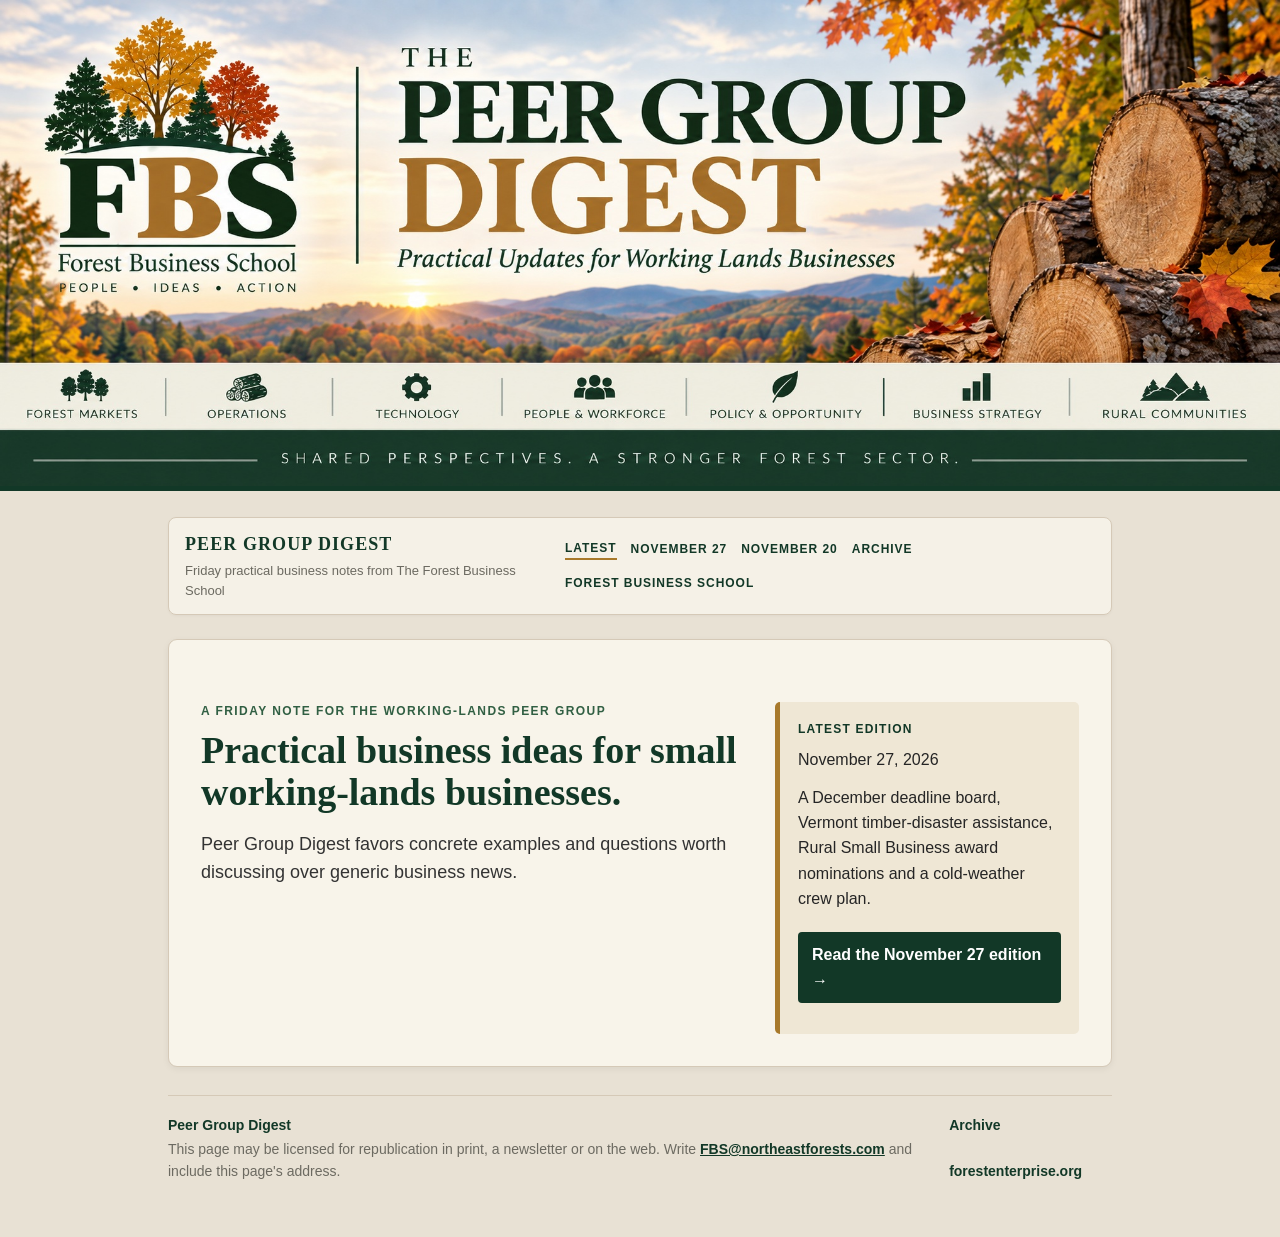
<file: index.html>
<!doctype html><html lang="en"><head><meta charset="utf-8"><meta name="viewport" content="width=device-width, initial-scale=1"><title>Peer Group Digest — The Forest Business School</title><meta name="description" content="A Friday practical business digest for Forest Business School peer group members."><link rel="canonical" href="https://peer.vtfbs.com/"><meta name="theme-color" content="#123827"><link rel="stylesheet" href="/assets/styles.css?v=20260911b"></head><body><div class="image-masthead"><img src="/assets/peer-header.jpg?v=20260911" alt="The Peer Group Digest — Forest Business School"></div><div class="page-shell"><header class="site-header"><div class="brand-block"><a class="brand" href="/">Peer Group Digest</a><p class="tagline">Friday practical business notes from The Forest Business School</p></div><nav class="site-nav"><a class="active" href="/">Latest</a><a href="/2026/11/27/">November 27</a><a href="/2026/11/20/">November 20</a><a href="/archive/">Archive</a><a href="https://www.forestenterprise.org">Forest Business School</a></nav></header><main><section class="intro-grid"><div class="intro-copy"><p class="eyebrow">A Friday note for the working-lands peer group</p><h1>Practical business ideas for small working-lands businesses.</h1><p class="dek">Peer Group Digest favors concrete examples and questions worth discussing over generic business news.</p></div><aside class="briefing-note"><p class="briefing-label">Latest edition</p><p>November 27, 2026</p><p>A December deadline board, Vermont timber-disaster assistance, Rural Small Business award nominations and a cold-weather crew plan.</p><p><a class="button-link" href="/2026/11/27/">Read the November 27 edition →</a></p></aside></section></main><footer class="site-footer"><div><p class="footer-title">Peer Group Digest</p><p>This page may be licensed for republication in print, a newsletter or on the web. Write <a href="mailto:FBS@northeastforests.com">FBS@northeastforests.com</a> and include this page's address.</p></div><div class="footer-links"><a href="/archive/">Archive</a><a href="https://www.forestenterprise.org">forestenterprise.org</a></div></footer></div></body></html>
</file>
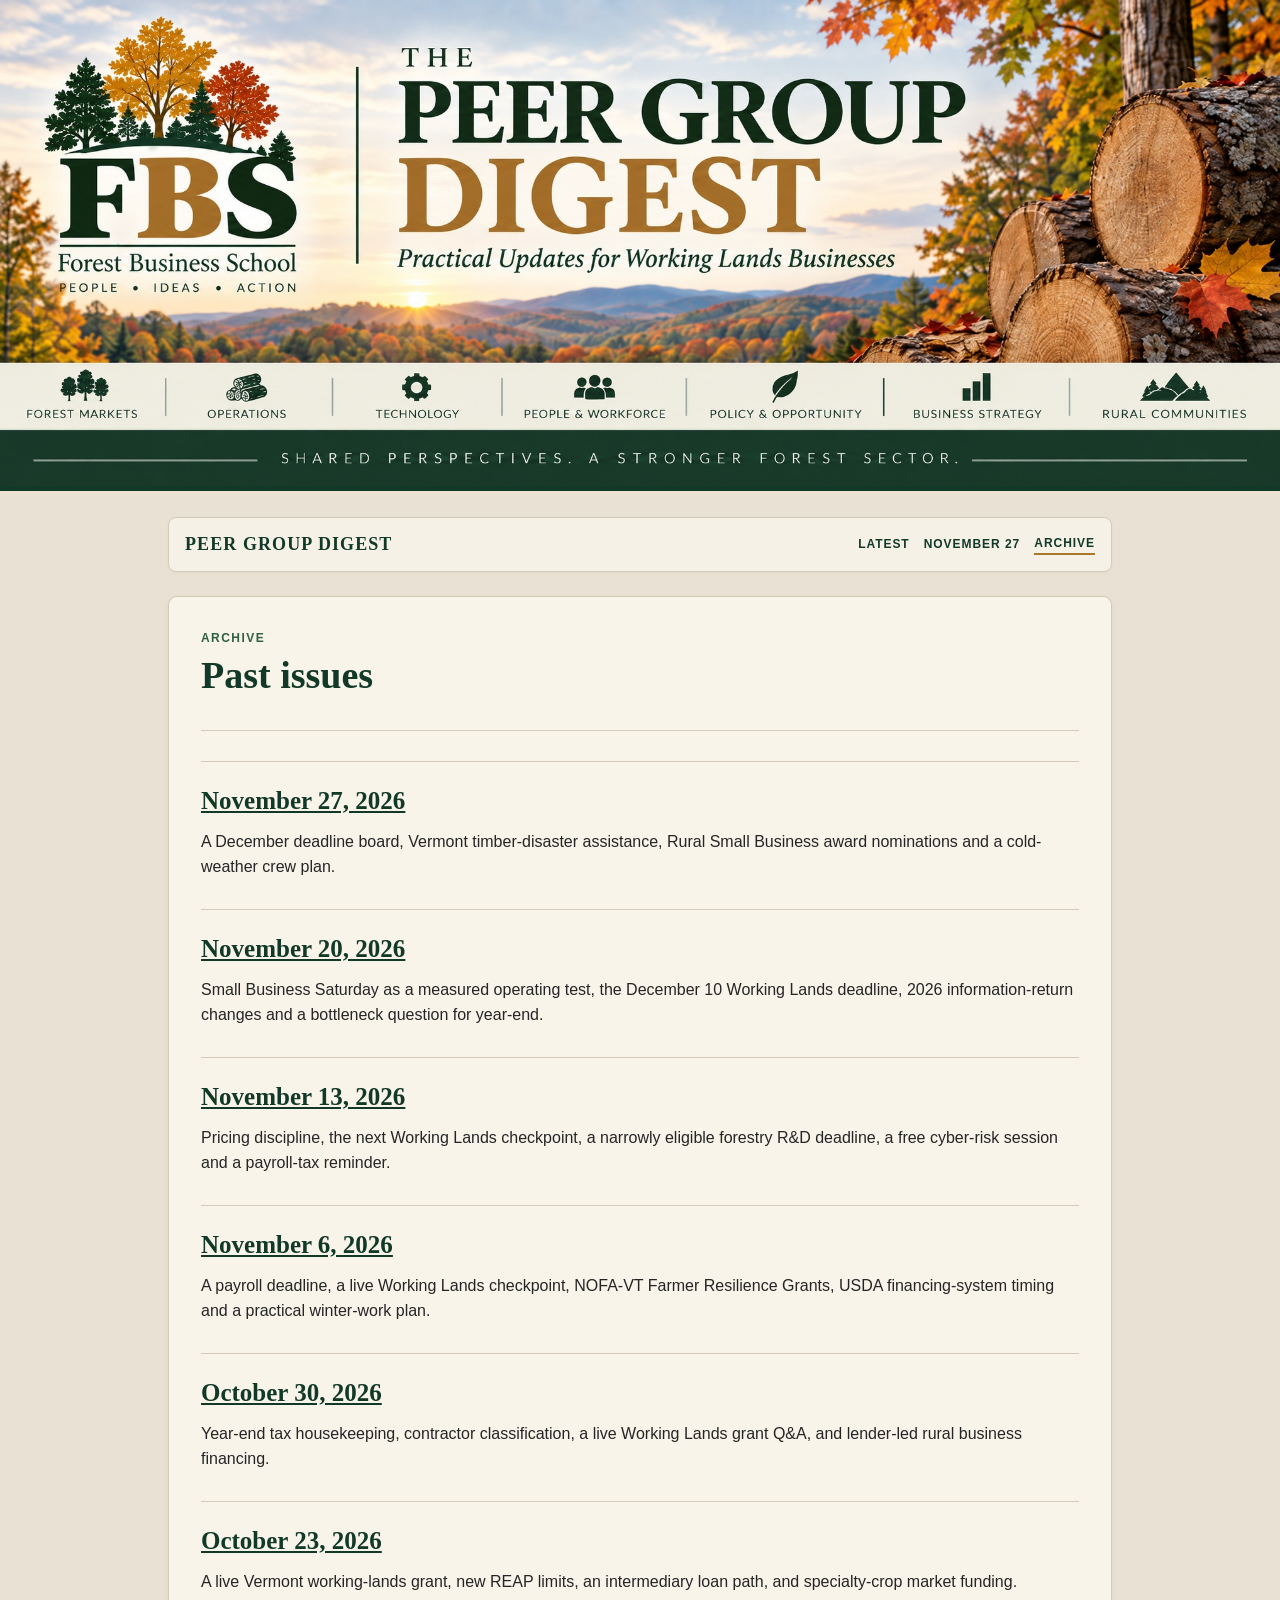
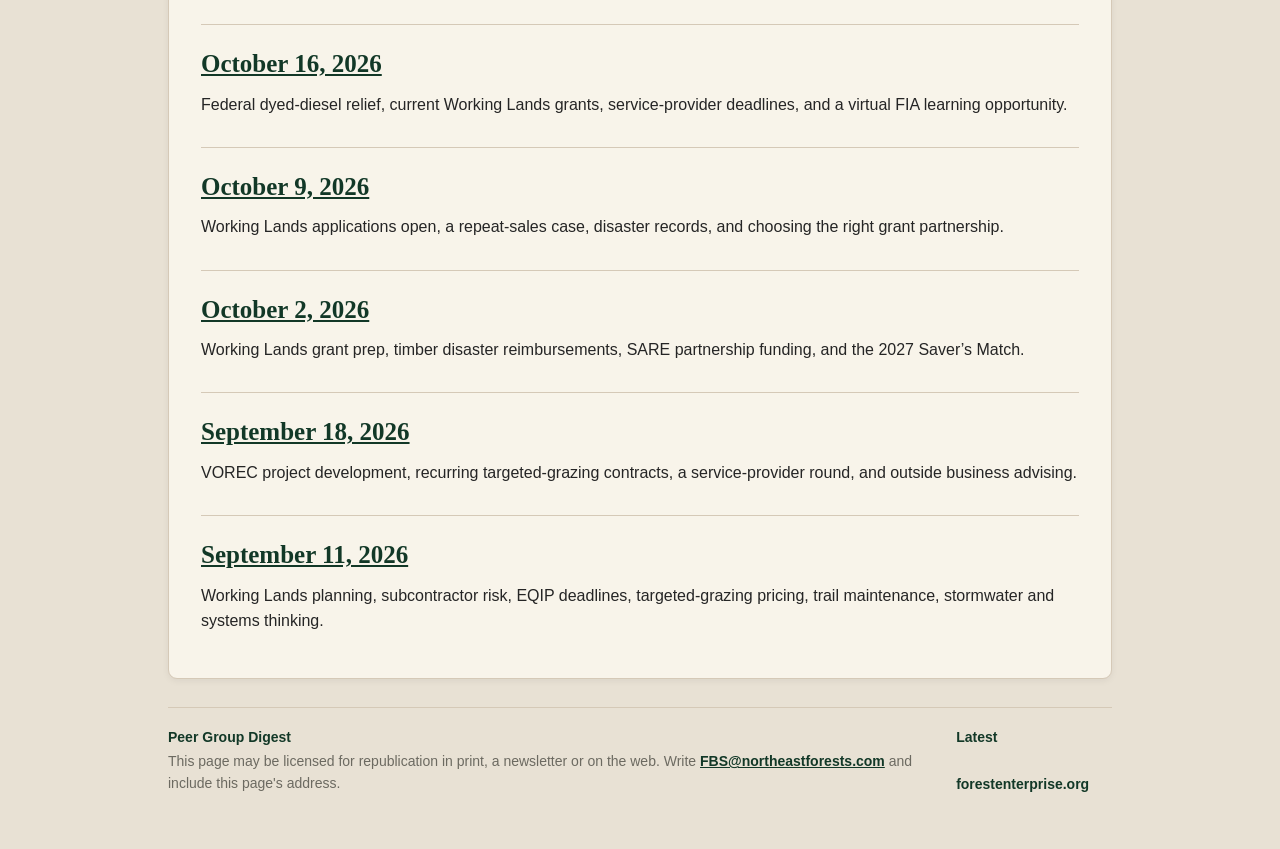
<file: archive/index.html>
<!doctype html><html lang="en"><head><meta charset="utf-8"><meta name="viewport" content="width=device-width, initial-scale=1"><title>Archive — Peer Group Digest</title><meta name="description" content="Archive of Peer Group Digest issues."><link rel="canonical" href="https://peer.vtfbs.com/archive/"><meta name="theme-color" content="#123827"><link rel="stylesheet" href="/assets/styles.css?v=20260911b"></head><body><div class="image-masthead"><a href="/"><img src="/assets/peer-header.jpg?v=20260911" alt="The Peer Group Digest — Forest Business School"></a></div><div class="page-shell"><header class="site-header"><div class="brand-block"><a class="brand" href="/">Peer Group Digest</a></div><nav class="site-nav"><a href="/">Latest</a><a href="/2026/11/27/">November 27</a><a class="active" href="/archive/">Archive</a></nav></header><main><section class="edition-header"><p class="section-kicker">Archive</p><h1>Past issues</h1></section><section class="item"><h2><a href="/2026/11/27/">November 27, 2026</a></h2><p>A December deadline board, Vermont timber-disaster assistance, Rural Small Business award nominations and a cold-weather crew plan.</p></section><section class="item"><h2><a href="/2026/11/20/">November 20, 2026</a></h2><p>Small Business Saturday as a measured operating test, the December 10 Working Lands deadline, 2026 information-return changes and a bottleneck question for year-end.</p></section><section class="item"><h2><a href="/2026/11/13/">November 13, 2026</a></h2><p>Pricing discipline, the next Working Lands checkpoint, a narrowly eligible forestry R&amp;D deadline, a free cyber-risk session and a payroll-tax reminder.</p></section><section class="item"><h2><a href="/2026/11/06/">November 6, 2026</a></h2><p>A payroll deadline, a live Working Lands checkpoint, NOFA-VT Farmer Resilience Grants, USDA financing-system timing and a practical winter-work plan.</p></section><section class="item"><h2><a href="/2026/10/30/">October 30, 2026</a></h2><p>Year-end tax housekeeping, contractor classification, a live Working Lands grant Q&amp;A, and lender-led rural business financing.</p></section><section class="item"><h2><a href="/2026/10/23/">October 23, 2026</a></h2><p>A live Vermont working-lands grant, new REAP limits, an intermediary loan path, and specialty-crop market funding.</p></section><section class="item"><h2><a href="/2026/10/16/">October 16, 2026</a></h2><p>Federal dyed-diesel relief, current Working Lands grants, service-provider deadlines, and a virtual FIA learning opportunity.</p></section><section class="item"><h2><a href="/2026/10/09/">October 9, 2026</a></h2><p>Working Lands applications open, a repeat-sales case, disaster records, and choosing the right grant partnership.</p></section><section class="item"><h2><a href="/2026/10/02/">October 2, 2026</a></h2><p>Working Lands grant prep, timber disaster reimbursements, SARE partnership funding, and the 2027 Saver’s Match.</p></section><section class="item"><h2><a href="/2026/09/18/">September 18, 2026</a></h2><p>VOREC project development, recurring targeted-grazing contracts, a service-provider round, and outside business advising.</p></section><section class="item"><h2><a href="/2026/09/11/">September 11, 2026</a></h2><p>Working Lands planning, subcontractor risk, EQIP deadlines, targeted-grazing pricing, trail maintenance, stormwater and systems thinking.</p></section></main><footer class="site-footer"><div><p class="footer-title">Peer Group Digest</p><p>This page may be licensed for republication in print, a newsletter or on the web. Write <a href="mailto:FBS@northeastforests.com">FBS@northeastforests.com</a> and include this page's address.</p></div><div class="footer-links"><a href="/">Latest</a><a href="https://www.forestenterprise.org">forestenterprise.org</a></div></footer></div></body></html>
</file>
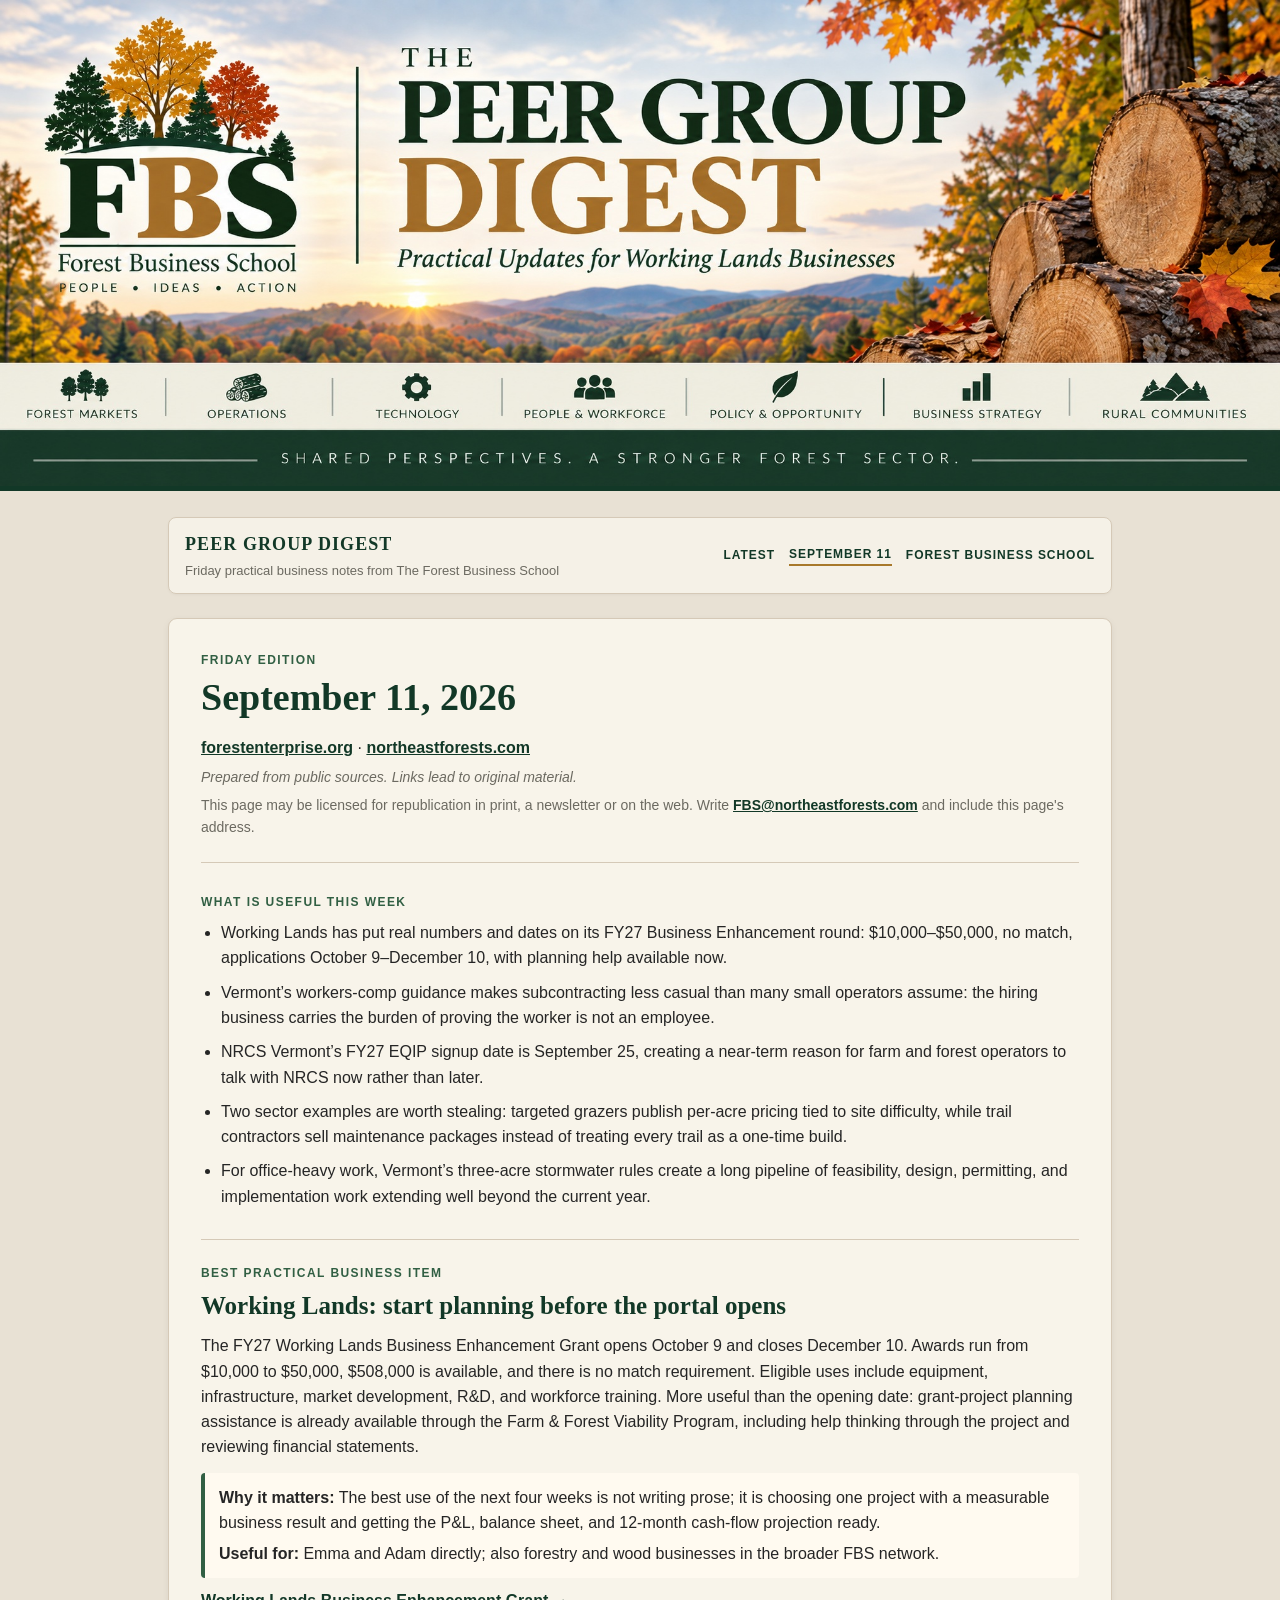
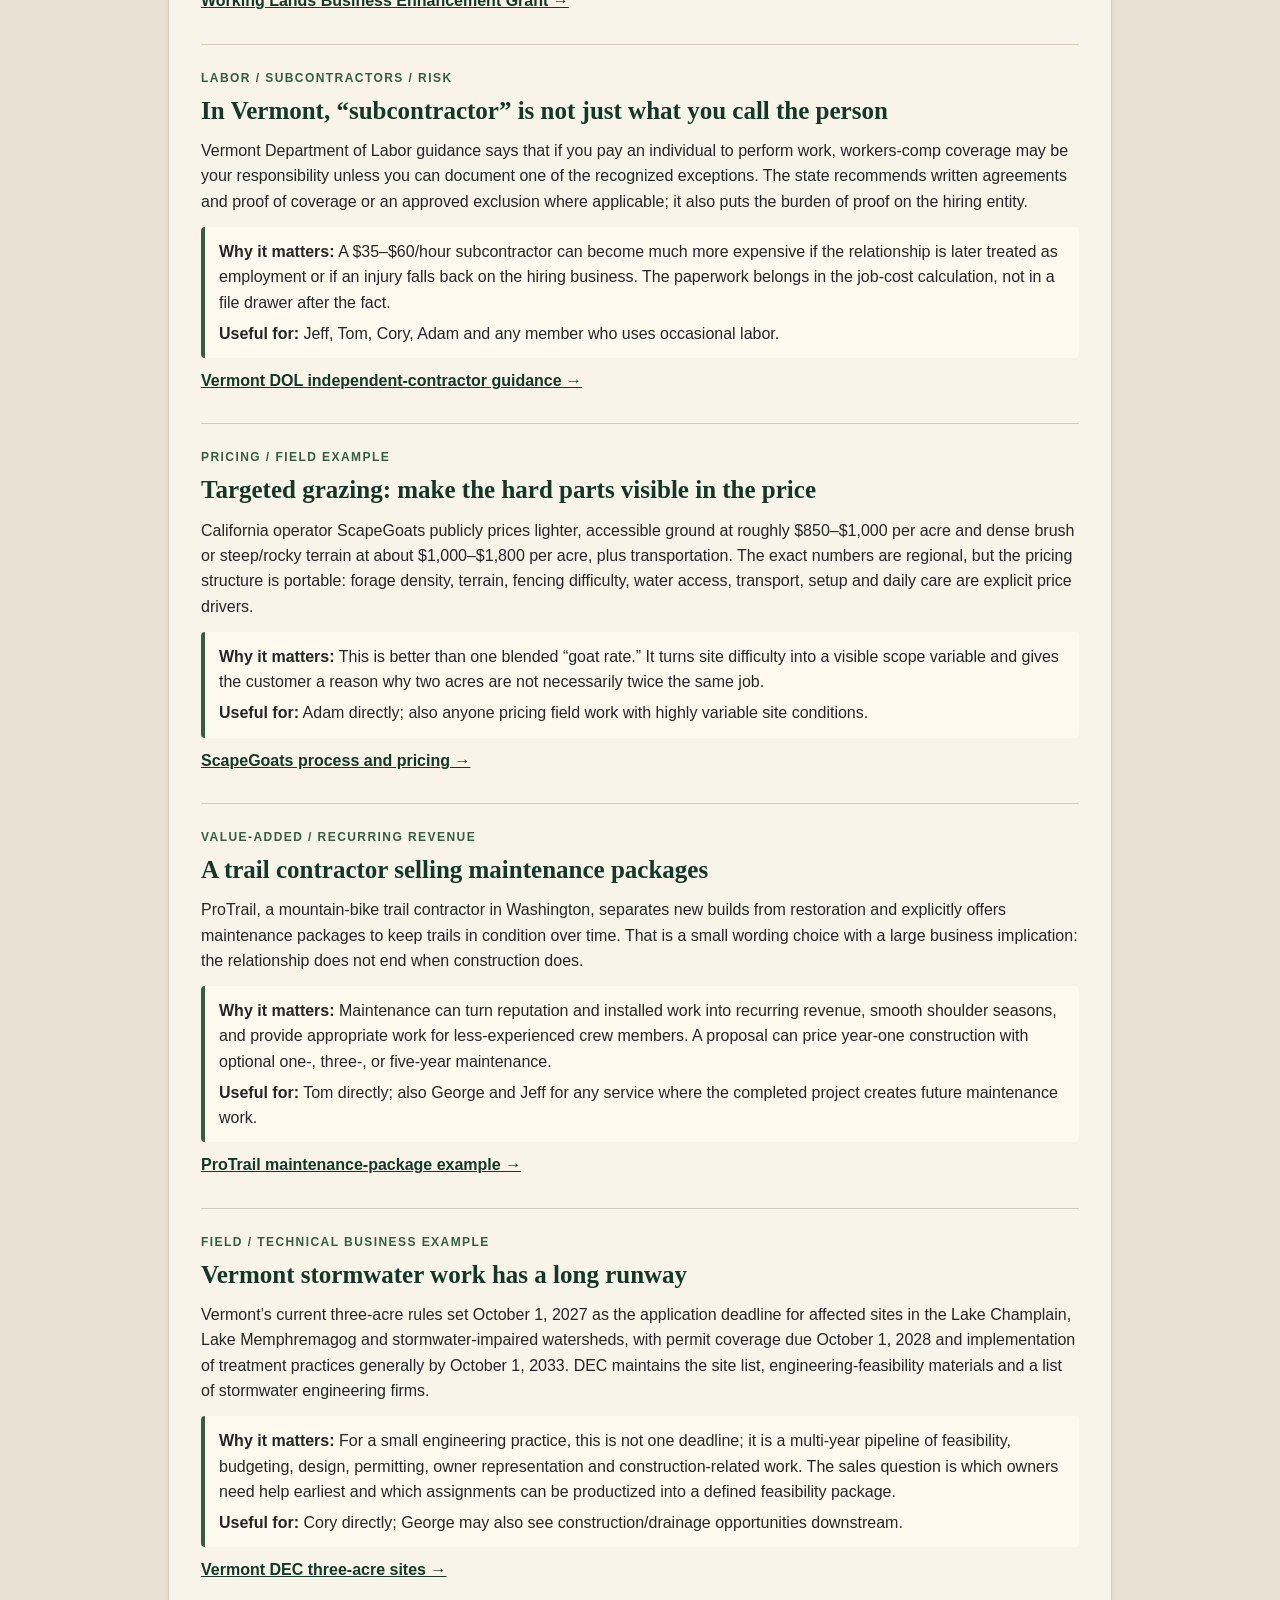
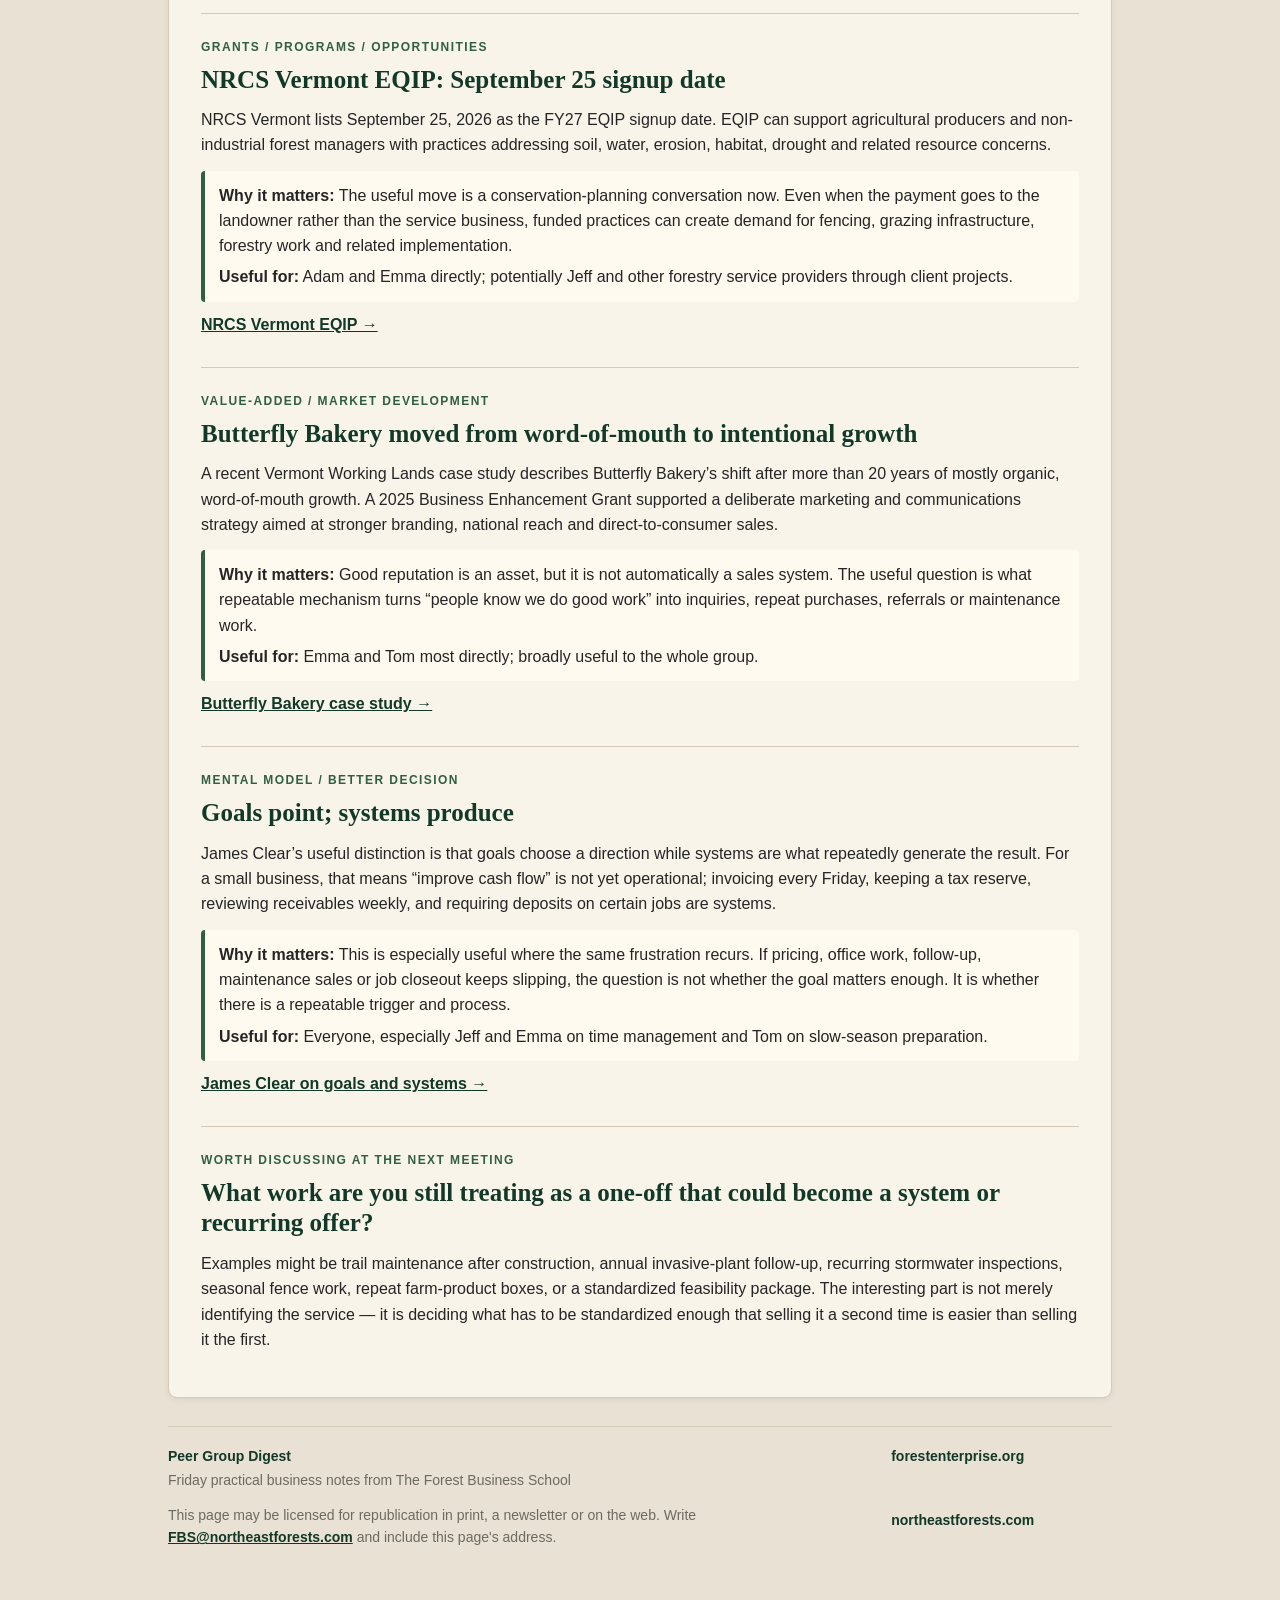
<file: 2026/09/11/index.html>
<!doctype html>
<html lang="en">
<head>
<meta charset="utf-8">
<meta name="viewport" content="width=device-width, initial-scale=1">
<title>Peer Group Digest — September 11, 2026</title>
<meta name="description" content="Practical Friday business notes for the Forest Business School peer group: grants, subcontractor risk, pricing, recurring revenue, stormwater work, systems, and more.">
<link rel="canonical" href="https://peer.vtfbs.com/2026/09/11/">
<meta property="og:type" content="article">
<meta property="og:title" content="Peer Group Digest — September 11, 2026">
<meta property="og:description" content="Practical business ideas for working-lands small businesses.">
<meta property="og:url" content="https://peer.vtfbs.com/2026/09/11/">
<meta property="og:image" content="https://peer.vtfbs.com/assets/peer-header.jpg">
<meta name="twitter:card" content="summary_large_image">
<meta name="twitter:image" content="https://peer.vtfbs.com/assets/peer-header.jpg">
<meta name="theme-color" content="#123827">
<link rel="stylesheet" href="/assets/styles.css?v=20260911b">
</head>
<body>
<div class="image-masthead"><a href="/"><img src="/assets/peer-header.jpg?v=20260911" alt="The Peer Group Digest — Forest Business School"></a></div>
<div class="page-shell">
<header class="site-header">
  <div class="brand-block"><a class="brand" href="/">Peer Group Digest</a><p class="tagline">Friday practical business notes from The Forest Business School</p></div>
  <nav class="site-nav" aria-label="Primary navigation"><a href="/">Latest</a><a class="active" href="/2026/09/11/">September 11</a><a href="https://www.forestenterprise.org">Forest Business School</a></nav>
</header>
<main>
<section class="edition-header"><p class="section-kicker">Friday edition</p><h1>September 11, 2026</h1><p><a href="https://www.forestenterprise.org">forestenterprise.org</a> · <a href="https://www.northeastforests.com">northeastforests.com</a></p><p class="source-note"><em>Prepared from public sources. Links lead to original material.</em></p><p class="source-note">This page may be licensed for republication in print, a newsletter or on the web. Write <a href="mailto:FBS@northeastforests.com">FBS@northeastforests.com</a> and include this page's address.</p></section>
<section><p class="section-kicker">What is useful this week</p><ul class="morning-list">
<li>Working Lands has put real numbers and dates on its FY27 Business Enhancement round: $10,000–$50,000, no match, applications October 9–December 10, with planning help available now.</li>
<li>Vermont’s workers-comp guidance makes subcontracting less casual than many small operators assume: the hiring business carries the burden of proving the worker is not an employee.</li>
<li>NRCS Vermont’s FY27 EQIP signup date is September 25, creating a near-term reason for farm and forest operators to talk with NRCS now rather than later.</li>
<li>Two sector examples are worth stealing: targeted grazers publish per-acre pricing tied to site difficulty, while trail contractors sell maintenance packages instead of treating every trail as a one-time build.</li>
<li>For office-heavy work, Vermont’s three-acre stormwater rules create a long pipeline of feasibility, design, permitting, and implementation work extending well beyond the current year.</li>
</ul></section>
<section class="item"><p class="section-kicker">Best Practical Business Item</p><h2>Working Lands: start planning before the portal opens</h2>
<p>The FY27 Working Lands Business Enhancement Grant opens October 9 and closes December 10. Awards run from $10,000 to $50,000, $508,000 is available, and there is no match requirement. Eligible uses include equipment, infrastructure, market development, R&amp;D, and workforce training. More useful than the opening date: grant-project planning assistance is already available through the Farm &amp; Forest Viability Program, including help thinking through the project and reviewing financial statements.</p>
<div class="note"><p><strong>Why it matters:</strong> The best use of the next four weeks is not writing prose; it is choosing one project with a measurable business result and getting the P&amp;L, balance sheet, and 12-month cash-flow projection ready.</p><p><strong>Useful for:</strong> Emma and Adam directly; also forestry and wood businesses in the broader FBS network.</p></div>
<p><a href="https://workinglands.vermont.gov/grant-contract-opportunities/business-enhancement-grant">Working Lands Business Enhancement Grant →</a></p></section>
<section class="item"><p class="section-kicker">Labor / Subcontractors / Risk</p><h2>In Vermont, “subcontractor” is not just what you call the person</h2>
<p>Vermont Department of Labor guidance says that if you pay an individual to perform work, workers-comp coverage may be your responsibility unless you can document one of the recognized exceptions. The state recommends written agreements and proof of coverage or an approved exclusion where applicable; it also puts the burden of proof on the hiring entity.</p>
<div class="note"><p><strong>Why it matters:</strong> A $35–$60/hour subcontractor can become much more expensive if the relationship is later treated as employment or if an injury falls back on the hiring business. The paperwork belongs in the job-cost calculation, not in a file drawer after the fact.</p><p><strong>Useful for:</strong> Jeff, Tom, Cory, Adam and any member who uses occasional labor.</p></div>
<p><a href="https://labor.vermont.gov/document/best-practices-when-hiring-independent-contractor">Vermont DOL independent-contractor guidance →</a></p></section>
<section class="item"><p class="section-kicker">Pricing / Field Example</p><h2>Targeted grazing: make the hard parts visible in the price</h2><p>California operator ScapeGoats publicly prices lighter, accessible ground at roughly $850–$1,000 per acre and dense brush or steep/rocky terrain at about $1,000–$1,800 per acre, plus transportation. The exact numbers are regional, but the pricing structure is portable: forage density, terrain, fencing difficulty, water access, transport, setup and daily care are explicit price drivers.</p>
<div class="note"><p><strong>Why it matters:</strong> This is better than one blended “goat rate.” It turns site difficulty into a visible scope variable and gives the customer a reason why two acres are not necessarily twice the same job.</p><p><strong>Useful for:</strong> Adam directly; also anyone pricing field work with highly variable site conditions.</p></div>
<p><a href="https://www.scapegoats.net/services">ScapeGoats process and pricing →</a></p></section>
<section class="item"><p class="section-kicker">Value-Added / Recurring Revenue</p><h2>A trail contractor selling maintenance packages</h2><p>ProTrail, a mountain-bike trail contractor in Washington, separates new builds from restoration and explicitly offers maintenance packages to keep trails in condition over time. That is a small wording choice with a large business implication: the relationship does not end when construction does.</p>
<div class="note"><p><strong>Why it matters:</strong> Maintenance can turn reputation and installed work into recurring revenue, smooth shoulder seasons, and provide appropriate work for less-experienced crew members. A proposal can price year-one construction with optional one-, three-, or five-year maintenance.</p><p><strong>Useful for:</strong> Tom directly; also George and Jeff for any service where the completed project creates future maintenance work.</p></div>
<p><a href="https://pro-trail.com/">ProTrail maintenance-package example →</a></p></section>
<section class="item"><p class="section-kicker">Field / Technical Business Example</p><h2>Vermont stormwater work has a long runway</h2><p>Vermont’s current three-acre rules set October 1, 2027 as the application deadline for affected sites in the Lake Champlain, Lake Memphremagog and stormwater-impaired watersheds, with permit coverage due October 1, 2028 and implementation of treatment practices generally by October 1, 2033. DEC maintains the site list, engineering-feasibility materials and a list of stormwater engineering firms.</p>
<div class="note"><p><strong>Why it matters:</strong> For a small engineering practice, this is not one deadline; it is a multi-year pipeline of feasibility, budgeting, design, permitting, owner representation and construction-related work. The sales question is which owners need help earliest and which assignments can be productized into a defined feasibility package.</p><p><strong>Useful for:</strong> Cory directly; George may also see construction/drainage opportunities downstream.</p></div>
<p><a href="https://dec.vermont.gov/three-acre-sites">Vermont DEC three-acre sites →</a></p></section>
<section class="item"><p class="section-kicker">Grants / Programs / Opportunities</p><h2>NRCS Vermont EQIP: September 25 signup date</h2><p>NRCS Vermont lists September 25, 2026 as the FY27 EQIP signup date. EQIP can support agricultural producers and non-industrial forest managers with practices addressing soil, water, erosion, habitat, drought and related resource concerns.</p>
<div class="note"><p><strong>Why it matters:</strong> The useful move is a conservation-planning conversation now. Even when the payment goes to the landowner rather than the service business, funded practices can create demand for fencing, grazing infrastructure, forestry work and related implementation.</p><p><strong>Useful for:</strong> Adam and Emma directly; potentially Jeff and other forestry service providers through client projects.</p></div>
<p><a href="https://www.nrcs.usda.gov/programs-initiatives/environmental-quality-incentives-program/vermont/vermont-environmental-quality">NRCS Vermont EQIP →</a></p></section>
<section class="item"><p class="section-kicker">Value-Added / Market Development</p><h2>Butterfly Bakery moved from word-of-mouth to intentional growth</h2><p>A recent Vermont Working Lands case study describes Butterfly Bakery’s shift after more than 20 years of mostly organic, word-of-mouth growth. A 2025 Business Enhancement Grant supported a deliberate marketing and communications strategy aimed at stronger branding, national reach and direct-to-consumer sales.</p>
<div class="note"><p><strong>Why it matters:</strong> Good reputation is an asset, but it is not automatically a sales system. The useful question is what repeatable mechanism turns “people know we do good work” into inquiries, repeat purchases, referrals or maintenance work.</p><p><strong>Useful for:</strong> Emma and Tom most directly; broadly useful to the whole group.</p></div>
<p><a href="https://agriculture.vermont.gov/butterfly-bakery-vermont-growing-markets-vermont-farms">Butterfly Bakery case study →</a></p></section>
<section class="item"><p class="section-kicker">Mental Model / Better Decision</p><h2>Goals point; systems produce</h2><p>James Clear’s useful distinction is that goals choose a direction while systems are what repeatedly generate the result. For a small business, that means “improve cash flow” is not yet operational; invoicing every Friday, keeping a tax reserve, reviewing receivables weekly, and requiring deposits on certain jobs are systems.</p>
<div class="note"><p><strong>Why it matters:</strong> This is especially useful where the same frustration recurs. If pricing, office work, follow-up, maintenance sales or job closeout keeps slipping, the question is not whether the goal matters enough. It is whether there is a repeatable trigger and process.</p><p><strong>Useful for:</strong> Everyone, especially Jeff and Emma on time management and Tom on slow-season preparation.</p></div>
<p><a href="https://jamesclear.com/goals-systems">James Clear on goals and systems →</a></p></section>
<section class="item"><p class="section-kicker">Worth Discussing at the Next Meeting</p><h2>What work are you still treating as a one-off that could become a system or recurring offer?</h2><p>Examples might be trail maintenance after construction, annual invasive-plant follow-up, recurring stormwater inspections, seasonal fence work, repeat farm-product boxes, or a standardized feasibility package. The interesting part is not merely identifying the service — it is deciding what has to be standardized enough that selling it a second time is easier than selling it the first.</p></section>
</main>
<footer class="site-footer"><div><p class="footer-title">Peer Group Digest</p><p>Friday practical business notes from The Forest Business School</p><p>This page may be licensed for republication in print, a newsletter or on the web. Write <a href="mailto:FBS@northeastforests.com">FBS@northeastforests.com</a> and include this page's address.</p></div><div class="footer-links"><a href="https://www.forestenterprise.org">forestenterprise.org</a><a href="https://www.northeastforests.com">northeastforests.com</a></div></footer>
</div>
</body>
</html>
</file>
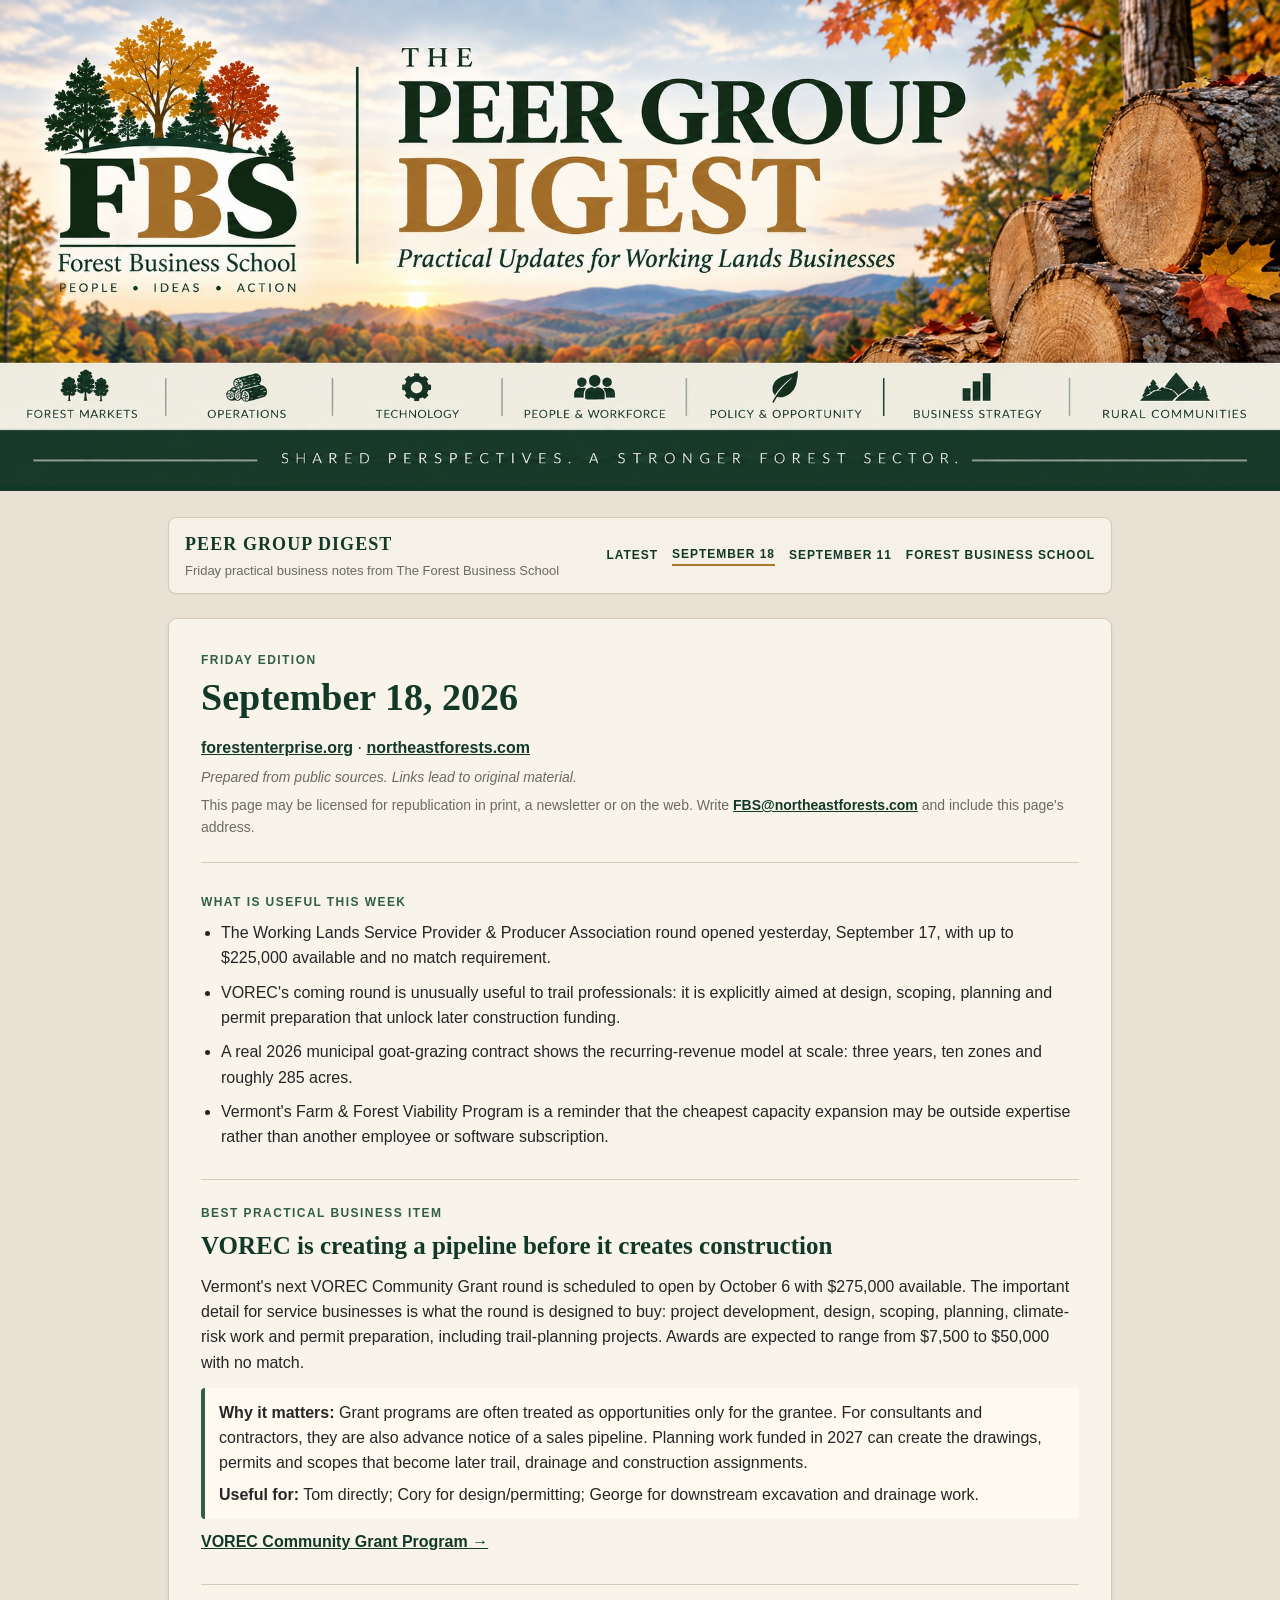
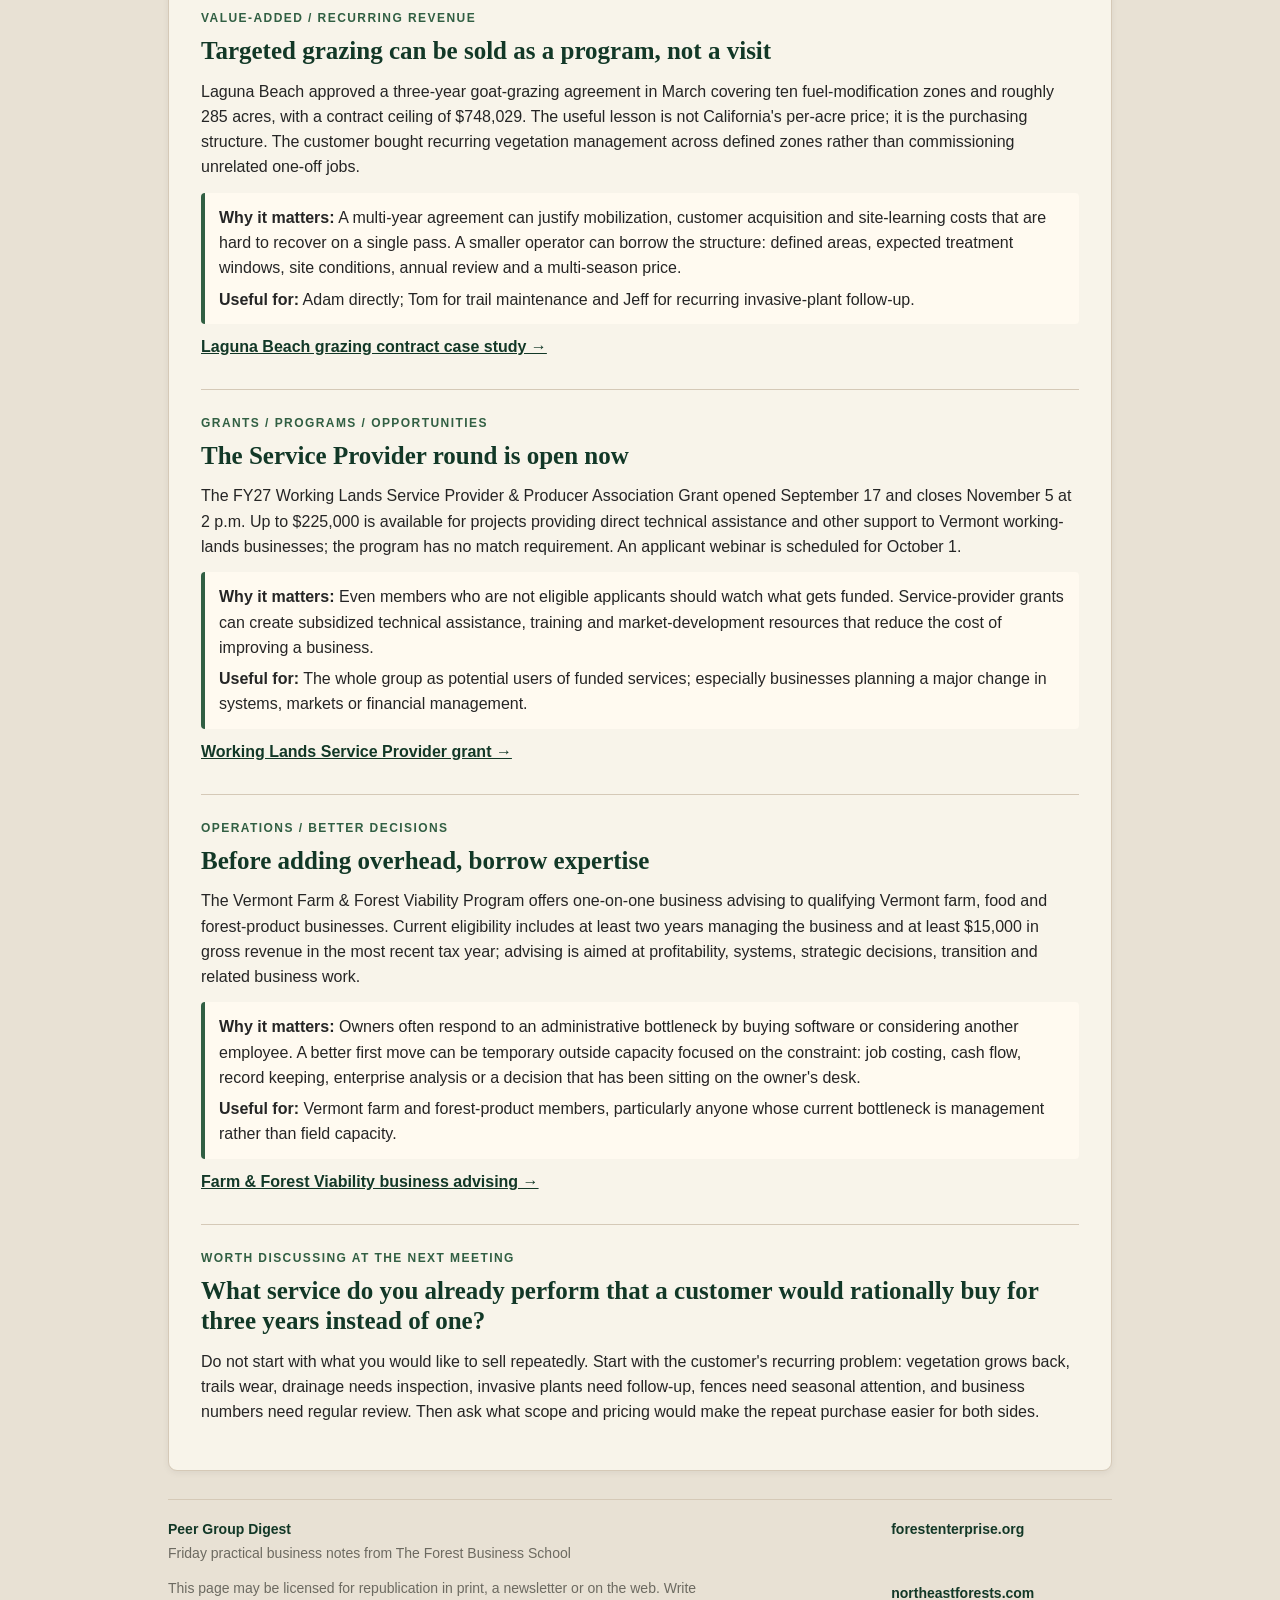
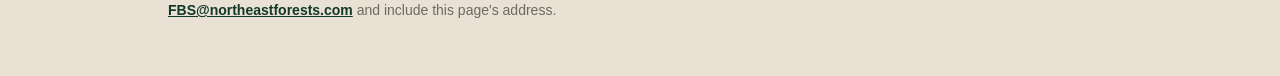
<file: 2026/09/18/index.html>
<!doctype html>
<html lang="en">
<head>
<meta charset="utf-8"><meta name="viewport" content="width=device-width, initial-scale=1">
<title>Peer Group Digest — September 18, 2026</title>
<meta name="description" content="Practical Friday business notes for the Forest Business School peer group.">
<link rel="canonical" href="https://peer.vtfbs.com/2026/09/18/">
<meta property="og:type" content="article"><meta property="og:title" content="Peer Group Digest — September 18, 2026"><meta property="og:description" content="Grant timing, trail-project pipeline, recurring grazing contracts, and business advising for working-lands businesses."><meta property="og:url" content="https://peer.vtfbs.com/2026/09/18/"><meta property="og:image" content="https://peer.vtfbs.com/assets/peer-header.jpg"><meta name="twitter:card" content="summary_large_image"><meta name="twitter:image" content="https://peer.vtfbs.com/assets/peer-header.jpg"><meta name="theme-color" content="#123827"><link rel="stylesheet" href="/assets/styles.css?v=20260911b">
</head><body>
<div class="image-masthead"><a href="/"><img src="/assets/peer-header.jpg?v=20260911" alt="The Peer Group Digest — Forest Business School"></a></div>
<div class="page-shell"><header class="site-header"><div class="brand-block"><a class="brand" href="/">Peer Group Digest</a><p class="tagline">Friday practical business notes from The Forest Business School</p></div><nav class="site-nav" aria-label="Primary navigation"><a href="/">Latest</a><a class="active" href="/2026/09/18/">September 18</a><a href="/2026/09/11/">September 11</a><a href="https://www.forestenterprise.org">Forest Business School</a></nav></header>
<main>
<section class="edition-header"><p class="section-kicker">Friday edition</p><h1>September 18, 2026</h1><p><a href="https://www.forestenterprise.org">forestenterprise.org</a> · <a href="https://www.northeastforests.com">northeastforests.com</a></p><p class="source-note"><em>Prepared from public sources. Links lead to original material.</em></p><p class="source-note">This page may be licensed for republication in print, a newsletter or on the web. Write <a href="mailto:FBS@northeastforests.com">FBS@northeastforests.com</a> and include this page's address.</p></section>
<section><p class="section-kicker">What is useful this week</p><ul class="morning-list"><li>The Working Lands Service Provider &amp; Producer Association round opened yesterday, September 17, with up to $225,000 available and no match requirement.</li><li>VOREC's coming round is unusually useful to trail professionals: it is explicitly aimed at design, scoping, planning and permit preparation that unlock later construction funding.</li><li>A real 2026 municipal goat-grazing contract shows the recurring-revenue model at scale: three years, ten zones and roughly 285 acres.</li><li>Vermont's Farm &amp; Forest Viability Program is a reminder that the cheapest capacity expansion may be outside expertise rather than another employee or software subscription.</li></ul></section>
<section class="item"><p class="section-kicker">Best Practical Business Item</p><h2>VOREC is creating a pipeline before it creates construction</h2><p>Vermont's next VOREC Community Grant round is scheduled to open by October 6 with $275,000 available. The important detail for service businesses is what the round is designed to buy: project development, design, scoping, planning, climate-risk work and permit preparation, including trail-planning projects. Awards are expected to range from $7,500 to $50,000 with no match.</p><div class="note"><p><strong>Why it matters:</strong> Grant programs are often treated as opportunities only for the grantee. For consultants and contractors, they are also advance notice of a sales pipeline. Planning work funded in 2027 can create the drawings, permits and scopes that become later trail, drainage and construction assignments.</p><p><strong>Useful for:</strong> Tom directly; Cory for design/permitting; George for downstream excavation and drainage work.</p></div><p><a href="https://fpr.vermont.gov/recreation/recreation-grants/vorec-community-grant-program">VOREC Community Grant Program →</a></p></section>
<section class="item"><p class="section-kicker">Value-Added / Recurring Revenue</p><h2>Targeted grazing can be sold as a program, not a visit</h2><p>Laguna Beach approved a three-year goat-grazing agreement in March covering ten fuel-modification zones and roughly 285 acres, with a contract ceiling of $748,029. The useful lesson is not California's per-acre price; it is the purchasing structure. The customer bought recurring vegetation management across defined zones rather than commissioning unrelated one-off jobs.</p><div class="note"><p><strong>Why it matters:</strong> A multi-year agreement can justify mobilization, customer acquisition and site-learning costs that are hard to recover on a single pass. A smaller operator can borrow the structure: defined areas, expected treatment windows, site conditions, annual review and a multi-season price.</p><p><strong>Useful for:</strong> Adam directly; Tom for trail maintenance and Jeff for recurring invasive-plant follow-up.</p></div><p><a href="https://www.rentagoat.com/insights/laguna-beach-goat-grazing-contract-2026/">Laguna Beach grazing contract case study →</a></p></section>
<section class="item"><p class="section-kicker">Grants / Programs / Opportunities</p><h2>The Service Provider round is open now</h2><p>The FY27 Working Lands Service Provider &amp; Producer Association Grant opened September 17 and closes November 5 at 2 p.m. Up to $225,000 is available for projects providing direct technical assistance and other support to Vermont working-lands businesses; the program has no match requirement. An applicant webinar is scheduled for October 1.</p><div class="note"><p><strong>Why it matters:</strong> Even members who are not eligible applicants should watch what gets funded. Service-provider grants can create subsidized technical assistance, training and market-development resources that reduce the cost of improving a business.</p><p><strong>Useful for:</strong> The whole group as potential users of funded services; especially businesses planning a major change in systems, markets or financial management.</p></div><p><a href="https://workinglands.vermont.gov/grant-contract-opportunities/service-provider-producer-association-grant">Working Lands Service Provider grant →</a></p></section>
<section class="item"><p class="section-kicker">Operations / Better Decisions</p><h2>Before adding overhead, borrow expertise</h2><p>The Vermont Farm &amp; Forest Viability Program offers one-on-one business advising to qualifying Vermont farm, food and forest-product businesses. Current eligibility includes at least two years managing the business and at least $15,000 in gross revenue in the most recent tax year; advising is aimed at profitability, systems, strategic decisions, transition and related business work.</p><div class="note"><p><strong>Why it matters:</strong> Owners often respond to an administrative bottleneck by buying software or considering another employee. A better first move can be temporary outside capacity focused on the constraint: job costing, cash flow, record keeping, enterprise analysis or a decision that has been sitting on the owner's desk.</p><p><strong>Useful for:</strong> Vermont farm and forest-product members, particularly anyone whose current bottleneck is management rather than field capacity.</p></div><p><a href="https://vhcb.org/farm-forest-viability/business-advising/">Farm &amp; Forest Viability business advising →</a></p></section>
<section class="item"><p class="section-kicker">Worth Discussing at the Next Meeting</p><h2>What service do you already perform that a customer would rationally buy for three years instead of one?</h2><p>Do not start with what you would like to sell repeatedly. Start with the customer's recurring problem: vegetation grows back, trails wear, drainage needs inspection, invasive plants need follow-up, fences need seasonal attention, and business numbers need regular review. Then ask what scope and pricing would make the repeat purchase easier for both sides.</p></section>
</main><footer class="site-footer"><div><p class="footer-title">Peer Group Digest</p><p>Friday practical business notes from The Forest Business School</p><p>This page may be licensed for republication in print, a newsletter or on the web. Write <a href="mailto:FBS@northeastforests.com">FBS@northeastforests.com</a> and include this page's address.</p></div><div class="footer-links"><a href="https://www.forestenterprise.org">forestenterprise.org</a><a href="https://www.northeastforests.com">northeastforests.com</a></div></footer></div></body></html>
</file>
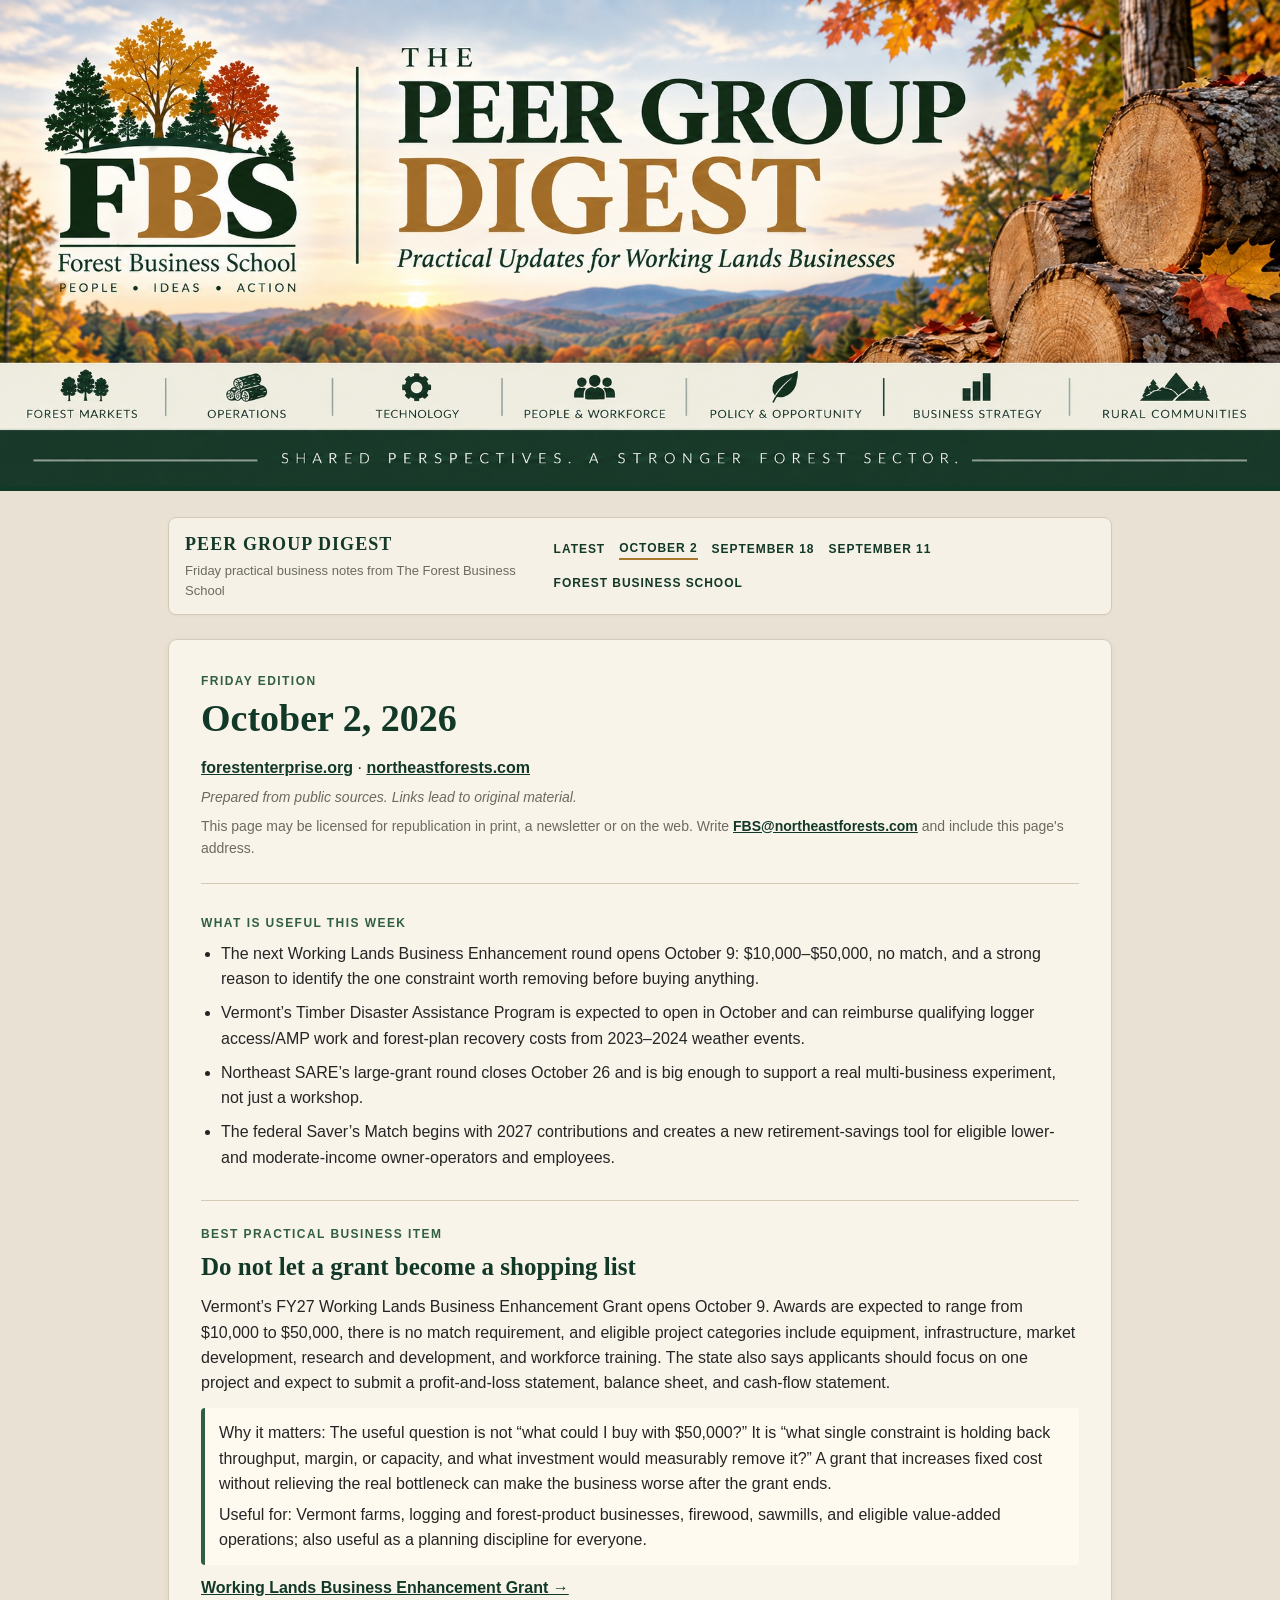
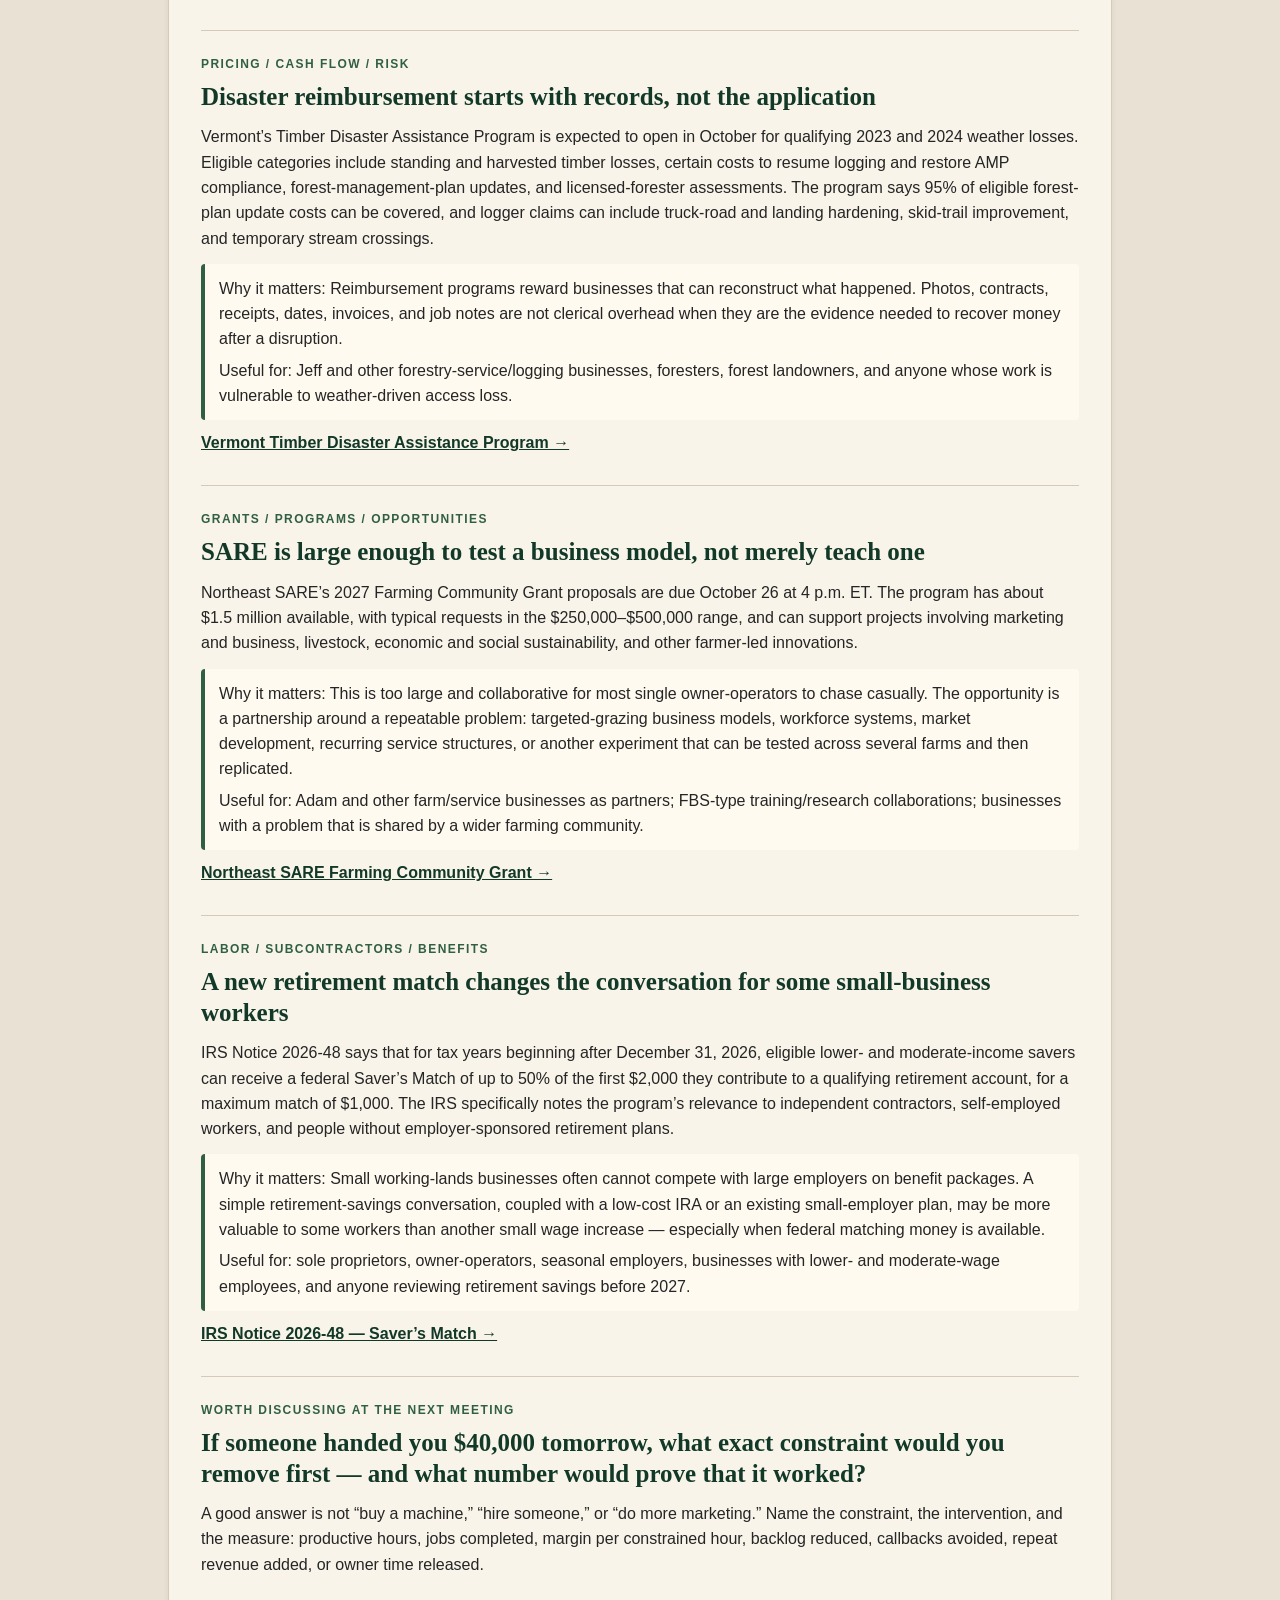
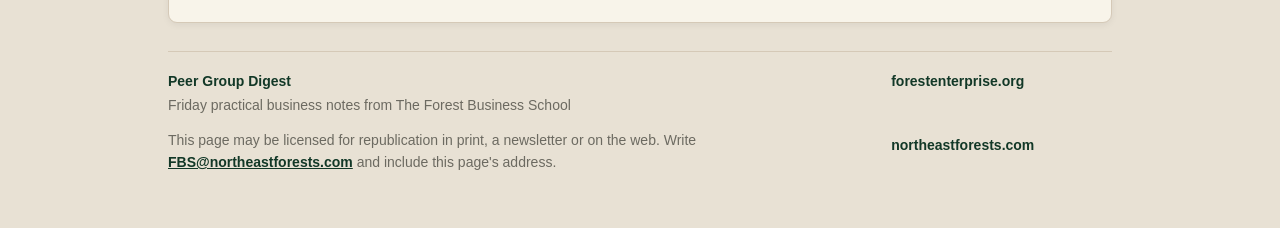
<file: 2026/10/02/index.html>
<!doctype html>
<html lang="en">
<head>
<meta charset="utf-8"><meta name="viewport" content="width=device-width, initial-scale=1">
<title>Peer Group Digest — October 2, 2026</title>
<meta name="description" content="Practical Friday business notes for the Forest Business School peer group.">
<link rel="canonical" href="https://peer.vtfbs.com/2026/10/02/">
<meta property="og:type" content="article"><meta property="og:title" content="Peer Group Digest — October 2, 2026"><meta property="og:description" content="Working Lands grant prep, timber disaster reimbursements, SARE partnership funding, and the 2027 Saver’s Match."><meta property="og:url" content="https://peer.vtfbs.com/2026/10/02/"><meta property="og:image" content="https://peer.vtfbs.com/assets/peer-header.jpg"><meta name="twitter:card" content="summary_large_image"><meta name="twitter:image" content="https://peer.vtfbs.com/assets/peer-header.jpg"><meta name="theme-color" content="#123827"><link rel="stylesheet" href="/assets/styles.css?v=20260911b">
</head><body>
<div class="image-masthead"><a href="/"><img src="/assets/peer-header.jpg?v=20260911" alt="The Peer Group Digest — Forest Business School"></a></div>
<div class="page-shell"><header class="site-header"><div class="brand-block"><a class="brand" href="/">Peer Group Digest</a><p class="tagline">Friday practical business notes from The Forest Business School</p></div><nav class="site-nav" aria-label="Primary navigation"><a href="/">Latest</a><a class="active" href="/2026/10/02/">October 2</a><a href="/2026/09/18/">September 18</a><a href="/2026/09/11/">September 11</a><a href="https://www.forestenterprise.org">Forest Business School</a></nav></header>
<main>
<section class="edition-header"><p class="section-kicker">Friday edition</p><h1>October 2, 2026</h1><p><a href="https://www.forestenterprise.org">forestenterprise.org</a> · <a href="https://www.northeastforests.com">northeastforests.com</a></p><p class="source-note"><em>Prepared from public sources. Links lead to original material.</em></p><p class="source-note">This page may be licensed for republication in print, a newsletter or on the web. Write <a href="mailto:FBS@northeastforests.com">FBS@northeastforests.com</a> and include this page's address.</p></section>
<section><p class="section-kicker">What is useful this week</p><ul class="morning-list"><li>The next Working Lands Business Enhancement round opens October 9: $10,000–$50,000, no match, and a strong reason to identify the one constraint worth removing before buying anything.</li><li>Vermont’s Timber Disaster Assistance Program is expected to open in October and can reimburse qualifying logger access/AMP work and forest-plan recovery costs from 2023–2024 weather events.</li><li>Northeast SARE’s large-grant round closes October 26 and is big enough to support a real multi-business experiment, not just a workshop.</li><li>The federal Saver’s Match begins with 2027 contributions and creates a new retirement-savings tool for eligible lower- and moderate-income owner-operators and employees.</li></ul></section>
<section class="item"><p class="section-kicker">Best Practical Business Item</p><h2>Do not let a grant become a shopping list</h2><p>Vermont’s FY27 Working Lands Business Enhancement Grant opens October 9. Awards are expected to range from $10,000 to $50,000, there is no match requirement, and eligible project categories include equipment, infrastructure, market development, research and development, and workforce training. The state also says applicants should focus on one project and expect to submit a profit-and-loss statement, balance sheet, and cash-flow statement.</p><div class="note"><p>Why it matters: The useful question is not “what could I buy with $50,000?” It is “what single constraint is holding back throughput, margin, or capacity, and what investment would measurably remove it?” A grant that increases fixed cost without relieving the real bottleneck can make the business worse after the grant ends.</p><p>Useful for: Vermont farms, logging and forest-product businesses, firewood, sawmills, and eligible value-added operations; also useful as a planning discipline for everyone.</p></div><p><a href="https://workinglands.vermont.gov/grant-contract-opportunities/business-enhancement-grant">Working Lands Business Enhancement Grant →</a></p></section>
<section class="item"><p class="section-kicker">Pricing / Cash Flow / Risk</p><h2>Disaster reimbursement starts with records, not the application</h2><p>Vermont’s Timber Disaster Assistance Program is expected to open in October for qualifying 2023 and 2024 weather losses. Eligible categories include standing and harvested timber losses, certain costs to resume logging and restore AMP compliance, forest-management-plan updates, and licensed-forester assessments. The program says 95% of eligible forest-plan update costs can be covered, and logger claims can include truck-road and landing hardening, skid-trail improvement, and temporary stream crossings.</p><div class="note"><p>Why it matters: Reimbursement programs reward businesses that can reconstruct what happened. Photos, contracts, receipts, dates, invoices, and job notes are not clerical overhead when they are the evidence needed to recover money after a disruption.</p><p>Useful for: Jeff and other forestry-service/logging businesses, foresters, forest landowners, and anyone whose work is vulnerable to weather-driven access loss.</p></div><p><a href="https://fpr.vermont.gov/forests/watershed-forestry/vermont-timber-disaster-assistance-program">Vermont Timber Disaster Assistance Program →</a></p></section>
<section class="item"><p class="section-kicker">Grants / Programs / Opportunities</p><h2>SARE is large enough to test a business model, not merely teach one</h2><p>Northeast SARE’s 2027 Farming Community Grant proposals are due October 26 at 4 p.m. ET. The program has about $1.5 million available, with typical requests in the $250,000–$500,000 range, and can support projects involving marketing and business, livestock, economic and social sustainability, and other farmer-led innovations.</p><div class="note"><p>Why it matters: This is too large and collaborative for most single owner-operators to chase casually. The opportunity is a partnership around a repeatable problem: targeted-grazing business models, workforce systems, market development, recurring service structures, or another experiment that can be tested across several farms and then replicated.</p><p>Useful for: Adam and other farm/service businesses as partners; FBS-type training/research collaborations; businesses with a problem that is shared by a wider farming community.</p></div><p><a href="https://northeast.sare.org/grants/farmingcommunity/">Northeast SARE Farming Community Grant →</a></p></section>
<section class="item"><p class="section-kicker">Labor / Subcontractors / Benefits</p><h2>A new retirement match changes the conversation for some small-business workers</h2><p>IRS Notice 2026-48 says that for tax years beginning after December 31, 2026, eligible lower- and moderate-income savers can receive a federal Saver’s Match of up to 50% of the first $2,000 they contribute to a qualifying retirement account, for a maximum match of $1,000. The IRS specifically notes the program’s relevance to independent contractors, self-employed workers, and people without employer-sponsored retirement plans.</p><div class="note"><p>Why it matters: Small working-lands businesses often cannot compete with large employers on benefit packages. A simple retirement-savings conversation, coupled with a low-cost IRA or an existing small-employer plan, may be more valuable to some workers than another small wage increase — especially when federal matching money is available.</p><p>Useful for: sole proprietors, owner-operators, seasonal employers, businesses with lower- and moderate-wage employees, and anyone reviewing retirement savings before 2027.</p></div><p><a href="https://www.irs.gov/pub/irs-drop/n-26-48.pdf">IRS Notice 2026-48 — Saver’s Match →</a></p></section>
<section class="item"><p class="section-kicker">Worth Discussing at the Next Meeting</p><h2>If someone handed you $40,000 tomorrow, what exact constraint would you remove first — and what number would prove that it worked?</h2><p>A good answer is not “buy a machine,” “hire someone,” or “do more marketing.” Name the constraint, the intervention, and the measure: productive hours, jobs completed, margin per constrained hour, backlog reduced, callbacks avoided, repeat revenue added, or owner time released.</p></section>
</main><footer class="site-footer"><div><p class="footer-title">Peer Group Digest</p><p>Friday practical business notes from The Forest Business School</p><p>This page may be licensed for republication in print, a newsletter or on the web. Write <a href="mailto:FBS@northeastforests.com">FBS@northeastforests.com</a> and include this page's address.</p></div><div class="footer-links"><a href="https://www.forestenterprise.org">forestenterprise.org</a><a href="https://www.northeastforests.com">northeastforests.com</a></div></footer></div></body></html>
</file>
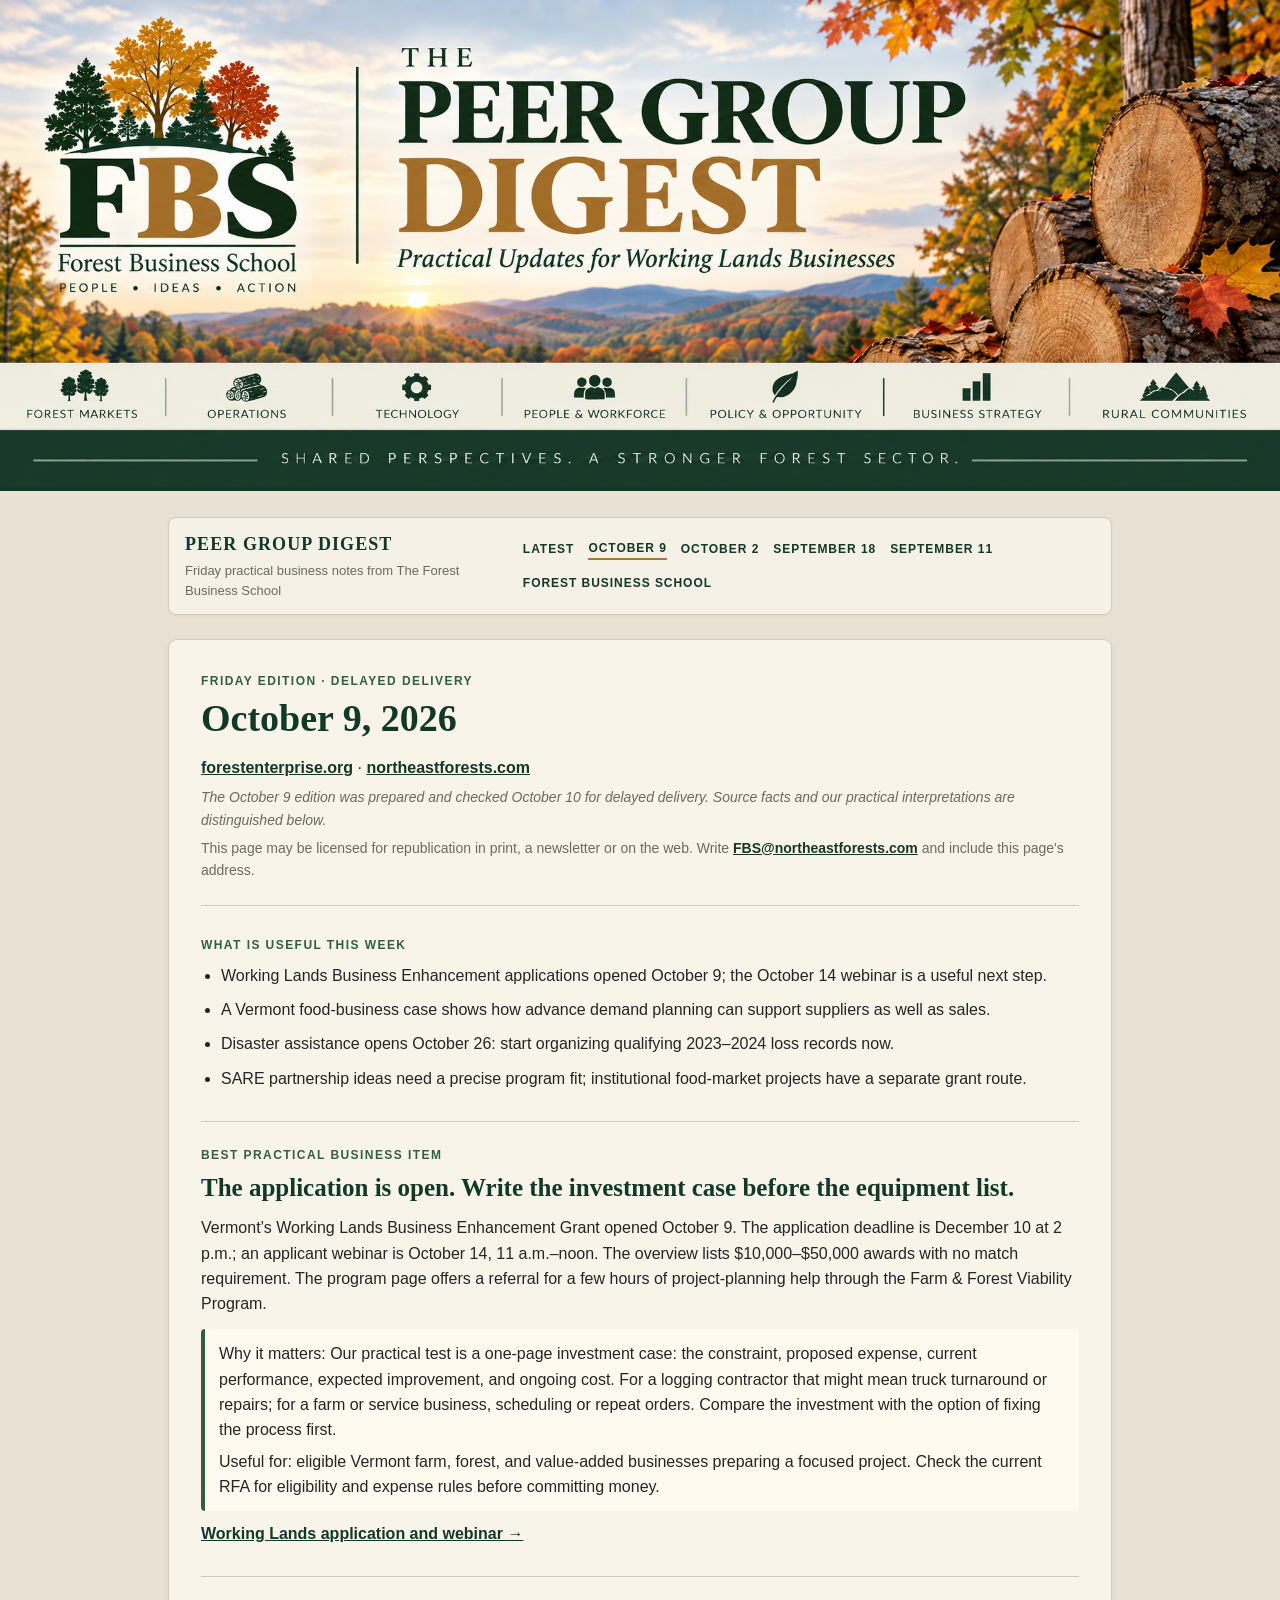
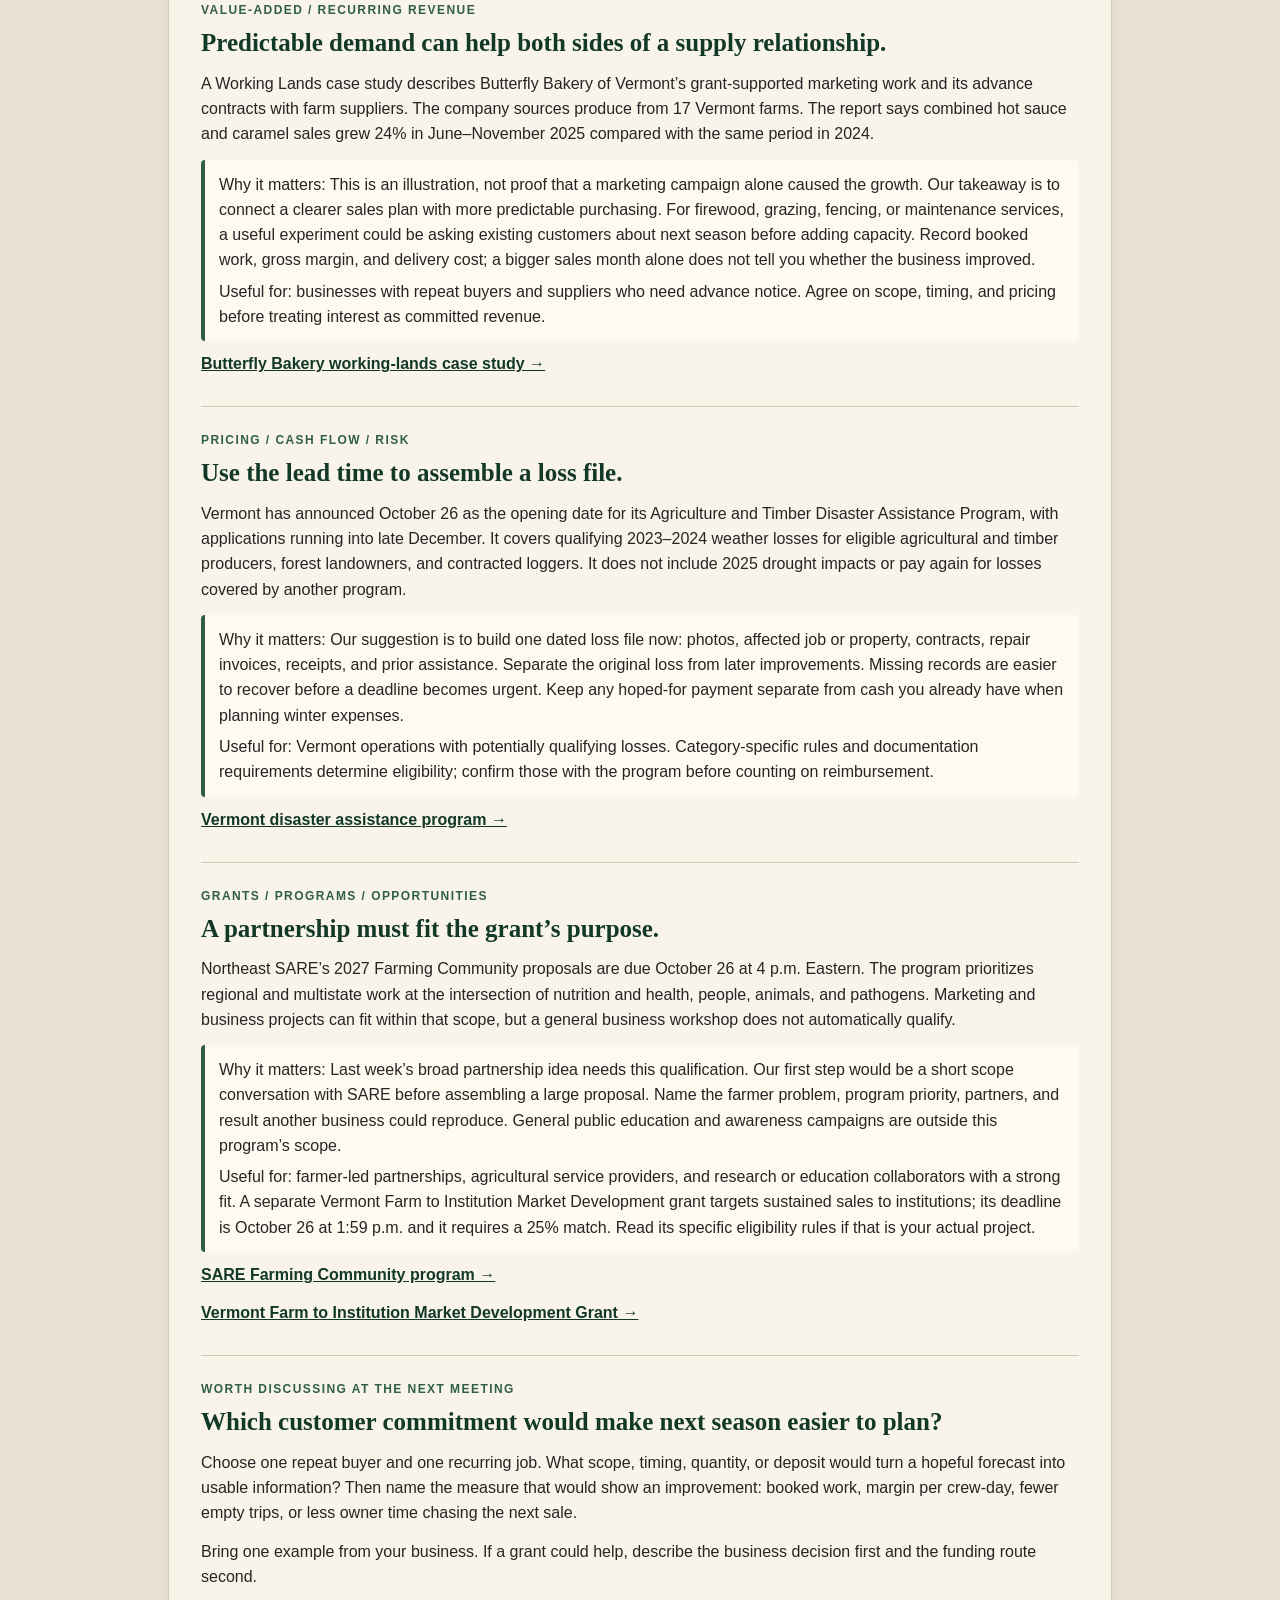
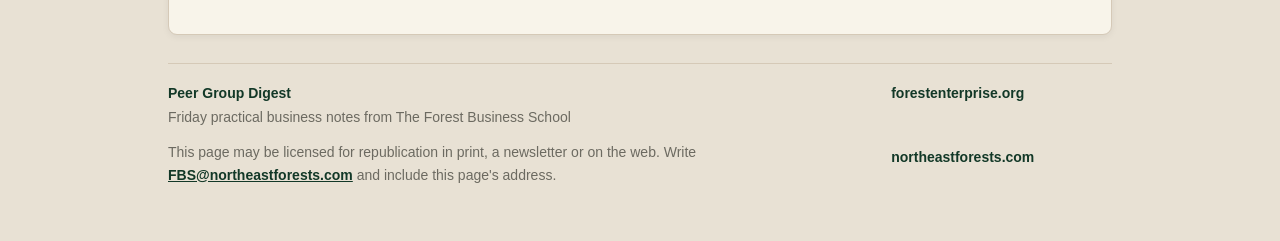
<file: 2026/10/09/index.html>
<!doctype html>
<html lang="en">
<head>
<meta charset="utf-8"><meta name="viewport" content="width=device-width, initial-scale=1">
<title>Peer Group Digest — October 9, 2026</title>
<meta name="description" content="Practical Friday business notes for the Forest Business School peer group.">
<link rel="canonical" href="https://peer.vtfbs.com/2026/10/09/">
<meta property="og:type" content="article"><meta property="og:title" content="Peer Group Digest — October 9, 2026"><meta property="og:description" content="Working Lands applications open, a repeat-sales case, disaster records, and choosing the right grant partnership."><meta property="og:url" content="https://peer.vtfbs.com/2026/10/09/"><meta property="og:image" content="https://peer.vtfbs.com/assets/peer-header.jpg"><meta name="twitter:card" content="summary_large_image"><meta name="twitter:image" content="https://peer.vtfbs.com/assets/peer-header.jpg"><meta name="theme-color" content="#123827"><link rel="stylesheet" href="/assets/styles.css?v=20260911b">
</head><body>
<div class="image-masthead"><a href="/"><img src="/assets/peer-header.jpg?v=20260911" alt="The Peer Group Digest — Forest Business School"></a></div>
<div class="page-shell"><header class="site-header"><div class="brand-block"><a class="brand" href="/">Peer Group Digest</a><p class="tagline">Friday practical business notes from The Forest Business School</p></div><nav class="site-nav" aria-label="Primary navigation"><a href="/">Latest</a><a class="active" href="/2026/10/09/">October 9</a><a href="/2026/10/02/">October 2</a><a href="/2026/09/18/">September 18</a><a href="/2026/09/11/">September 11</a><a href="https://www.forestenterprise.org">Forest Business School</a></nav></header>
<main><section class="edition-header"><p class="section-kicker">Friday edition · delayed delivery</p><h1>October 9, 2026</h1><p><a href="https://www.forestenterprise.org">forestenterprise.org</a> · <a href="https://www.northeastforests.com">northeastforests.com</a></p><p class="source-note"><em>The October 9 edition was prepared and checked October 10 for delayed delivery. Source facts and our practical interpretations are distinguished below.</em></p><p class="source-note">This page may be licensed for republication in print, a newsletter or on the web. Write <a href="mailto:FBS@northeastforests.com">FBS@northeastforests.com</a> and include this page's address.</p></section>
<section><p class="section-kicker">What is useful this week</p><ul class="morning-list"><li>Working Lands Business Enhancement applications opened October 9; the October 14 webinar is a useful next step.</li><li>A Vermont food-business case shows how advance demand planning can support suppliers as well as sales.</li><li>Disaster assistance opens October 26: start organizing qualifying 2023–2024 loss records now.</li><li>SARE partnership ideas need a precise program fit; institutional food-market projects have a separate grant route.</li></ul></section>
<section class="item"><p class="section-kicker">Best Practical Business Item</p><h2>The application is open. Write the investment case before the equipment list.</h2><p>Vermont’s Working Lands Business Enhancement Grant opened October 9. The application deadline is December 10 at 2 p.m.; an applicant webinar is October 14, 11 a.m.–noon. The overview lists $10,000–$50,000 awards with no match requirement. The program page offers a referral for a few hours of project-planning help through the Farm & Forest Viability Program.</p><div class="note"><p>Why it matters: Our practical test is a one-page investment case: the constraint, proposed expense, current performance, expected improvement, and ongoing cost. For a logging contractor that might mean truck turnaround or repairs; for a farm or service business, scheduling or repeat orders. Compare the investment with the option of fixing the process first.</p><p>Useful for: eligible Vermont farm, forest, and value-added businesses preparing a focused project. Check the current RFA for eligibility and expense rules before committing money.</p></div><p><a href="https://workinglands.vermont.gov/grant-contract-opportunities/business-enhancement-grant">Working Lands application and webinar →</a></p></section><section class="item"><p class="section-kicker">Value-Added / Recurring Revenue</p><h2>Predictable demand can help both sides of a supply relationship.</h2><p>A Working Lands case study describes Butterfly Bakery of Vermont’s grant-supported marketing work and its advance contracts with farm suppliers. The company sources produce from 17 Vermont farms. The report says combined hot sauce and caramel sales grew 24% in June–November 2025 compared with the same period in 2024.</p><div class="note"><p>Why it matters: This is an illustration, not proof that a marketing campaign alone caused the growth. Our takeaway is to connect a clearer sales plan with more predictable purchasing. For firewood, grazing, fencing, or maintenance services, a useful experiment could be asking existing customers about next season before adding capacity. Record booked work, gross margin, and delivery cost; a bigger sales month alone does not tell you whether the business improved.</p><p>Useful for: businesses with repeat buyers and suppliers who need advance notice. Agree on scope, timing, and pricing before treating interest as committed revenue.</p></div><p><a href="https://workinglands.vermont.gov/blog/butterfly-bakery">Butterfly Bakery working-lands case study →</a></p></section><section class="item"><p class="section-kicker">Pricing / Cash Flow / Risk</p><h2>Use the lead time to assemble a loss file.</h2><p>Vermont has announced October 26 as the opening date for its Agriculture and Timber Disaster Assistance Program, with applications running into late December. It covers qualifying 2023–2024 weather losses for eligible agricultural and timber producers, forest landowners, and contracted loggers. It does not include 2025 drought impacts or pay again for losses covered by another program.</p><div class="note"><p>Why it matters: Our suggestion is to build one dated loss file now: photos, affected job or property, contracts, repair invoices, receipts, and prior assistance. Separate the original loss from later improvements. Missing records are easier to recover before a deadline becomes urgent. Keep any hoped-for payment separate from cash you already have when planning winter expenses.</p><p>Useful for: Vermont operations with potentially qualifying losses. Category-specific rules and documentation requirements determine eligibility; confirm those with the program before counting on reimbursement.</p></div><p><a href="https://agriculture.vermont.gov/vermont-agriculture-and-timber-disaster-assistance-program">Vermont disaster assistance program →</a></p></section><section class="item"><p class="section-kicker">Grants / Programs / Opportunities</p><h2>A partnership must fit the grant’s purpose.</h2><p>Northeast SARE’s 2027 Farming Community proposals are due October 26 at 4 p.m. Eastern. The program prioritizes regional and multistate work at the intersection of nutrition and health, people, animals, and pathogens. Marketing and business projects can fit within that scope, but a general business workshop does not automatically qualify.</p><div class="note"><p>Why it matters: Last week’s broad partnership idea needs this qualification. Our first step would be a short scope conversation with SARE before assembling a large proposal. Name the farmer problem, program priority, partners, and result another business could reproduce. General public education and awareness campaigns are outside this program’s scope.</p><p>Useful for: farmer-led partnerships, agricultural service providers, and research or education collaborators with a strong fit. A separate Vermont Farm to Institution Market Development grant targets sustained sales to institutions; its deadline is October 26 at 1:59 p.m. and it requires a 25% match. Read its specific eligibility rules if that is your actual project.</p></div><p><a href="https://northeast.sare.org/grants/farmingcommunity/">SARE Farming Community program →</a></p><p><a href="https://agriculture.vermont.gov/ftimd">Vermont Farm to Institution Market Development Grant →</a></p></section>
<section class="item"><p class="section-kicker">Worth Discussing at the Next Meeting</p><h2>Which customer commitment would make next season easier to plan?</h2><p>Choose one repeat buyer and one recurring job. What scope, timing, quantity, or deposit would turn a hopeful forecast into usable information? Then name the measure that would show an improvement: booked work, margin per crew-day, fewer empty trips, or less owner time chasing the next sale.</p><p>Bring one example from your business. If a grant could help, describe the business decision first and the funding route second.</p></section></main><footer class="site-footer"><div><p class="footer-title">Peer Group Digest</p><p>Friday practical business notes from The Forest Business School</p><p>This page may be licensed for republication in print, a newsletter or on the web. Write <a href="mailto:FBS@northeastforests.com">FBS@northeastforests.com</a> and include this page's address.</p></div><div class="footer-links"><a href="https://www.forestenterprise.org">forestenterprise.org</a><a href="https://www.northeastforests.com">northeastforests.com</a></div></footer></div></body></html>
</file>
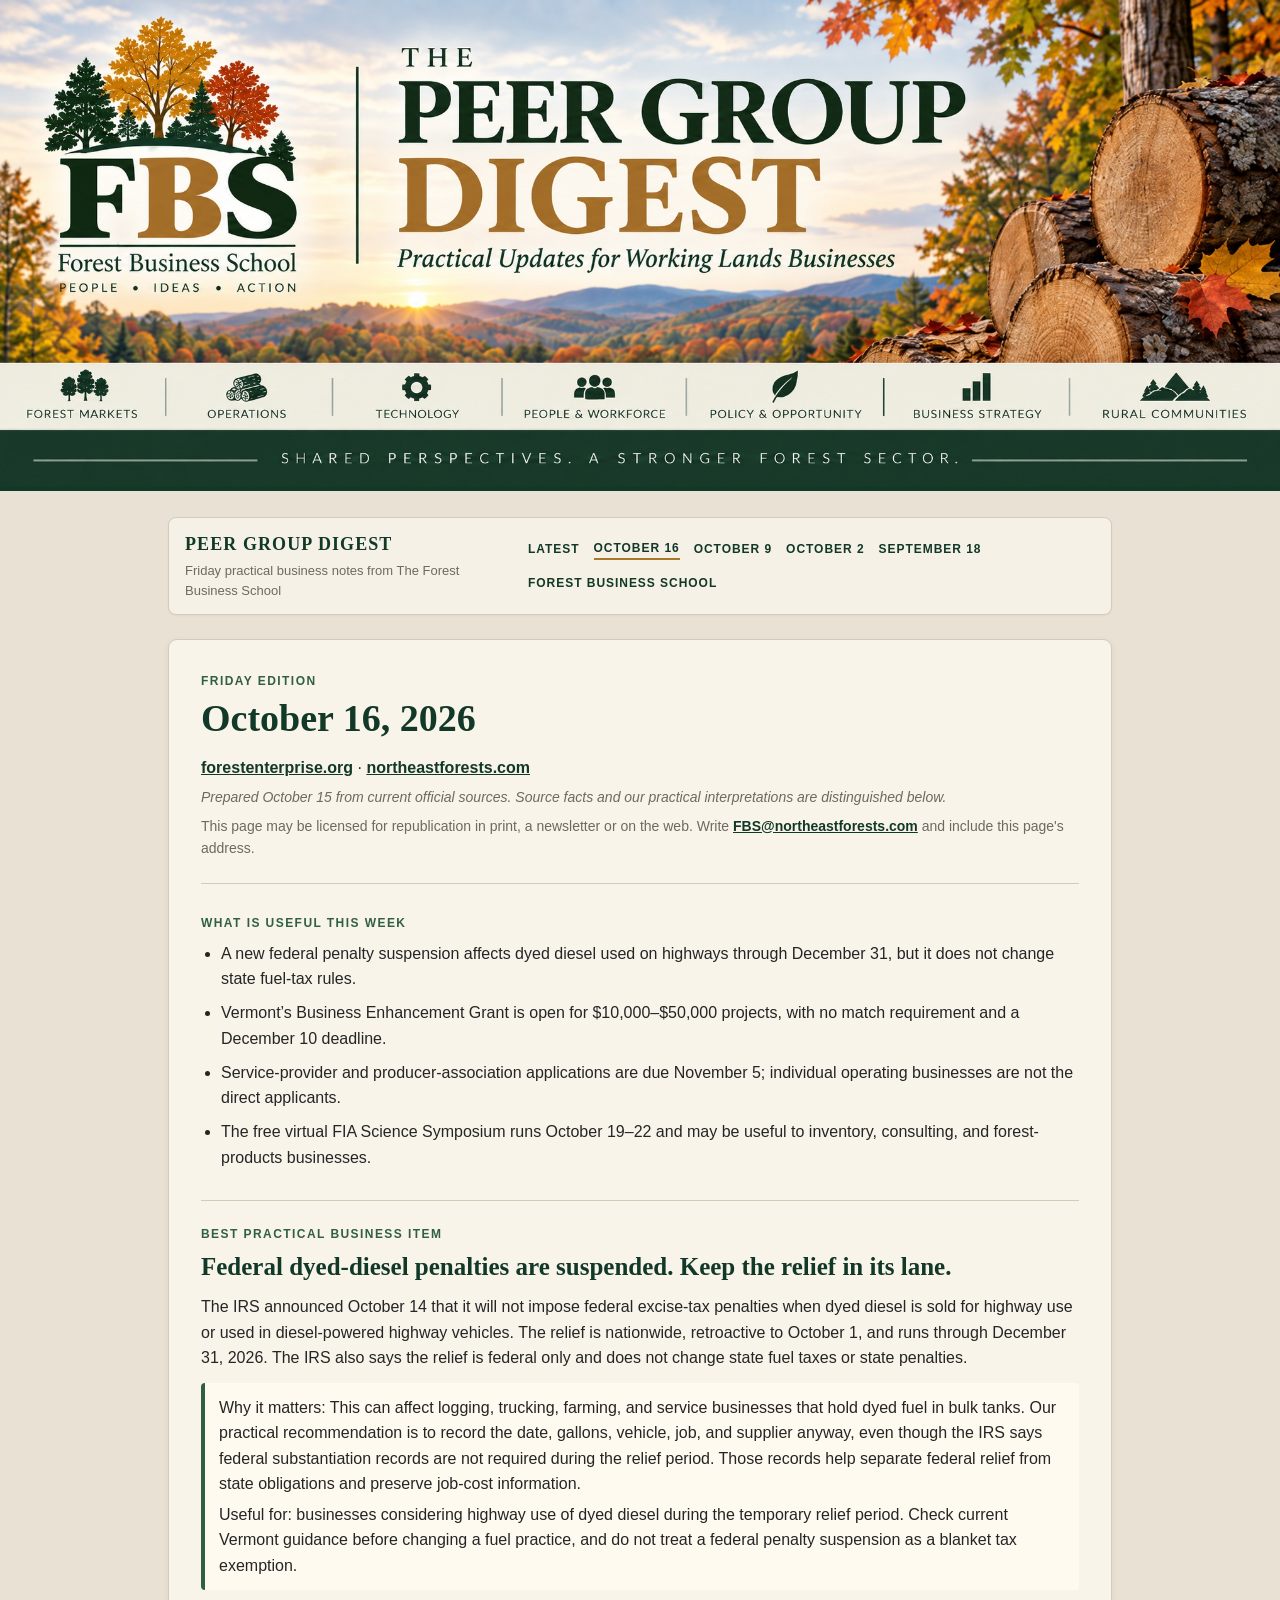
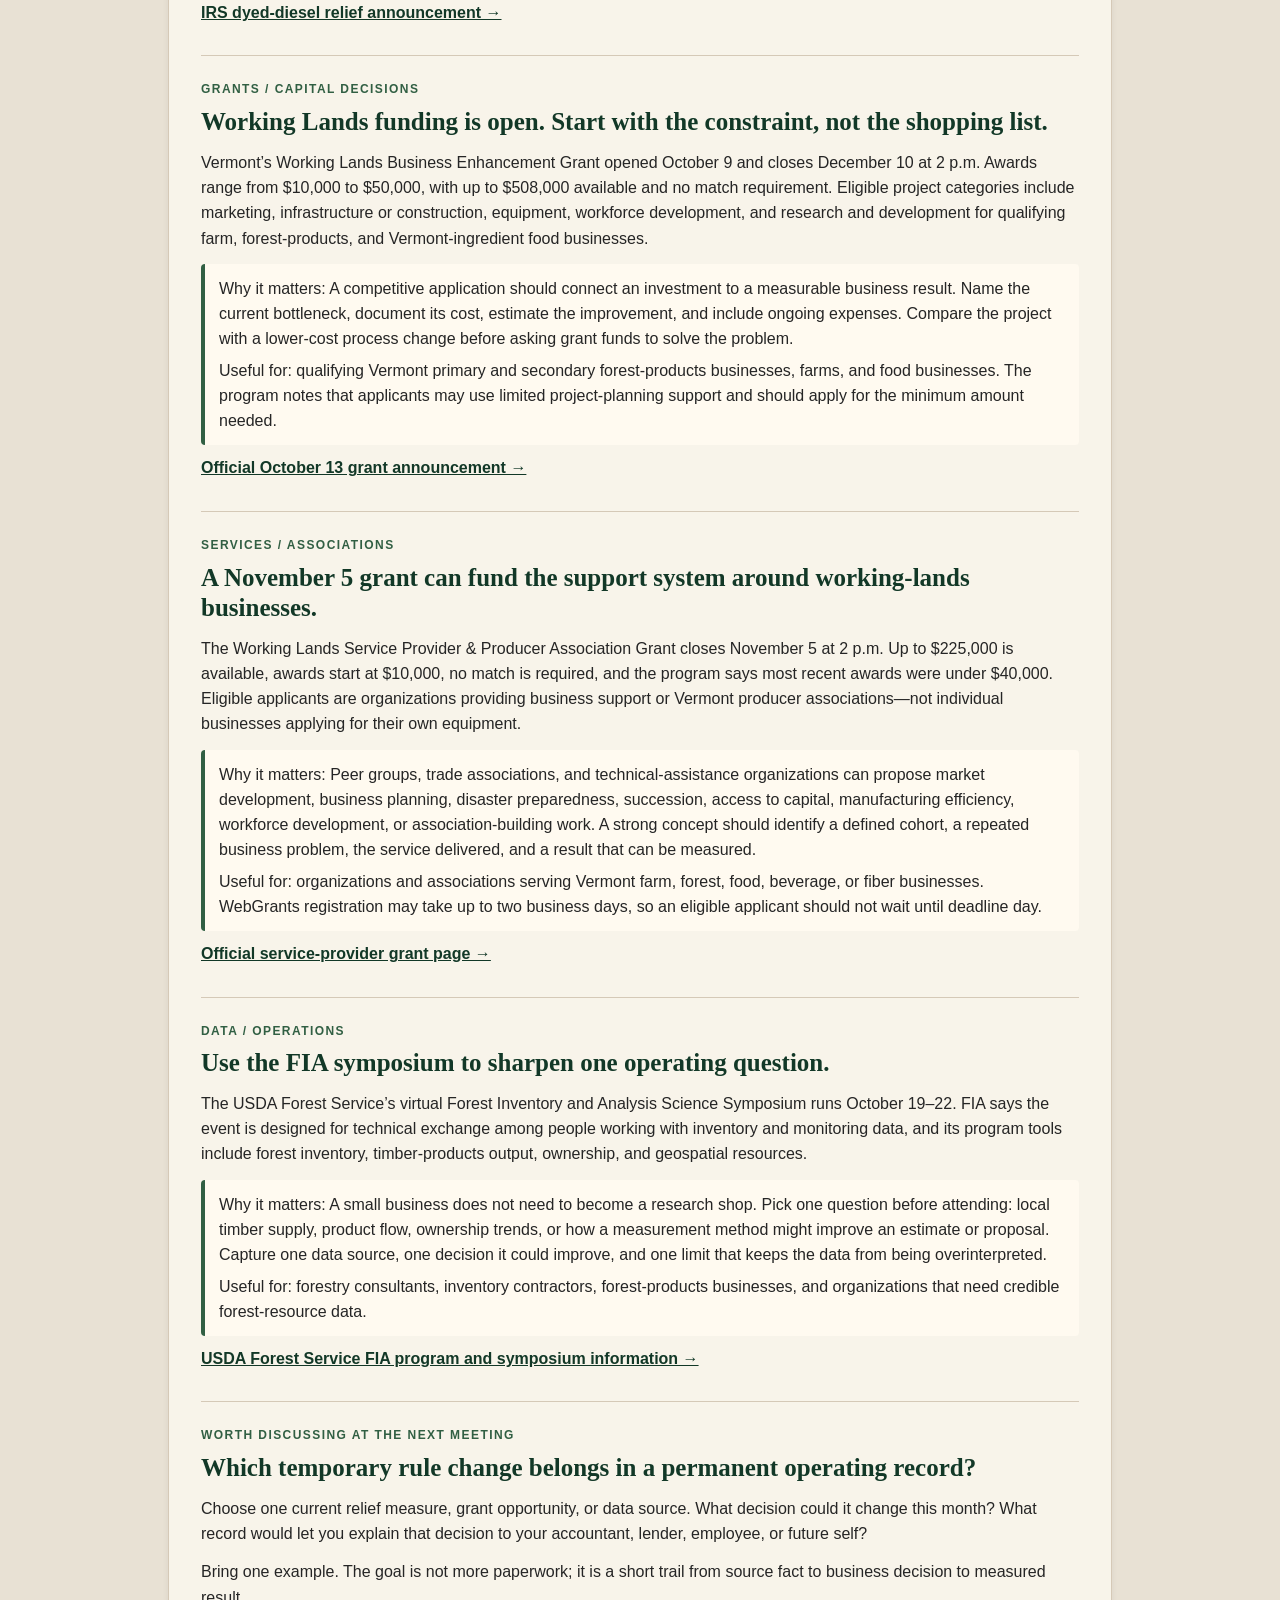
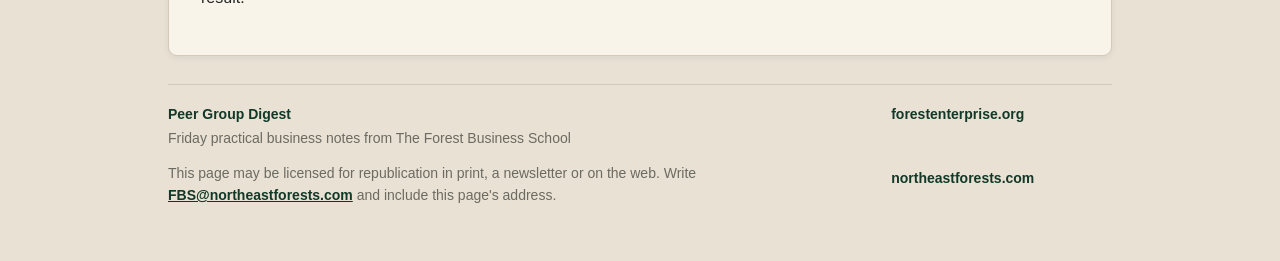
<file: 2026/10/16/index.html>
<!doctype html>
<html lang="en"><head><meta charset="utf-8"><meta name="viewport" content="width=device-width, initial-scale=1">
<title>Peer Group Digest — October 16, 2026</title>
<meta name="description" content="Practical Friday business notes for the Forest Business School peer group.">
<link rel="canonical" href="https://peer.vtfbs.com/2026/10/16/">
<meta property="og:type" content="article"><meta property="og:title" content="Peer Group Digest — October 16, 2026"><meta property="og:description" content="Federal dyed-diesel relief, current Working Lands grants, service-provider deadlines, and a virtual FIA learning opportunity."><meta property="og:url" content="https://peer.vtfbs.com/2026/10/16/"><meta property="og:image" content="https://peer.vtfbs.com/assets/peer-header.jpg"><meta name="twitter:card" content="summary_large_image"><meta name="twitter:image" content="https://peer.vtfbs.com/assets/peer-header.jpg"><meta name="theme-color" content="#123827"><link rel="stylesheet" href="/assets/styles.css?v=20260911b">
</head><body>
<div class="image-masthead"><a href="/"><img src="/assets/peer-header.jpg?v=20260911" alt="The Peer Group Digest — Forest Business School"></a></div>
<div class="page-shell"><header class="site-header"><div class="brand-block"><a class="brand" href="/">Peer Group Digest</a><p class="tagline">Friday practical business notes from The Forest Business School</p></div><nav class="site-nav" aria-label="Primary navigation"><a href="/">Latest</a><a class="active" href="/2026/10/16/">October 16</a><a href="/2026/10/09/">October 9</a><a href="/2026/10/02/">October 2</a><a href="/2026/09/18/">September 18</a><a href="https://www.forestenterprise.org">Forest Business School</a></nav></header>
<main><section class="edition-header"><p class="section-kicker">Friday edition</p><h1>October 16, 2026</h1><p><a href="https://www.forestenterprise.org">forestenterprise.org</a> · <a href="https://www.northeastforests.com">northeastforests.com</a></p><p class="source-note"><em>Prepared October 15 from current official sources. Source facts and our practical interpretations are distinguished below.</em></p><p class="source-note">This page may be licensed for republication in print, a newsletter or on the web. Write <a href="mailto:FBS@northeastforests.com">FBS@northeastforests.com</a> and include this page's address.</p></section>
<section><p class="section-kicker">What is useful this week</p><ul class="morning-list"><li>A new federal penalty suspension affects dyed diesel used on highways through December 31, but it does not change state fuel-tax rules.</li><li>Vermont’s Business Enhancement Grant is open for $10,000–$50,000 projects, with no match requirement and a December 10 deadline.</li><li>Service-provider and producer-association applications are due November 5; individual operating businesses are not the direct applicants.</li><li>The free virtual FIA Science Symposium runs October 19–22 and may be useful to inventory, consulting, and forest-products businesses.</li></ul></section>
<section class="item"><p class="section-kicker">Best Practical Business Item</p><h2>Federal dyed-diesel penalties are suspended. Keep the relief in its lane.</h2><p>The IRS announced October 14 that it will not impose federal excise-tax penalties when dyed diesel is sold for highway use or used in diesel-powered highway vehicles. The relief is nationwide, retroactive to October 1, and runs through December 31, 2026. The IRS also says the relief is federal only and does not change state fuel taxes or state penalties.</p><div class="note"><p>Why it matters: This can affect logging, trucking, farming, and service businesses that hold dyed fuel in bulk tanks. Our practical recommendation is to record the date, gallons, vehicle, job, and supplier anyway, even though the IRS says federal substantiation records are not required during the relief period. Those records help separate federal relief from state obligations and preserve job-cost information.</p><p>Useful for: businesses considering highway use of dyed diesel during the temporary relief period. Check current Vermont guidance before changing a fuel practice, and do not treat a federal penalty suspension as a blanket tax exemption.</p></div><p><a href="https://www.irs.gov/newsroom/irs-provides-dyed-diesel-fuel-relief-related-to-excise-tax-following-president-trumps-executive-order">IRS dyed-diesel relief announcement →</a></p></section>
<section class="item"><p class="section-kicker">Grants / Capital Decisions</p><h2>Working Lands funding is open. Start with the constraint, not the shopping list.</h2><p>Vermont’s Working Lands Business Enhancement Grant opened October 9 and closes December 10 at 2 p.m. Awards range from $10,000 to $50,000, with up to $508,000 available and no match requirement. Eligible project categories include marketing, infrastructure or construction, equipment, workforce development, and research and development for qualifying farm, forest-products, and Vermont-ingredient food businesses.</p><div class="note"><p>Why it matters: A competitive application should connect an investment to a measurable business result. Name the current bottleneck, document its cost, estimate the improvement, and include ongoing expenses. Compare the project with a lower-cost process change before asking grant funds to solve the problem.</p><p>Useful for: qualifying Vermont primary and secondary forest-products businesses, farms, and food businesses. The program notes that applicants may use limited project-planning support and should apply for the minimum amount needed.</p></div><p><a href="https://agriculture.vermont.gov/agency-agriculture-food-markets-news/working-lands-enterprise-initiative-opens-business-1">Official October 13 grant announcement →</a></p></section>
<section class="item"><p class="section-kicker">Services / Associations</p><h2>A November 5 grant can fund the support system around working-lands businesses.</h2><p>The Working Lands Service Provider &amp; Producer Association Grant closes November 5 at 2 p.m. Up to $225,000 is available, awards start at $10,000, no match is required, and the program says most recent awards were under $40,000. Eligible applicants are organizations providing business support or Vermont producer associations—not individual businesses applying for their own equipment.</p><div class="note"><p>Why it matters: Peer groups, trade associations, and technical-assistance organizations can propose market development, business planning, disaster preparedness, succession, access to capital, manufacturing efficiency, workforce development, or association-building work. A strong concept should identify a defined cohort, a repeated business problem, the service delivered, and a result that can be measured.</p><p>Useful for: organizations and associations serving Vermont farm, forest, food, beverage, or fiber businesses. WebGrants registration may take up to two business days, so an eligible applicant should not wait until deadline day.</p></div><p><a href="https://workinglands.vermont.gov/grant-contract-opportunities/service-provider-producer-association-grant">Official service-provider grant page →</a></p></section>
<section class="item"><p class="section-kicker">Data / Operations</p><h2>Use the FIA symposium to sharpen one operating question.</h2><p>The USDA Forest Service’s virtual Forest Inventory and Analysis Science Symposium runs October 19–22. FIA says the event is designed for technical exchange among people working with inventory and monitoring data, and its program tools include forest inventory, timber-products output, ownership, and geospatial resources.</p><div class="note"><p>Why it matters: A small business does not need to become a research shop. Pick one question before attending: local timber supply, product flow, ownership trends, or how a measurement method might improve an estimate or proposal. Capture one data source, one decision it could improve, and one limit that keeps the data from being overinterpreted.</p><p>Useful for: forestry consultants, inventory contractors, forest-products businesses, and organizations that need credible forest-resource data.</p></div><p><a href="https://research.fs.usda.gov/programs/fia">USDA Forest Service FIA program and symposium information →</a></p></section>
<section class="item"><p class="section-kicker">Worth Discussing at the Next Meeting</p><h2>Which temporary rule change belongs in a permanent operating record?</h2><p>Choose one current relief measure, grant opportunity, or data source. What decision could it change this month? What record would let you explain that decision to your accountant, lender, employee, or future self?</p><p>Bring one example. The goal is not more paperwork; it is a short trail from source fact to business decision to measured result.</p></section></main>
<footer class="site-footer"><div><p class="footer-title">Peer Group Digest</p><p>Friday practical business notes from The Forest Business School</p><p>This page may be licensed for republication in print, a newsletter or on the web. Write <a href="mailto:FBS@northeastforests.com">FBS@northeastforests.com</a> and include this page's address.</p></div><div class="footer-links"><a href="https://www.forestenterprise.org">forestenterprise.org</a><a href="https://www.northeastforests.com">northeastforests.com</a></div></footer></div></body></html>
</file>
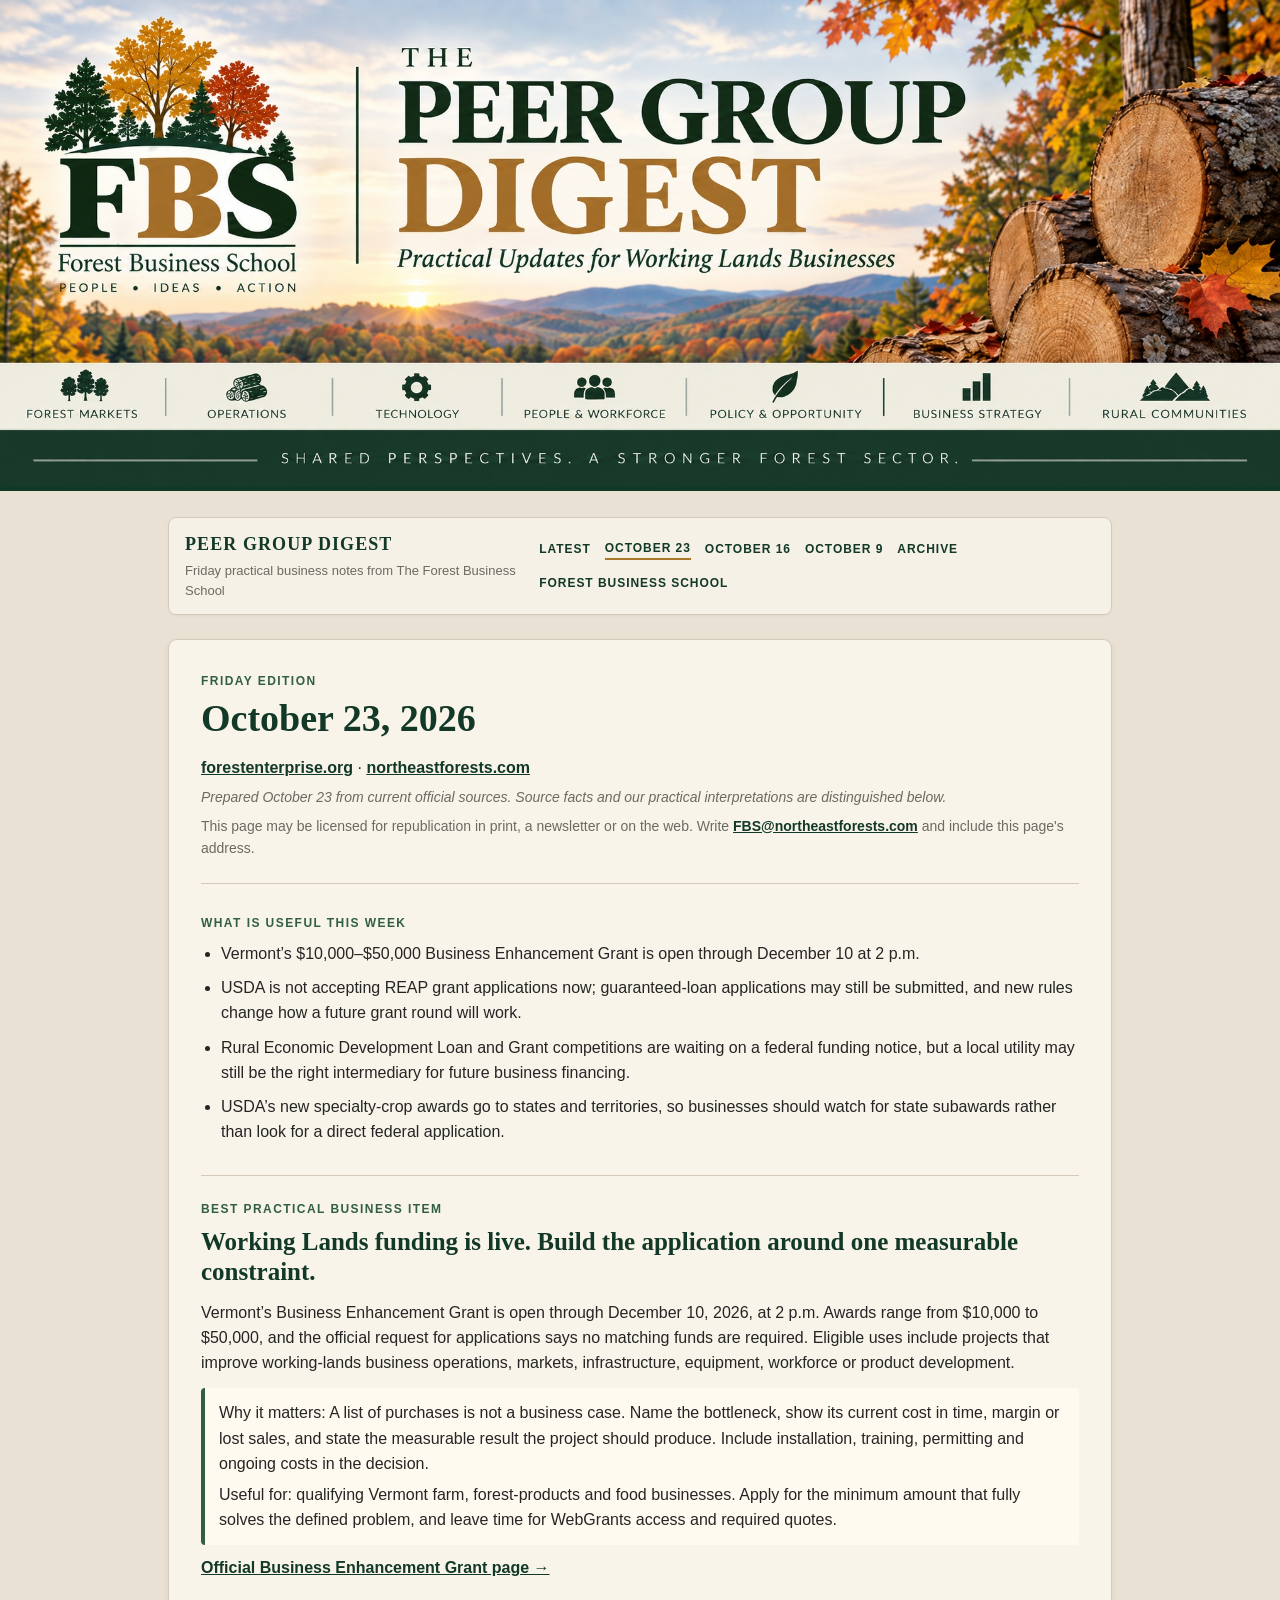
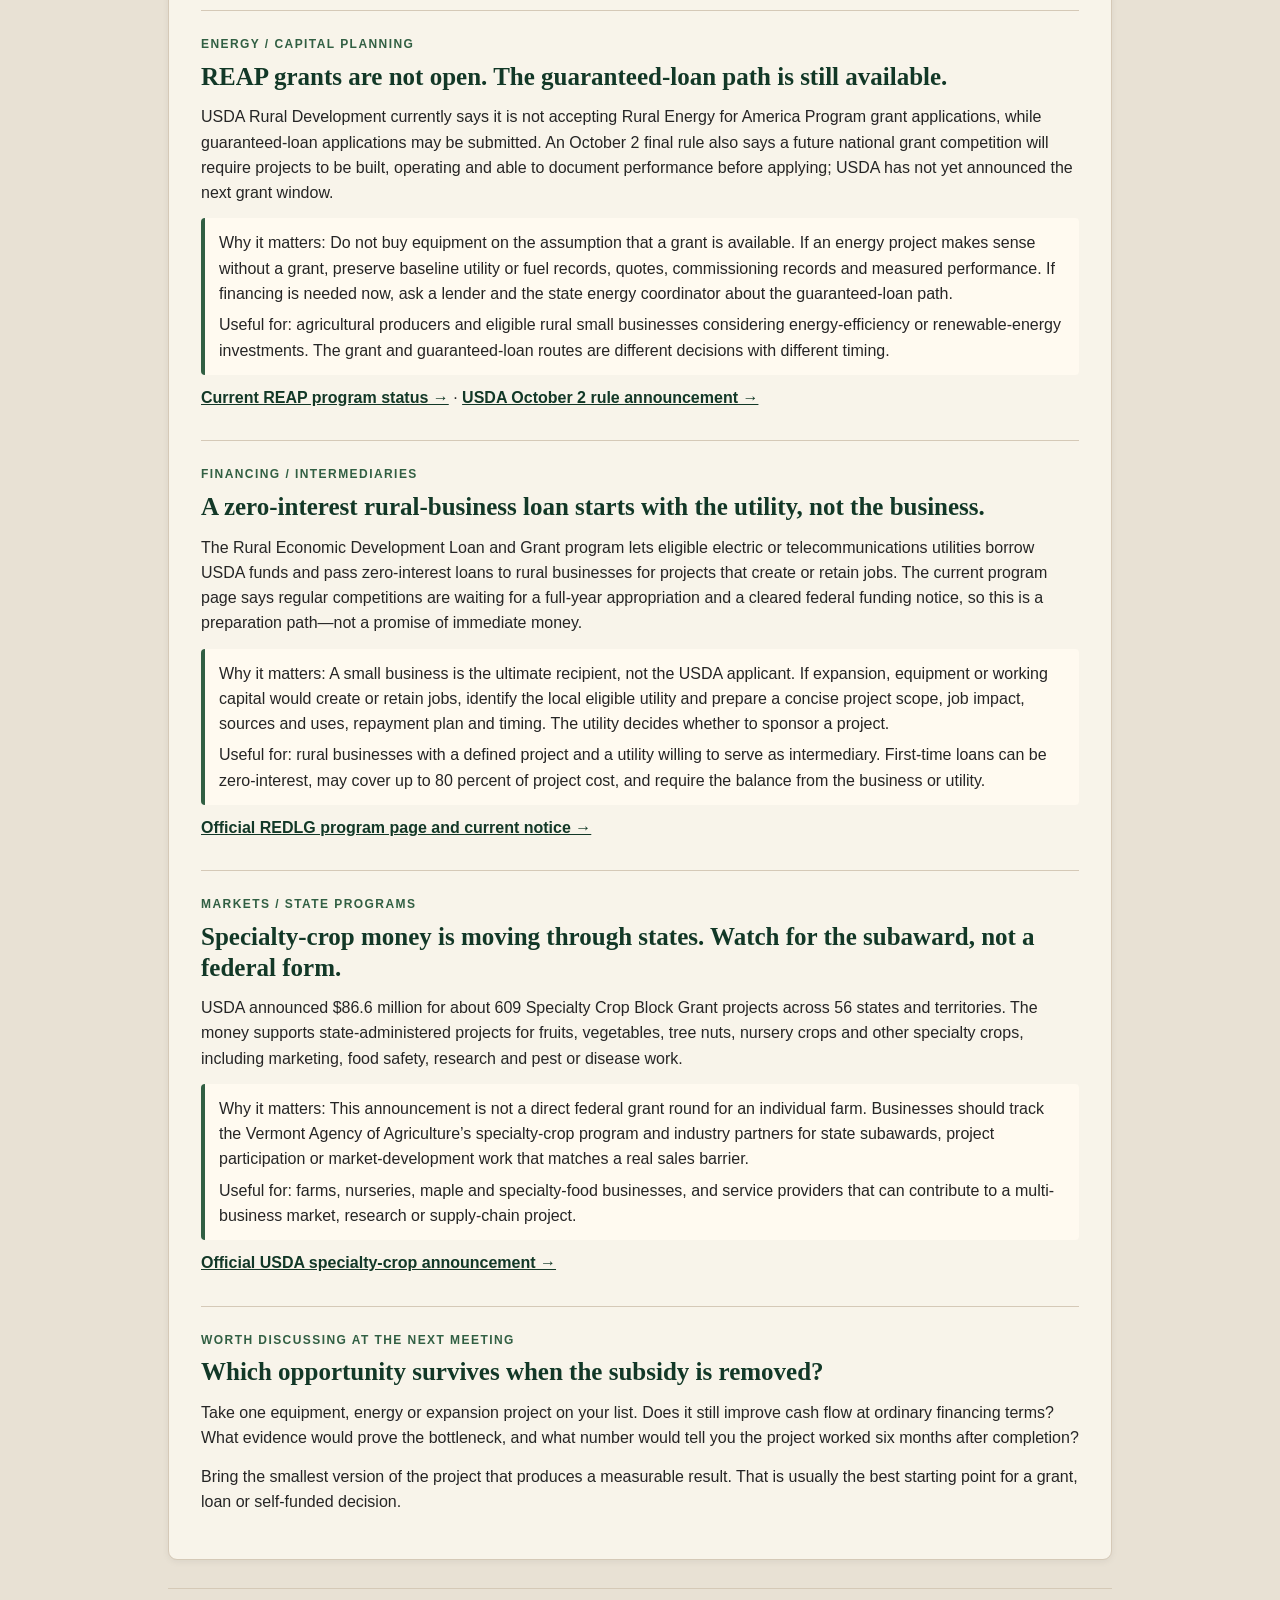
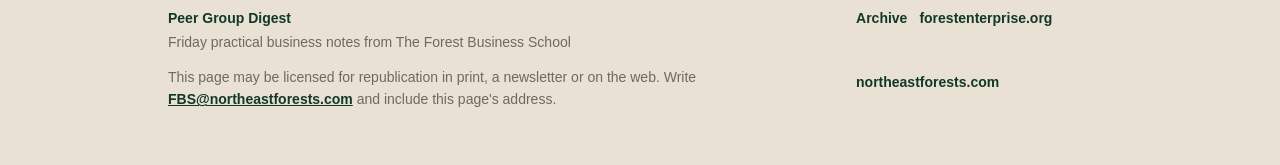
<file: 2026/10/23/index.html>
<!doctype html>
<html lang="en"><head><meta charset="utf-8"><meta name="viewport" content="width=device-width, initial-scale=1">
<title>Peer Group Digest — October 23, 2026</title>
<meta name="description" content="Practical Friday business notes for the Forest Business School peer group.">
<link rel="canonical" href="https://peer.vtfbs.com/2026/10/23/">
<meta property="og:type" content="article"><meta property="og:title" content="Peer Group Digest — October 23, 2026"><meta property="og:description" content="A live Vermont working-lands grant, new REAP limits, an intermediary loan path, and specialty-crop market funding."><meta property="og:url" content="https://peer.vtfbs.com/2026/10/23/"><meta property="og:image" content="https://peer.vtfbs.com/assets/peer-header.jpg"><meta name="twitter:card" content="summary_large_image"><meta name="twitter:image" content="https://peer.vtfbs.com/assets/peer-header.jpg"><meta name="theme-color" content="#123827"><link rel="stylesheet" href="/assets/styles.css?v=20260911b">
</head><body>
<div class="image-masthead"><a href="/"><img src="/assets/peer-header.jpg?v=20260911" alt="The Peer Group Digest — Forest Business School"></a></div>
<div class="page-shell"><header class="site-header"><div class="brand-block"><a class="brand" href="/">Peer Group Digest</a><p class="tagline">Friday practical business notes from The Forest Business School</p></div><nav class="site-nav" aria-label="Primary navigation"><a href="/">Latest</a><a class="active" href="/2026/10/23/">October 23</a><a href="/2026/10/16/">October 16</a><a href="/2026/10/09/">October 9</a><a href="/archive/">Archive</a><a href="https://www.forestenterprise.org">Forest Business School</a></nav></header>
<main><section class="edition-header"><p class="section-kicker">Friday edition</p><h1>October 23, 2026</h1><p><a href="https://www.forestenterprise.org">forestenterprise.org</a> · <a href="https://www.northeastforests.com">northeastforests.com</a></p><p class="source-note"><em>Prepared October 23 from current official sources. Source facts and our practical interpretations are distinguished below.</em></p><p class="source-note">This page may be licensed for republication in print, a newsletter or on the web. Write <a href="mailto:FBS@northeastforests.com">FBS@northeastforests.com</a> and include this page's address.</p></section>
<section><p class="section-kicker">What is useful this week</p><ul class="morning-list"><li>Vermont’s $10,000–$50,000 Business Enhancement Grant is open through December 10 at 2 p.m.</li><li>USDA is not accepting REAP grant applications now; guaranteed-loan applications may still be submitted, and new rules change how a future grant round will work.</li><li>Rural Economic Development Loan and Grant competitions are waiting on a federal funding notice, but a local utility may still be the right intermediary for future business financing.</li><li>USDA’s new specialty-crop awards go to states and territories, so businesses should watch for state subawards rather than look for a direct federal application.</li></ul></section>
<section class="item"><p class="section-kicker">Best Practical Business Item</p><h2>Working Lands funding is live. Build the application around one measurable constraint.</h2><p>Vermont’s Business Enhancement Grant is open through December 10, 2026, at 2 p.m. Awards range from $10,000 to $50,000, and the official request for applications says no matching funds are required. Eligible uses include projects that improve working-lands business operations, markets, infrastructure, equipment, workforce or product development.</p><div class="note"><p>Why it matters: A list of purchases is not a business case. Name the bottleneck, show its current cost in time, margin or lost sales, and state the measurable result the project should produce. Include installation, training, permitting and ongoing costs in the decision.</p><p>Useful for: qualifying Vermont farm, forest-products and food businesses. Apply for the minimum amount that fully solves the defined problem, and leave time for WebGrants access and required quotes.</p></div><p><a href="https://workinglands.vermont.gov/grant-contract-opportunities/business-enhancement-grant">Official Business Enhancement Grant page →</a></p></section>
<section class="item"><p class="section-kicker">Energy / Capital Planning</p><h2>REAP grants are not open. The guaranteed-loan path is still available.</h2><p>USDA Rural Development currently says it is not accepting Rural Energy for America Program grant applications, while guaranteed-loan applications may be submitted. An October 2 final rule also says a future national grant competition will require projects to be built, operating and able to document performance before applying; USDA has not yet announced the next grant window.</p><div class="note"><p>Why it matters: Do not buy equipment on the assumption that a grant is available. If an energy project makes sense without a grant, preserve baseline utility or fuel records, quotes, commissioning records and measured performance. If financing is needed now, ask a lender and the state energy coordinator about the guaranteed-loan path.</p><p>Useful for: agricultural producers and eligible rural small businesses considering energy-efficiency or renewable-energy investments. The grant and guaranteed-loan routes are different decisions with different timing.</p></div><p><a href="https://www.rd.usda.gov/programs-services/energy-programs/rural-energy-america-program-renewable-energy-systems-energy-efficiency-improvement-guaranteed-loans">Current REAP program status →</a> · <a href="https://www.usda.gov/about-usda/news/press-releases/2026/10/02/usda-issues-final-rule-comment-period-ahead-opening-application-window-rural-energy-america-program">USDA October 2 rule announcement →</a></p></section>
<section class="item"><p class="section-kicker">Financing / Intermediaries</p><h2>A zero-interest rural-business loan starts with the utility, not the business.</h2><p>The Rural Economic Development Loan and Grant program lets eligible electric or telecommunications utilities borrow USDA funds and pass zero-interest loans to rural businesses for projects that create or retain jobs. The current program page says regular competitions are waiting for a full-year appropriation and a cleared federal funding notice, so this is a preparation path—not a promise of immediate money.</p><div class="note"><p>Why it matters: A small business is the ultimate recipient, not the USDA applicant. If expansion, equipment or working capital would create or retain jobs, identify the local eligible utility and prepare a concise project scope, job impact, sources and uses, repayment plan and timing. The utility decides whether to sponsor a project.</p><p>Useful for: rural businesses with a defined project and a utility willing to serve as intermediary. First-time loans can be zero-interest, may cover up to 80 percent of project cost, and require the balance from the business or utility.</p></div><p><a href="https://www.rd.usda.gov/programs-services/business-programs/rural-economic-development-loan-grant-programs">Official REDLG program page and current notice →</a></p></section>
<section class="item"><p class="section-kicker">Markets / State Programs</p><h2>Specialty-crop money is moving through states. Watch for the subaward, not a federal form.</h2><p>USDA announced $86.6 million for about 609 Specialty Crop Block Grant projects across 56 states and territories. The money supports state-administered projects for fruits, vegetables, tree nuts, nursery crops and other specialty crops, including marketing, food safety, research and pest or disease work.</p><div class="note"><p>Why it matters: This announcement is not a direct federal grant round for an individual farm. Businesses should track the Vermont Agency of Agriculture’s specialty-crop program and industry partners for state subawards, project participation or market-development work that matches a real sales barrier.</p><p>Useful for: farms, nurseries, maple and specialty-food businesses, and service providers that can contribute to a multi-business market, research or supply-chain project.</p></div><p><a href="https://www.usda.gov/about-usda/news/press-releases/2026/10/13/usda-announces-866-million-investment-us-specialty-crop-industry">Official USDA specialty-crop announcement →</a></p></section>
<section class="item"><p class="section-kicker">Worth Discussing at the Next Meeting</p><h2>Which opportunity survives when the subsidy is removed?</h2><p>Take one equipment, energy or expansion project on your list. Does it still improve cash flow at ordinary financing terms? What evidence would prove the bottleneck, and what number would tell you the project worked six months after completion?</p><p>Bring the smallest version of the project that produces a measurable result. That is usually the best starting point for a grant, loan or self-funded decision.</p></section></main>
<footer class="site-footer"><div><p class="footer-title">Peer Group Digest</p><p>Friday practical business notes from The Forest Business School</p><p>This page may be licensed for republication in print, a newsletter or on the web. Write <a href="mailto:FBS@northeastforests.com">FBS@northeastforests.com</a> and include this page's address.</p></div><div class="footer-links"><a href="/archive/">Archive</a><a href="https://www.forestenterprise.org">forestenterprise.org</a><a href="https://www.northeastforests.com">northeastforests.com</a></div></footer></div></body></html>
</file>
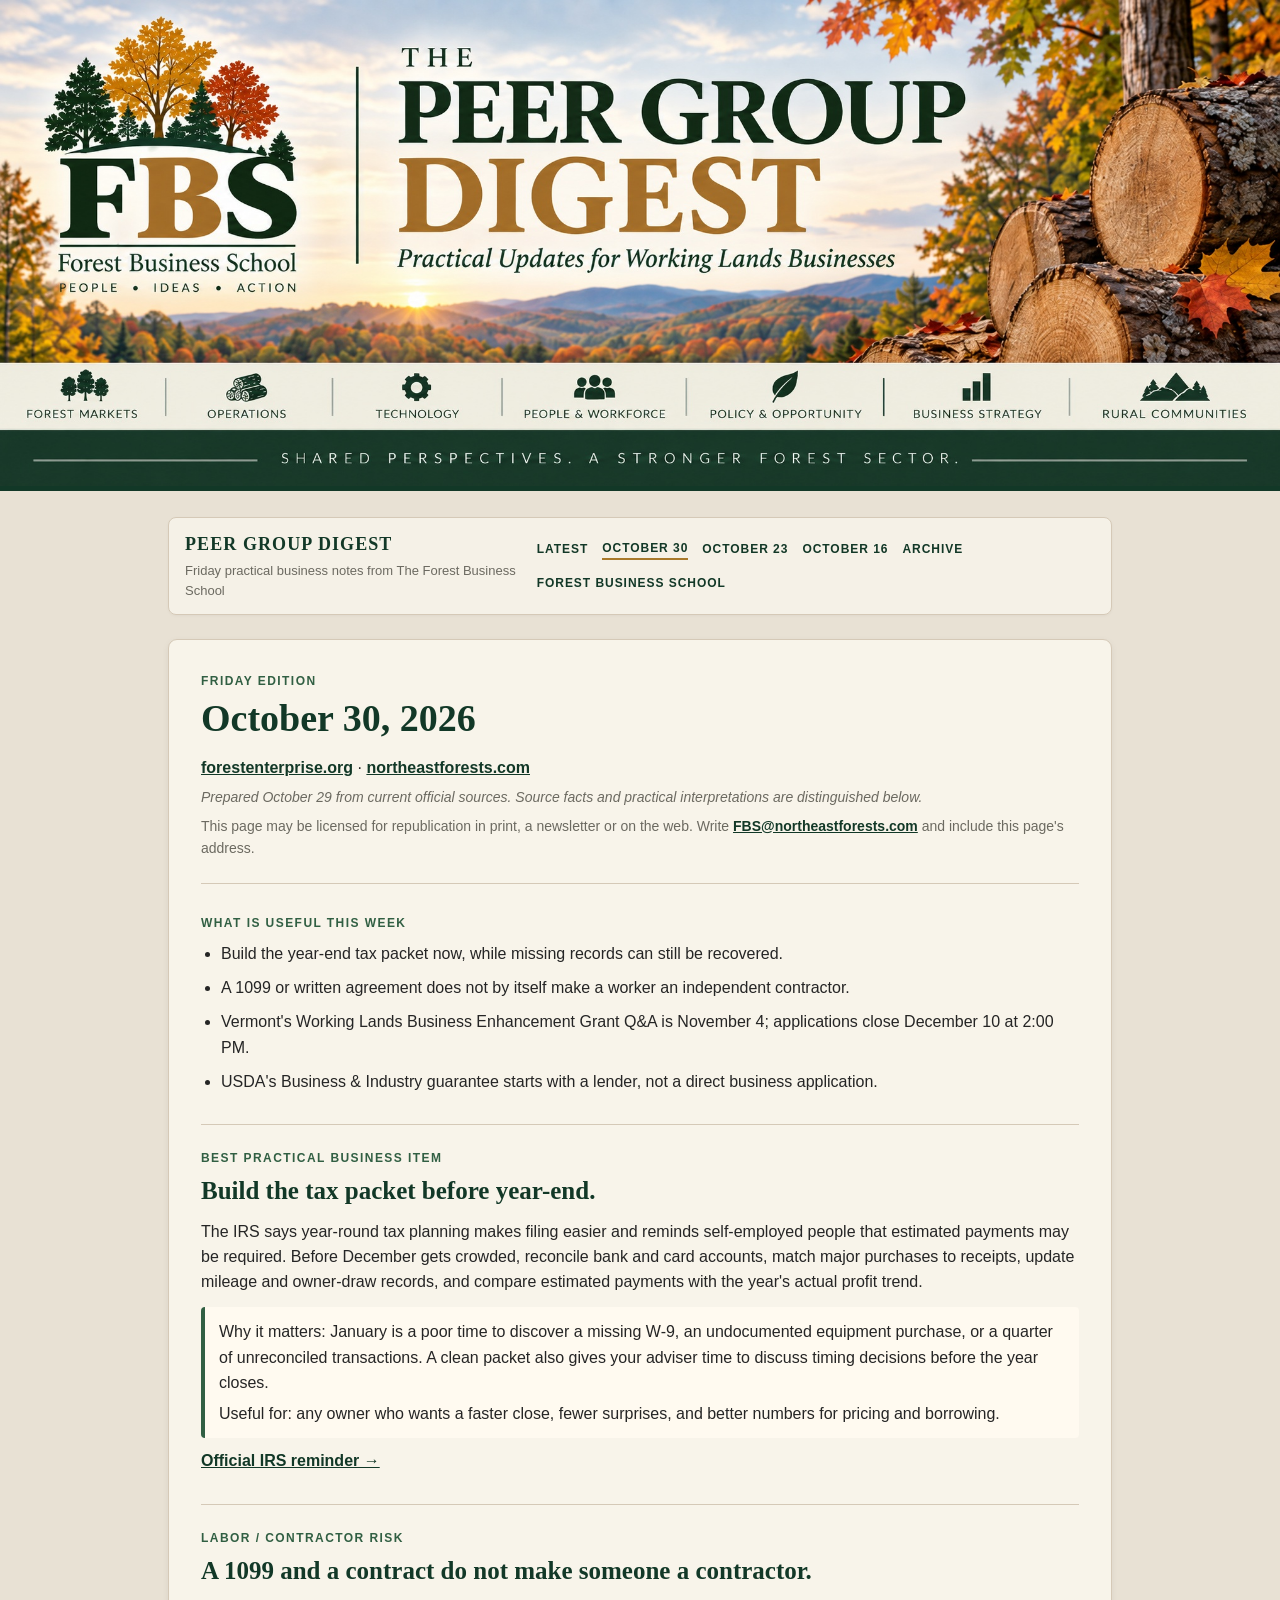
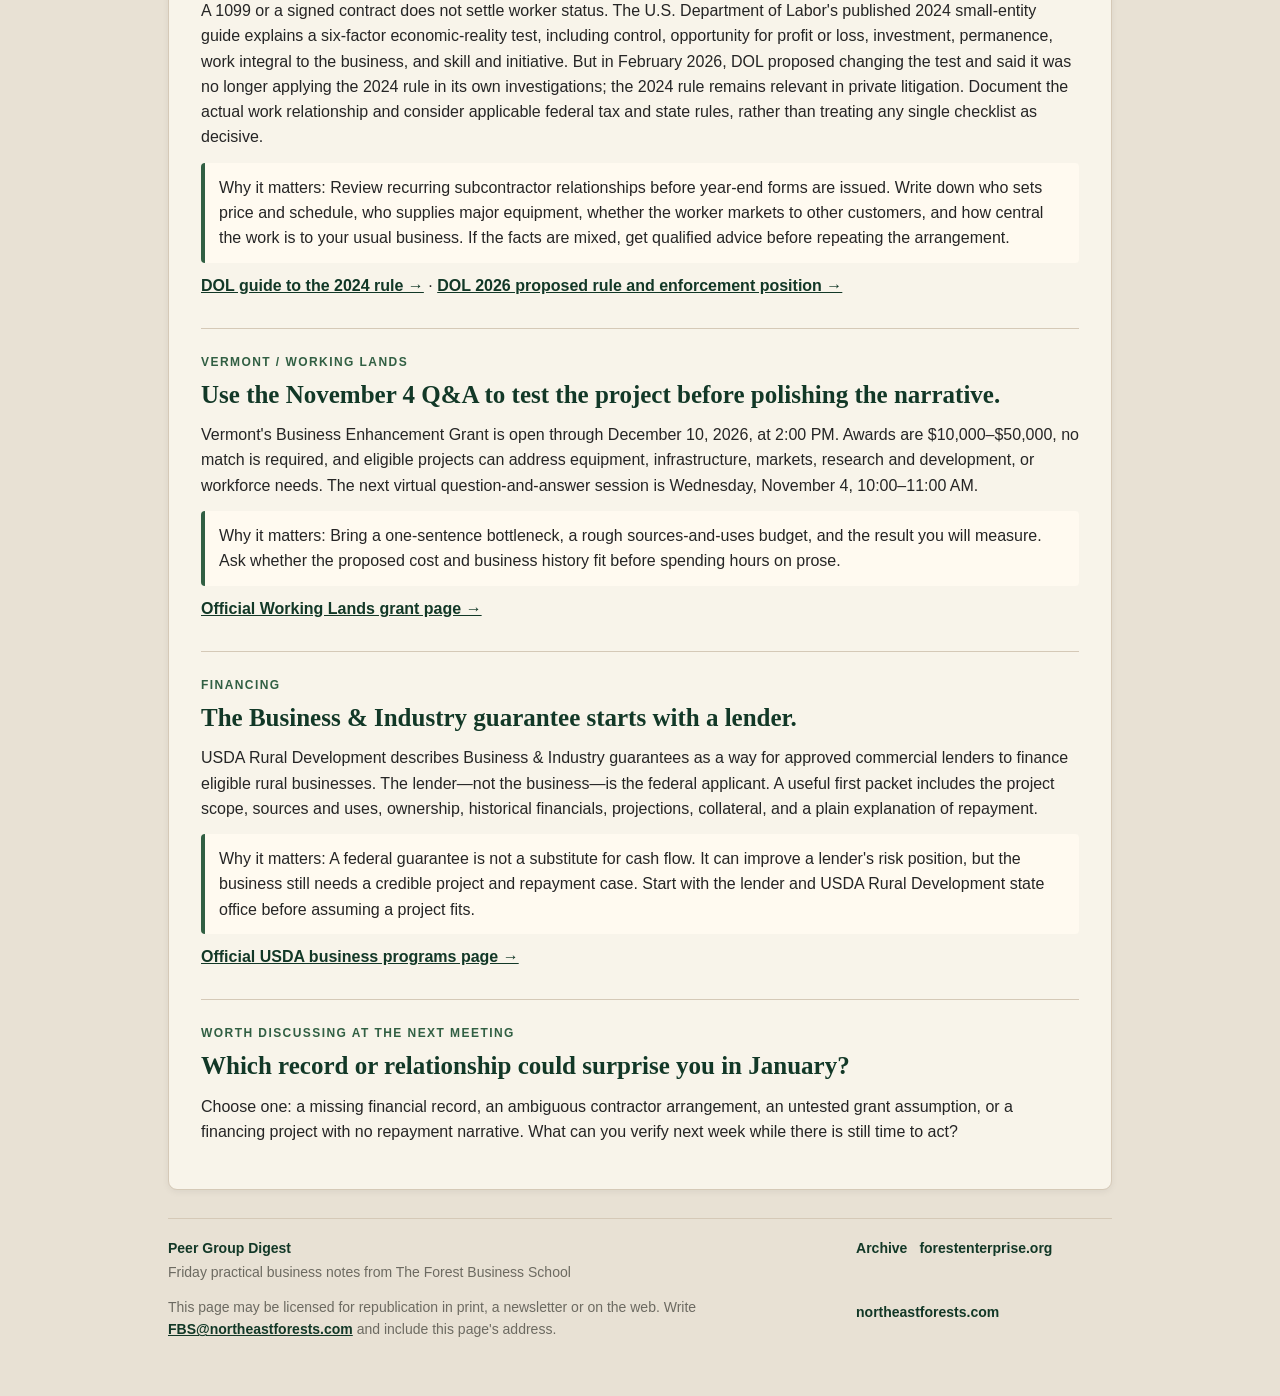
<file: 2026/10/30/index.html>
<!doctype html>
<html lang="en"><head><meta charset="utf-8"><meta name="viewport" content="width=device-width, initial-scale=1">
<title>Peer Group Digest — October 30, 2026</title><meta name="description" content="Year-end tax housekeeping, contractor classification, a live Working Lands grant Q&A, and lender-led rural business financing."><link rel="canonical" href="https://peer.vtfbs.com/2026/10/30/"><meta property="og:type" content="article"><meta property="og:title" content="Peer Group Digest — October 30, 2026"><meta property="og:description" content="Year-end tax housekeeping, contractor classification, a live Working Lands grant Q&A, and lender-led rural business financing."><meta property="og:url" content="https://peer.vtfbs.com/2026/10/30/"><meta property="og:image" content="https://peer.vtfbs.com/assets/peer-header.jpg"><meta name="twitter:card" content="summary_large_image"><meta name="twitter:image" content="https://peer.vtfbs.com/assets/peer-header.jpg"><meta name="theme-color" content="#123827"><link rel="stylesheet" href="/assets/styles.css?v=20260911b"></head><body>
<div class="image-masthead"><a href="/"><img src="/assets/peer-header.jpg?v=20260911" alt="The Peer Group Digest — Forest Business School"></a></div><div class="page-shell"><header class="site-header"><div class="brand-block"><a class="brand" href="/">Peer Group Digest</a><p class="tagline">Friday practical business notes from The Forest Business School</p></div><nav class="site-nav" aria-label="Primary navigation"><a href="/">Latest</a><a class="active" href="/2026/10/30/">October 30</a><a href="/2026/10/23/">October 23</a><a href="/2026/10/16/">October 16</a><a href="/archive/">Archive</a><a href="https://www.forestenterprise.org">Forest Business School</a></nav></header>
<main><section class="edition-header"><p class="section-kicker">Friday edition</p><h1>October 30, 2026</h1><p><a href="https://www.forestenterprise.org">forestenterprise.org</a> · <a href="https://www.northeastforests.com">northeastforests.com</a></p><p class="source-note"><em>Prepared October 29 from current official sources. Source facts and practical interpretations are distinguished below.</em></p><p class="source-note">This page may be licensed for republication in print, a newsletter or on the web. Write <a href="mailto:FBS@northeastforests.com">FBS@northeastforests.com</a> and include this page's address.</p></section>
<section><p class="section-kicker">What is useful this week</p><ul class="morning-list"><li>Build the year-end tax packet now, while missing records can still be recovered.</li><li>A 1099 or written agreement does not by itself make a worker an independent contractor.</li><li>Vermont's Working Lands Business Enhancement Grant Q&A is November 4; applications close December 10 at 2:00 PM.</li><li>USDA's Business & Industry guarantee starts with a lender, not a direct business application.</li></ul></section>
<section class="item"><p class="section-kicker">Best Practical Business Item</p><h2>Build the tax packet before year-end.</h2><p>The IRS says year-round tax planning makes filing easier and reminds self-employed people that estimated payments may be required. Before December gets crowded, reconcile bank and card accounts, match major purchases to receipts, update mileage and owner-draw records, and compare estimated payments with the year's actual profit trend.</p><div class="note"><p>Why it matters: January is a poor time to discover a missing W-9, an undocumented equipment purchase, or a quarter of unreconciled transactions. A clean packet also gives your adviser time to discuss timing decisions before the year closes.</p><p>Useful for: any owner who wants a faster close, fewer surprises, and better numbers for pricing and borrowing.</p></div><p><a href="https://www.irs.gov/newsroom/irs-reminder-year-round-tax-planning-can-make-filing-easier">Official IRS reminder →</a></p></section>
<section class="item"><p class="section-kicker">Labor / Contractor Risk</p><h2>A 1099 and a contract do not make someone a contractor.</h2><p>A 1099 or a signed contract does not settle worker status. The U.S. Department of Labor's published 2024 small-entity guide explains a six-factor economic-reality test, including control, opportunity for profit or loss, investment, permanence, work integral to the business, and skill and initiative. But in February 2026, DOL proposed changing the test and said it was no longer applying the 2024 rule in its own investigations; the 2024 rule remains relevant in private litigation. Document the actual work relationship and consider applicable federal tax and state rules, rather than treating any single checklist as decisive.</p><div class="note"><p>Why it matters: Review recurring subcontractor relationships before year-end forms are issued. Write down who sets price and schedule, who supplies major equipment, whether the worker markets to other customers, and how central the work is to your usual business. If the facts are mixed, get qualified advice before repeating the arrangement.</p></div><p><a href="https://www.dol.gov/agencies/whd/flsa/misclassification/small-entity-compliance-guide">DOL guide to the 2024 rule →</a> · <a href="https://www.dol.gov/agencies/whd/flsa/misclassification/2026rulemaking">DOL 2026 proposed rule and enforcement position →</a></p></section>
<section class="item"><p class="section-kicker">Vermont / Working Lands</p><h2>Use the November 4 Q&A to test the project before polishing the narrative.</h2><p>Vermont's Business Enhancement Grant is open through December 10, 2026, at 2:00 PM. Awards are $10,000–$50,000, no match is required, and eligible projects can address equipment, infrastructure, markets, research and development, or workforce needs. The next virtual question-and-answer session is Wednesday, November 4, 10:00–11:00 AM.</p><div class="note"><p>Why it matters: Bring a one-sentence bottleneck, a rough sources-and-uses budget, and the result you will measure. Ask whether the proposed cost and business history fit before spending hours on prose.</p></div><p><a href="https://workinglands.vermont.gov/grant-contract-opportunities/business-enhancement-grant">Official Working Lands grant page →</a></p></section>
<section class="item"><p class="section-kicker">Financing</p><h2>The Business & Industry guarantee starts with a lender.</h2><p>USDA Rural Development describes Business & Industry guarantees as a way for approved commercial lenders to finance eligible rural businesses. The lender—not the business—is the federal applicant. A useful first packet includes the project scope, sources and uses, ownership, historical financials, projections, collateral, and a plain explanation of repayment.</p><div class="note"><p>Why it matters: A federal guarantee is not a substitute for cash flow. It can improve a lender's risk position, but the business still needs a credible project and repayment case. Start with the lender and USDA Rural Development state office before assuming a project fits.</p></div><p><a href="https://www.rd.usda.gov/programs-services/business-programs">Official USDA business programs page →</a></p></section>
<section class="item"><p class="section-kicker">Worth Discussing at the Next Meeting</p><h2>Which record or relationship could surprise you in January?</h2><p>Choose one: a missing financial record, an ambiguous contractor arrangement, an untested grant assumption, or a financing project with no repayment narrative. What can you verify next week while there is still time to act?</p></section></main><footer class="site-footer"><div><p class="footer-title">Peer Group Digest</p><p>Friday practical business notes from The Forest Business School</p><p>This page may be licensed for republication in print, a newsletter or on the web. Write <a href="mailto:FBS@northeastforests.com">FBS@northeastforests.com</a> and include this page's address.</p></div><div class="footer-links"><a href="/archive/">Archive</a><a href="https://www.forestenterprise.org">forestenterprise.org</a><a href="https://www.northeastforests.com">northeastforests.com</a></div></footer></div></body></html>
</file>
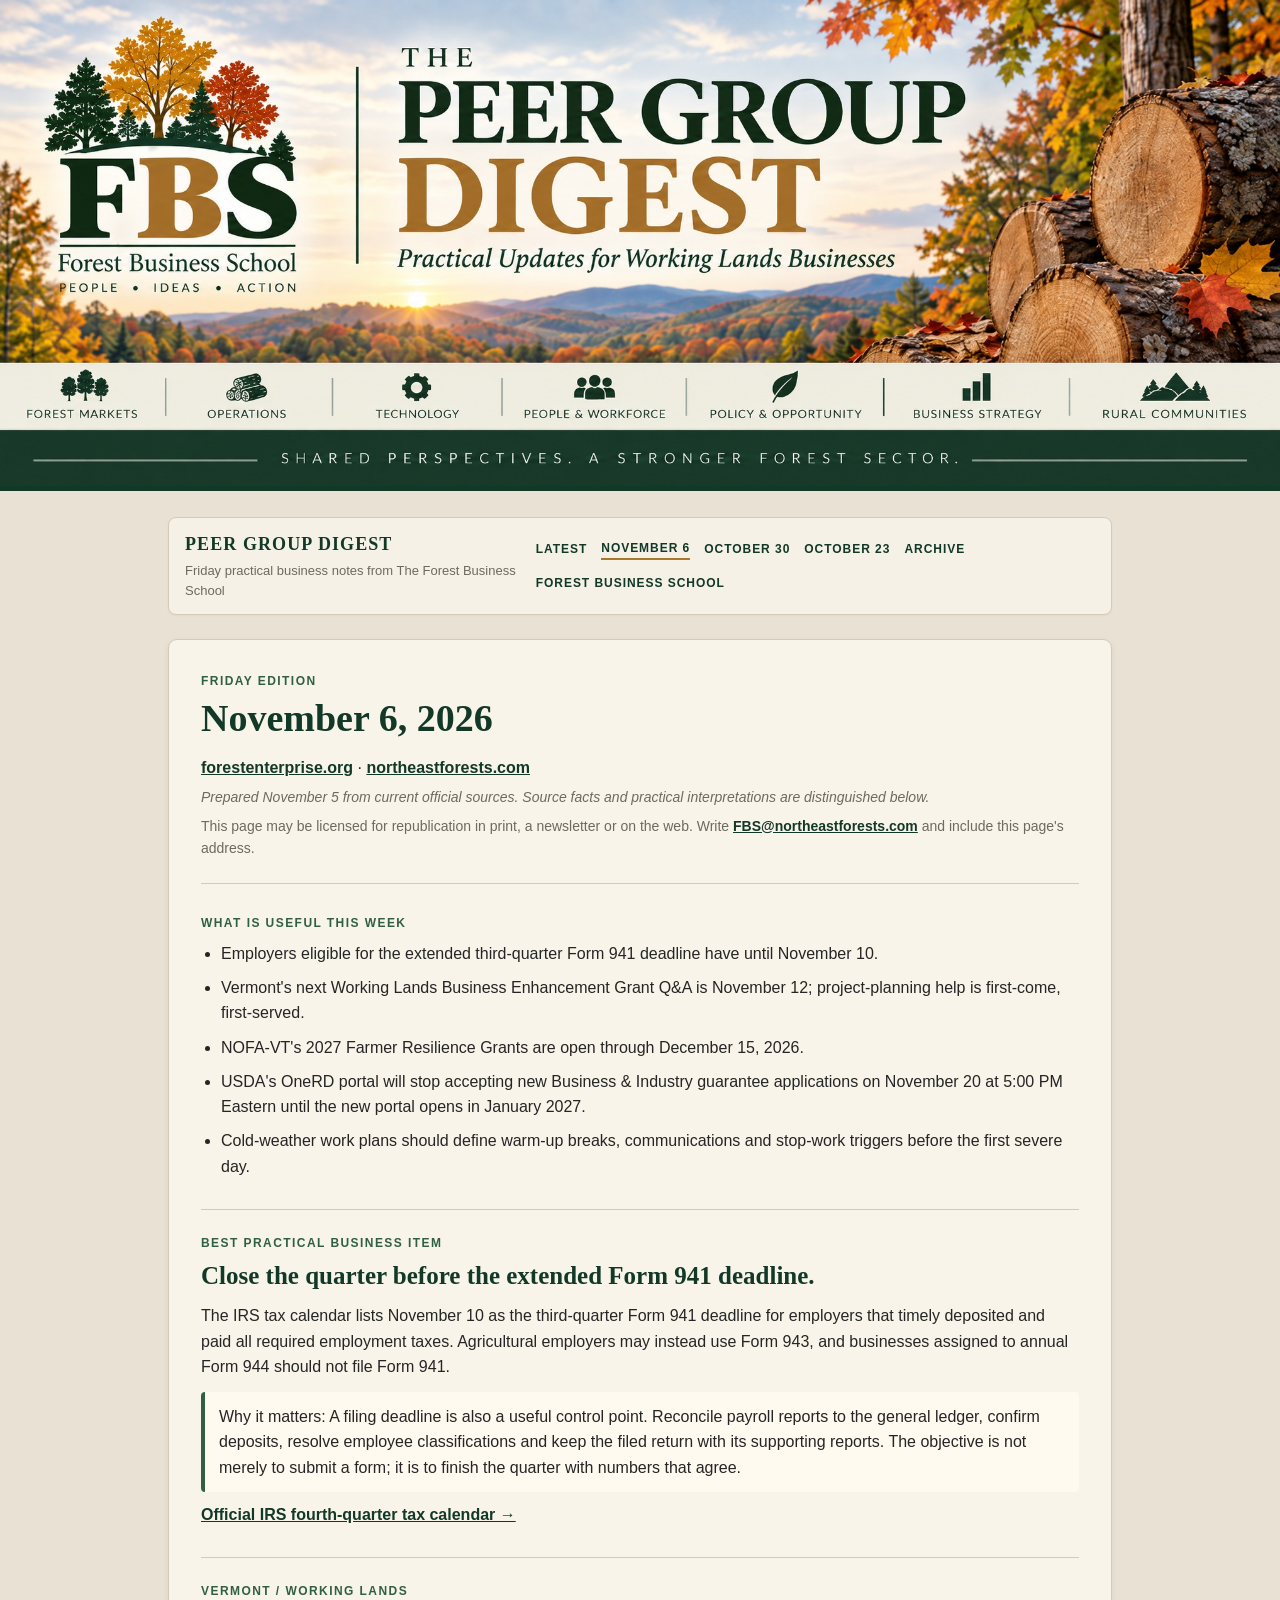
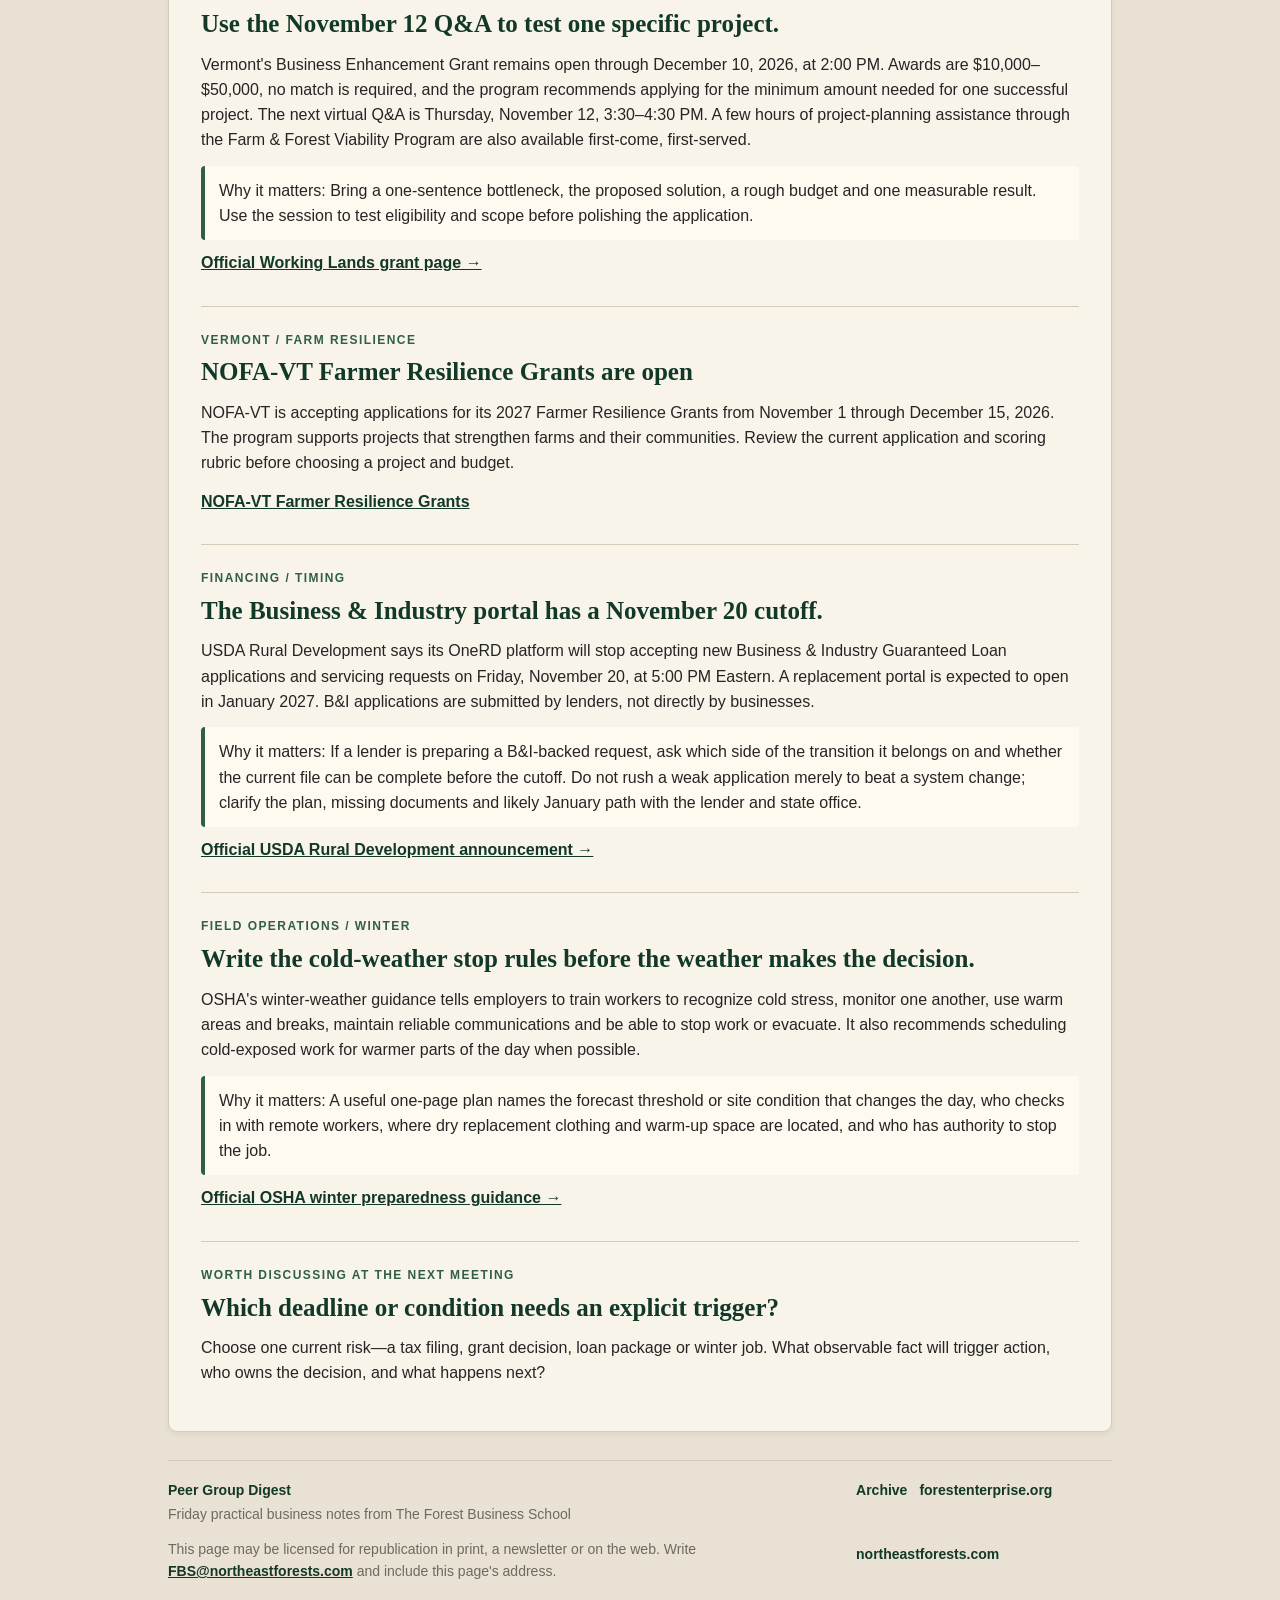
<file: 2026/11/06/index.html>
<!doctype html>
<html lang="en"><head><meta charset="utf-8"><meta name="viewport" content="width=device-width, initial-scale=1"><title>Peer Group Digest — November 6, 2026</title><meta name="description" content="A payroll deadline, a live Working Lands checkpoint, NOFA-VT Farmer Resilience Grants, USDA financing-system timing and a practical winter-work plan."><link rel="canonical" href="https://peer.vtfbs.com/2026/11/06/"><meta property="og:type" content="article"><meta property="og:title" content="Peer Group Digest — November 6, 2026"><meta property="og:description" content="A payroll deadline, a live Working Lands checkpoint, NOFA-VT Farmer Resilience Grants, USDA financing-system timing and a practical winter-work plan."><meta property="og:url" content="https://peer.vtfbs.com/2026/11/06/"><meta property="og:image" content="https://peer.vtfbs.com/assets/peer-header.jpg"><meta name="twitter:card" content="summary_large_image"><meta name="twitter:image" content="https://peer.vtfbs.com/assets/peer-header.jpg"><meta name="theme-color" content="#123827"><link rel="stylesheet" href="/assets/styles.css?v=20260911b"></head><body>
<div class="image-masthead"><a href="/"><img src="/assets/peer-header.jpg?v=20260911" alt="The Peer Group Digest — Forest Business School"></a></div><div class="page-shell"><header class="site-header"><div class="brand-block"><a class="brand" href="/">Peer Group Digest</a><p class="tagline">Friday practical business notes from The Forest Business School</p></div><nav class="site-nav" aria-label="Primary navigation"><a href="/">Latest</a><a class="active" href="/2026/11/06/">November 6</a><a href="/2026/10/30/">October 30</a><a href="/2026/10/23/">October 23</a><a href="/archive/">Archive</a><a href="https://www.forestenterprise.org">Forest Business School</a></nav></header>
<main><section class="edition-header"><p class="section-kicker">Friday edition</p><h1>November 6, 2026</h1><p><a href="https://www.forestenterprise.org">forestenterprise.org</a> · <a href="https://www.northeastforests.com">northeastforests.com</a></p><p class="source-note"><em>Prepared November 5 from current official sources. Source facts and practical interpretations are distinguished below.</em></p><p class="source-note">This page may be licensed for republication in print, a newsletter or on the web. Write <a href="mailto:FBS@northeastforests.com">FBS@northeastforests.com</a> and include this page's address.</p></section>
<section><p class="section-kicker">What is useful this week</p><ul class="morning-list"><li>Employers eligible for the extended third-quarter Form 941 deadline have until November 10.</li><li>Vermont's next Working Lands Business Enhancement Grant Q&amp;A is November 12; project-planning help is first-come, first-served.</li><li>NOFA-VT's 2027 Farmer Resilience Grants are open through December 15, 2026.</li><li>USDA's OneRD portal will stop accepting new Business &amp; Industry guarantee applications on November 20 at 5:00 PM Eastern until the new portal opens in January 2027.</li><li>Cold-weather work plans should define warm-up breaks, communications and stop-work triggers before the first severe day.</li></ul></section>
<section class="item"><p class="section-kicker">Best Practical Business Item</p><h2>Close the quarter before the extended Form 941 deadline.</h2><p>The IRS tax calendar lists November 10 as the third-quarter Form 941 deadline for employers that timely deposited and paid all required employment taxes. Agricultural employers may instead use Form 943, and businesses assigned to annual Form 944 should not file Form 941.</p><div class="note"><p>Why it matters: A filing deadline is also a useful control point. Reconcile payroll reports to the general ledger, confirm deposits, resolve employee classifications and keep the filed return with its supporting reports. The objective is not merely to submit a form; it is to finish the quarter with numbers that agree.</p></div><p><a href="https://www.irs.gov/businesses/small-businesses-self-employed/fourth-quarter-tax-calendar">Official IRS fourth-quarter tax calendar →</a></p></section>
<section class="item"><p class="section-kicker">Vermont / Working Lands</p><h2>Use the November 12 Q&amp;A to test one specific project.</h2><p>Vermont's Business Enhancement Grant remains open through December 10, 2026, at 2:00 PM. Awards are $10,000–$50,000, no match is required, and the program recommends applying for the minimum amount needed for one successful project. The next virtual Q&amp;A is Thursday, November 12, 3:30–4:30 PM. A few hours of project-planning assistance through the Farm &amp; Forest Viability Program are also available first-come, first-served.</p><div class="note"><p>Why it matters: Bring a one-sentence bottleneck, the proposed solution, a rough budget and one measurable result. Use the session to test eligibility and scope before polishing the application.</p></div><p><a href="https://workinglands.vermont.gov/grant-contract-opportunities/business-enhancement-grant">Official Working Lands grant page →</a></p></section>
<section class="item"><p class="section-kicker">Vermont / Farm Resilience</p><h2>NOFA-VT Farmer Resilience Grants are open</h2><p>NOFA-VT is accepting applications for its 2027 Farmer Resilience Grants from November 1 through December 15, 2026. The program supports projects that strengthen farms and their communities. Review the current application and scoring rubric before choosing a project and budget.</p><p><a href="https://www.nofavt.org/services-resources/farmers/funding-opportunities/farmer-resilience-grants">NOFA-VT Farmer Resilience Grants</a></p></section>
<section class="item"><p class="section-kicker">Financing / Timing</p><h2>The Business &amp; Industry portal has a November 20 cutoff.</h2><p>USDA Rural Development says its OneRD platform will stop accepting new Business &amp; Industry Guaranteed Loan applications and servicing requests on Friday, November 20, at 5:00 PM Eastern. A replacement portal is expected to open in January 2027. B&amp;I applications are submitted by lenders, not directly by businesses.</p><div class="note"><p>Why it matters: If a lender is preparing a B&amp;I-backed request, ask which side of the transition it belongs on and whether the current file can be complete before the cutoff. Do not rush a weak application merely to beat a system change; clarify the plan, missing documents and likely January path with the lender and state office.</p></div><p><a href="https://www.rd.usda.gov/newsroom/stakeholder-announcements">Official USDA Rural Development announcement →</a></p></section>
<section class="item"><p class="section-kicker">Field Operations / Winter</p><h2>Write the cold-weather stop rules before the weather makes the decision.</h2><p>OSHA's winter-weather guidance tells employers to train workers to recognize cold stress, monitor one another, use warm areas and breaks, maintain reliable communications and be able to stop work or evacuate. It also recommends scheduling cold-exposed work for warmer parts of the day when possible.</p><div class="note"><p>Why it matters: A useful one-page plan names the forecast threshold or site condition that changes the day, who checks in with remote workers, where dry replacement clothing and warm-up space are located, and who has authority to stop the job.</p></div><p><a href="https://www.osha.gov/winter-weather/preparedness">Official OSHA winter preparedness guidance →</a></p></section>
<section class="item"><p class="section-kicker">Worth Discussing at the Next Meeting</p><h2>Which deadline or condition needs an explicit trigger?</h2><p>Choose one current risk—a tax filing, grant decision, loan package or winter job. What observable fact will trigger action, who owns the decision, and what happens next?</p></section></main><footer class="site-footer"><div><p class="footer-title">Peer Group Digest</p><p>Friday practical business notes from The Forest Business School</p><p>This page may be licensed for republication in print, a newsletter or on the web. Write <a href="mailto:FBS@northeastforests.com">FBS@northeastforests.com</a> and include this page's address.</p></div><div class="footer-links"><a href="/archive/">Archive</a><a href="https://www.forestenterprise.org">forestenterprise.org</a><a href="https://www.northeastforests.com">northeastforests.com</a></div></footer></div></body></html>
</file>
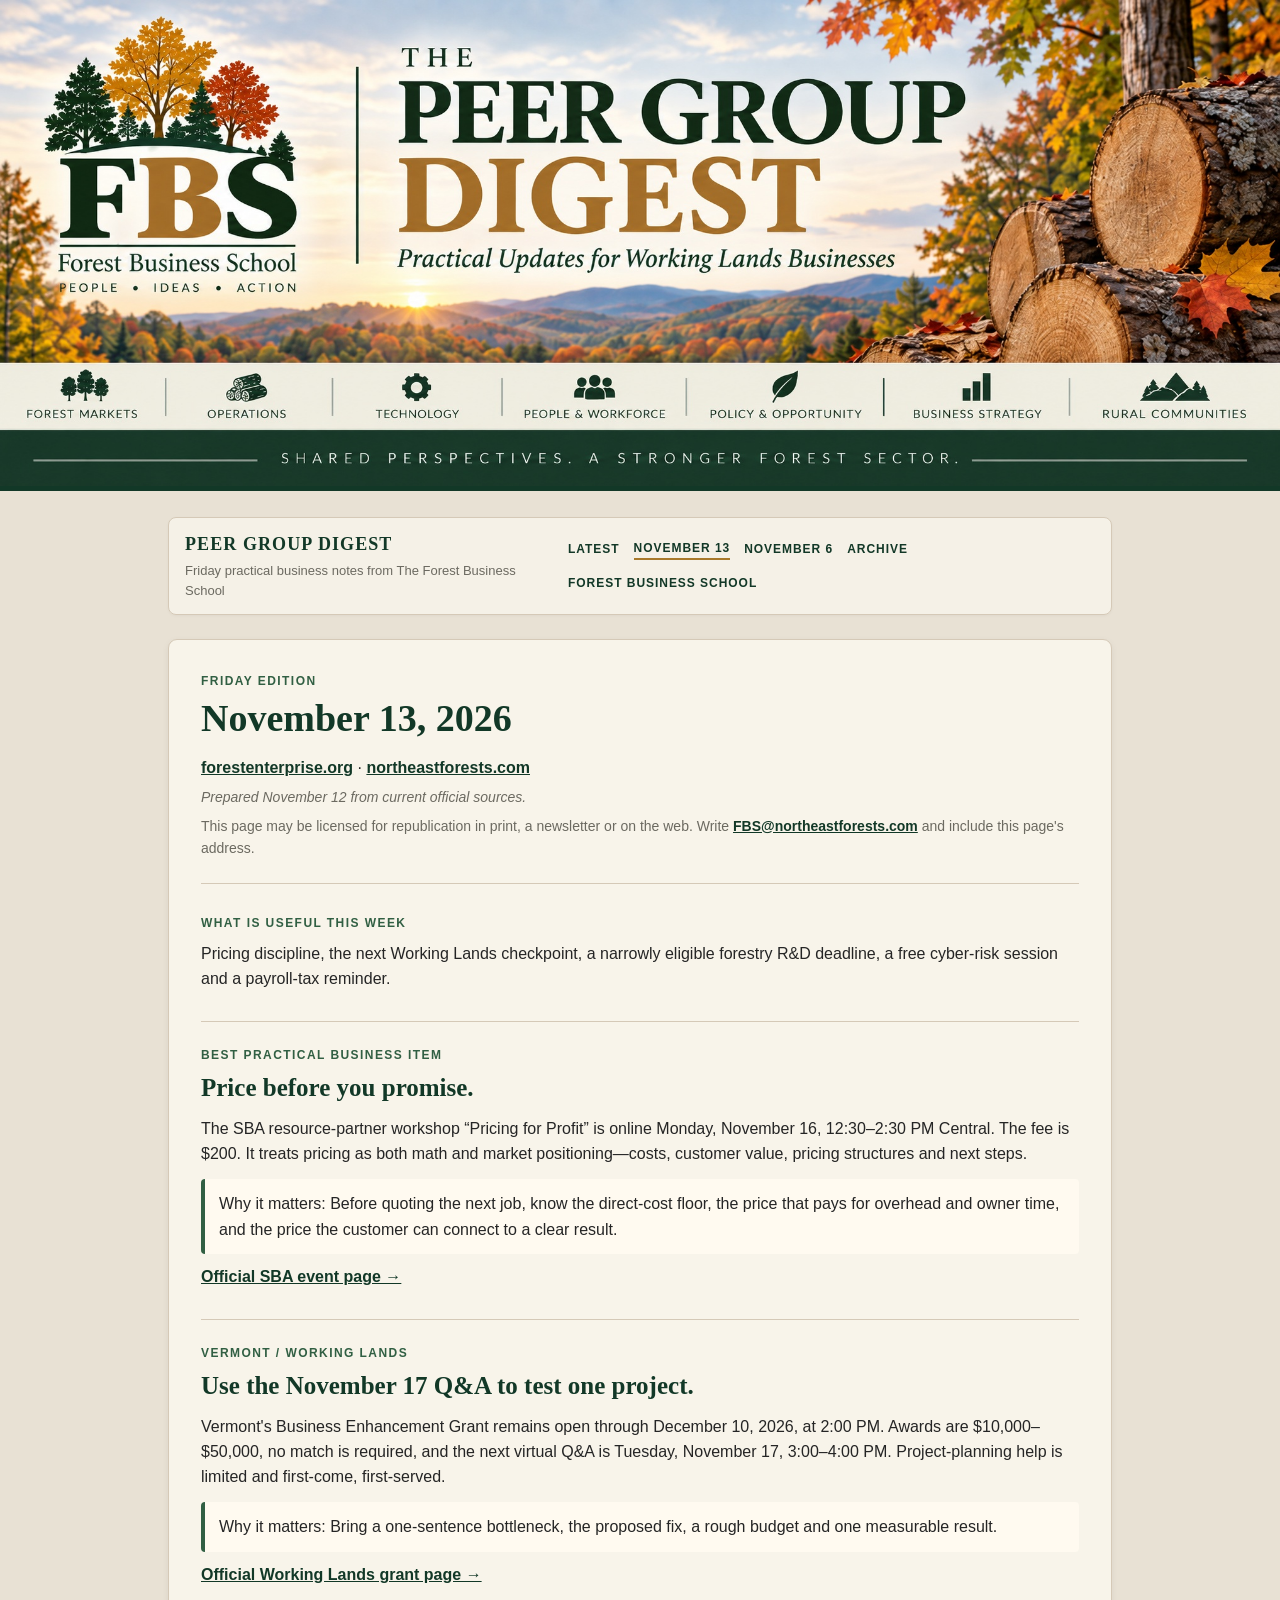
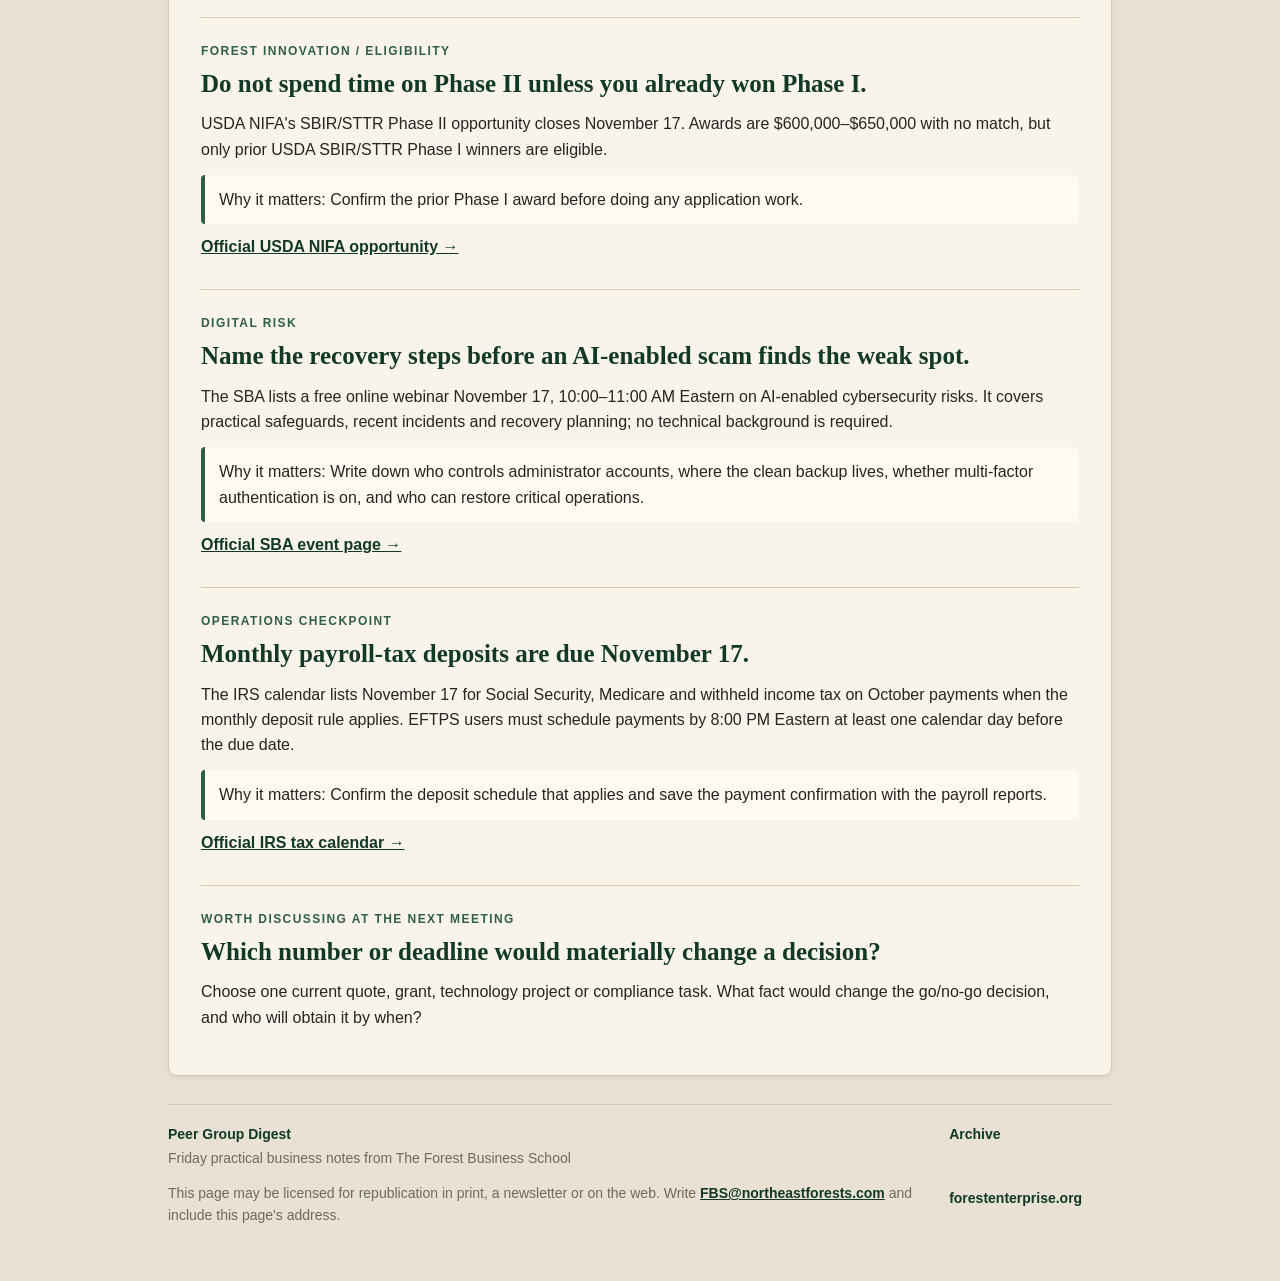
<file: 2026/11/13/index.html>
<!doctype html><html lang="en"><head><meta charset="utf-8"><meta name="viewport" content="width=device-width, initial-scale=1"><title>Peer Group Digest — November 13, 2026</title><meta name="description" content="Pricing discipline, the next Working Lands checkpoint, a narrowly eligible forestry R&D deadline, a free cyber-risk session and a payroll-tax reminder."><link rel="canonical" href="https://peer.vtfbs.com/2026/11/13/"><meta property="og:type" content="article"><meta property="og:title" content="Peer Group Digest — November 13, 2026"><meta property="og:description" content="Pricing discipline, the next Working Lands checkpoint, a narrowly eligible forestry R&D deadline, a free cyber-risk session and a payroll-tax reminder."><meta property="og:url" content="https://peer.vtfbs.com/2026/11/13/"><meta property="og:image" content="https://peer.vtfbs.com/assets/peer-header.jpg"><meta name="twitter:card" content="summary_large_image"><meta name="theme-color" content="#123827"><link rel="stylesheet" href="/assets/styles.css?v=20260911b"></head><body><div class="image-masthead"><a href="/"><img src="/assets/peer-header.jpg?v=20260911" alt="The Peer Group Digest — Forest Business School"></a></div><div class="page-shell"><header class="site-header"><div class="brand-block"><a class="brand" href="/">Peer Group Digest</a><p class="tagline">Friday practical business notes from The Forest Business School</p></div><nav class="site-nav"><a href="/">Latest</a><a class="active" href="/2026/11/13/">November 13</a><a href="/2026/11/06/">November 6</a><a href="/archive/">Archive</a><a href="https://www.forestenterprise.org">Forest Business School</a></nav></header><main><section class="edition-header"><p class="section-kicker">Friday edition</p><h1>November 13, 2026</h1><p><a href="https://www.forestenterprise.org">forestenterprise.org</a> · <a href="https://www.northeastforests.com">northeastforests.com</a></p><p class="source-note"><em>Prepared November 12 from current official sources.</em></p><p class="source-note">This page may be licensed for republication in print, a newsletter or on the web. Write <a href="mailto:FBS@northeastforests.com">FBS@northeastforests.com</a> and include this page's address.</p></section><section><p class="section-kicker">What is useful this week</p><p>Pricing discipline, the next Working Lands checkpoint, a narrowly eligible forestry R&D deadline, a free cyber-risk session and a payroll-tax reminder.</p></section><section class="item"><p class="section-kicker">Best Practical Business Item</p><h2>Price before you promise.</h2><p>The SBA resource-partner workshop “Pricing for Profit” is online Monday, November 16, 12:30–2:30 PM Central. The fee is $200. It treats pricing as both math and market positioning—costs, customer value, pricing structures and next steps.</p><div class="note"><p>Why it matters: Before quoting the next job, know the direct-cost floor, the price that pays for overhead and owner time, and the price the customer can connect to a clear result.</p></div><p><a href="https://legacy.sba.gov/event/89369">Official SBA event page →</a></p></section><section class="item"><p class="section-kicker">Vermont / Working Lands</p><h2>Use the November 17 Q&A to test one project.</h2><p>Vermont's Business Enhancement Grant remains open through December 10, 2026, at 2:00 PM. Awards are $10,000–$50,000, no match is required, and the next virtual Q&A is Tuesday, November 17, 3:00–4:00 PM. Project-planning help is limited and first-come, first-served.</p><div class="note"><p>Why it matters: Bring a one-sentence bottleneck, the proposed fix, a rough budget and one measurable result.</p></div><p><a href="https://workinglands.vermont.gov/grant-contract-opportunities/business-enhancement-grant">Official Working Lands grant page →</a></p></section><section class="item"><p class="section-kicker">Forest Innovation / Eligibility</p><h2>Do not spend time on Phase II unless you already won Phase I.</h2><p>USDA NIFA's SBIR/STTR Phase II opportunity closes November 17. Awards are $600,000–$650,000 with no match, but only prior USDA SBIR/STTR Phase I winners are eligible.</p><div class="note"><p>Why it matters: Confirm the prior Phase I award before doing any application work.</p></div><p><a href="https://www.nifa.usda.gov/grants/funding-opportunities/small-business-innovation-research-program-phase-ii">Official USDA NIFA opportunity →</a></p></section><section class="item"><p class="section-kicker">Digital Risk</p><h2>Name the recovery steps before an AI-enabled scam finds the weak spot.</h2><p>The SBA lists a free online webinar November 17, 10:00–11:00 AM Eastern on AI-enabled cybersecurity risks. It covers practical safeguards, recent incidents and recovery planning; no technical background is required.</p><div class="note"><p>Why it matters: Write down who controls administrator accounts, where the clean backup lives, whether multi-factor authentication is on, and who can restore critical operations.</p></div><p><a href="https://legacy.sba.gov/event/89728">Official SBA event page →</a></p></section><section class="item"><p class="section-kicker">Operations Checkpoint</p><h2>Monthly payroll-tax deposits are due November 17.</h2><p>The IRS calendar lists November 17 for Social Security, Medicare and withheld income tax on October payments when the monthly deposit rule applies. EFTPS users must schedule payments by 8:00 PM Eastern at least one calendar day before the due date.</p><div class="note"><p>Why it matters: Confirm the deposit schedule that applies and save the payment confirmation with the payroll reports.</p></div><p><a href="https://www.irs.gov/businesses/small-businesses-self-employed/fourth-quarter-tax-calendar">Official IRS tax calendar →</a></p></section><section class="item"><p class="section-kicker">Worth Discussing at the Next Meeting</p><h2>Which number or deadline would materially change a decision?</h2><p>Choose one current quote, grant, technology project or compliance task. What fact would change the go/no-go decision, and who will obtain it by when?</p></section></main><footer class="site-footer"><div><p class="footer-title">Peer Group Digest</p><p>Friday practical business notes from The Forest Business School</p><p>This page may be licensed for republication in print, a newsletter or on the web. Write <a href="mailto:FBS@northeastforests.com">FBS@northeastforests.com</a> and include this page's address.</p></div><div class="footer-links"><a href="/archive/">Archive</a><a href="https://www.forestenterprise.org">forestenterprise.org</a></div></footer></div></body></html>
</file>
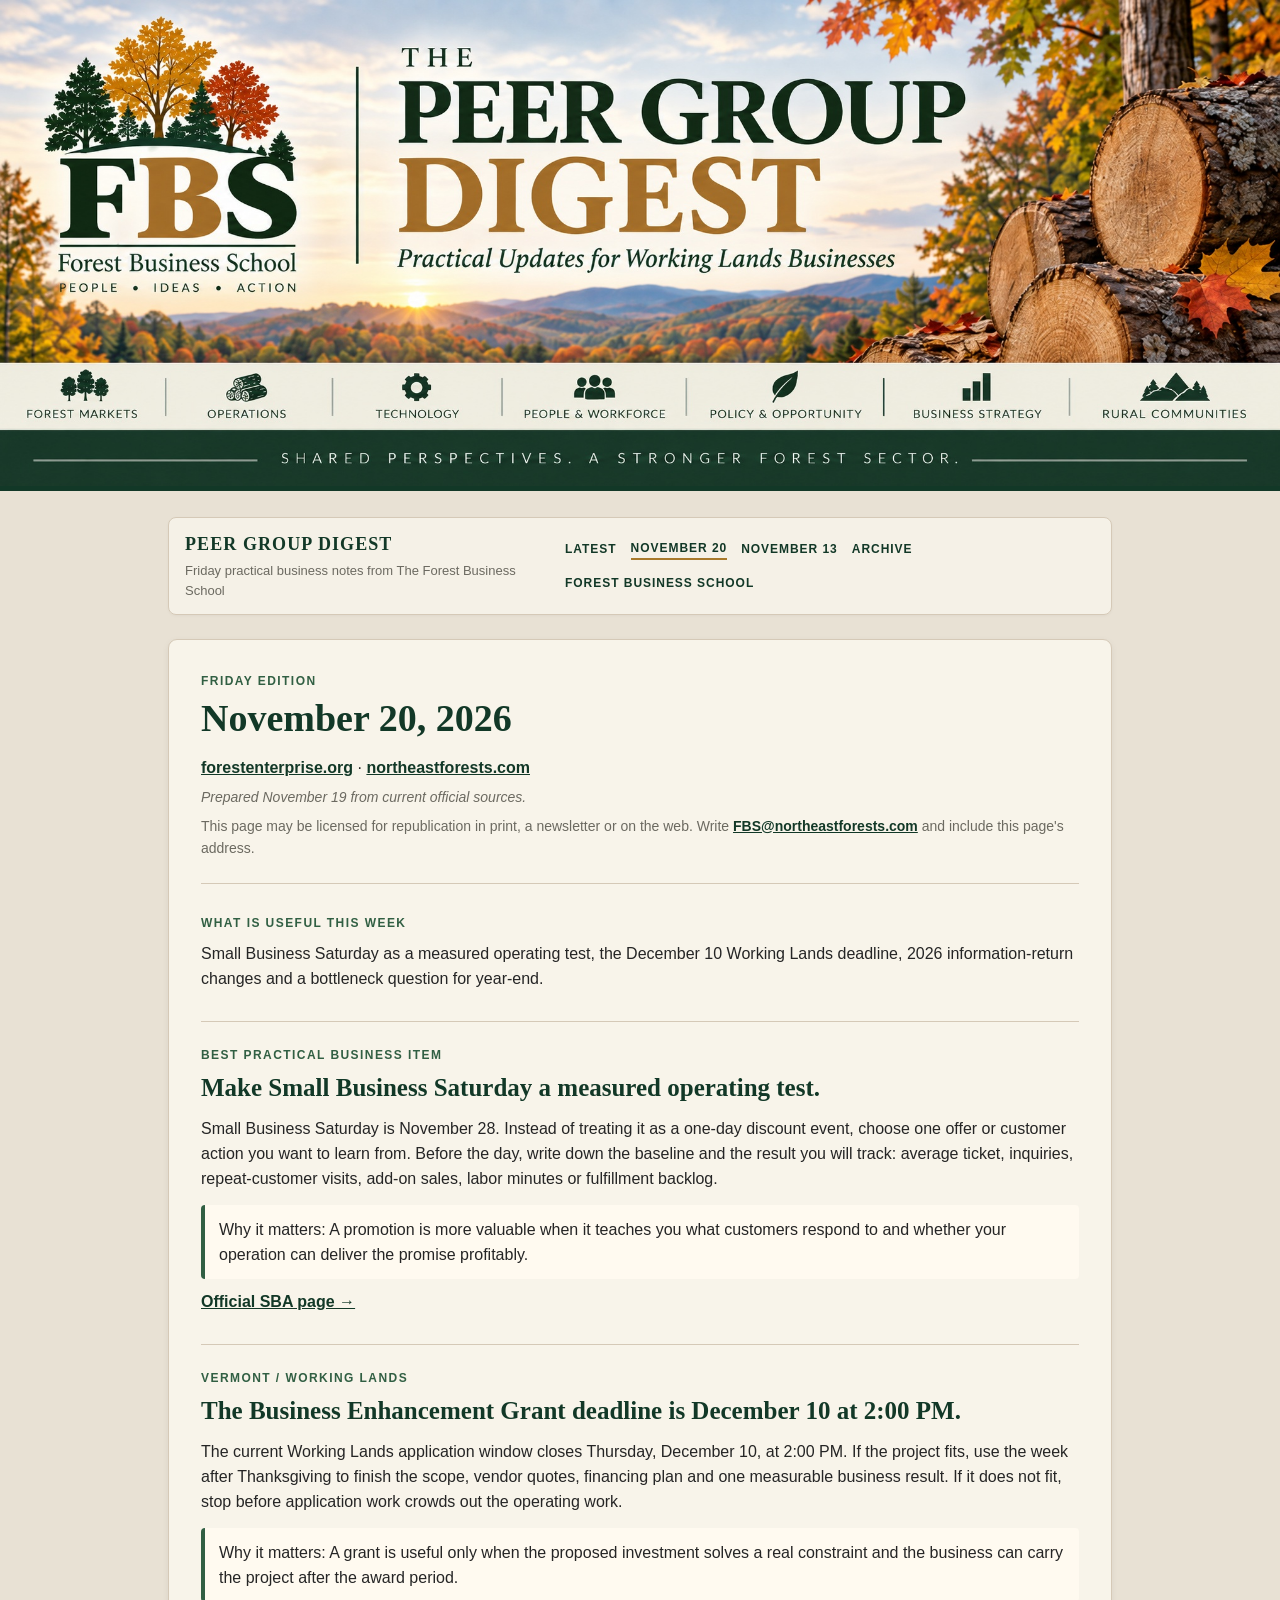
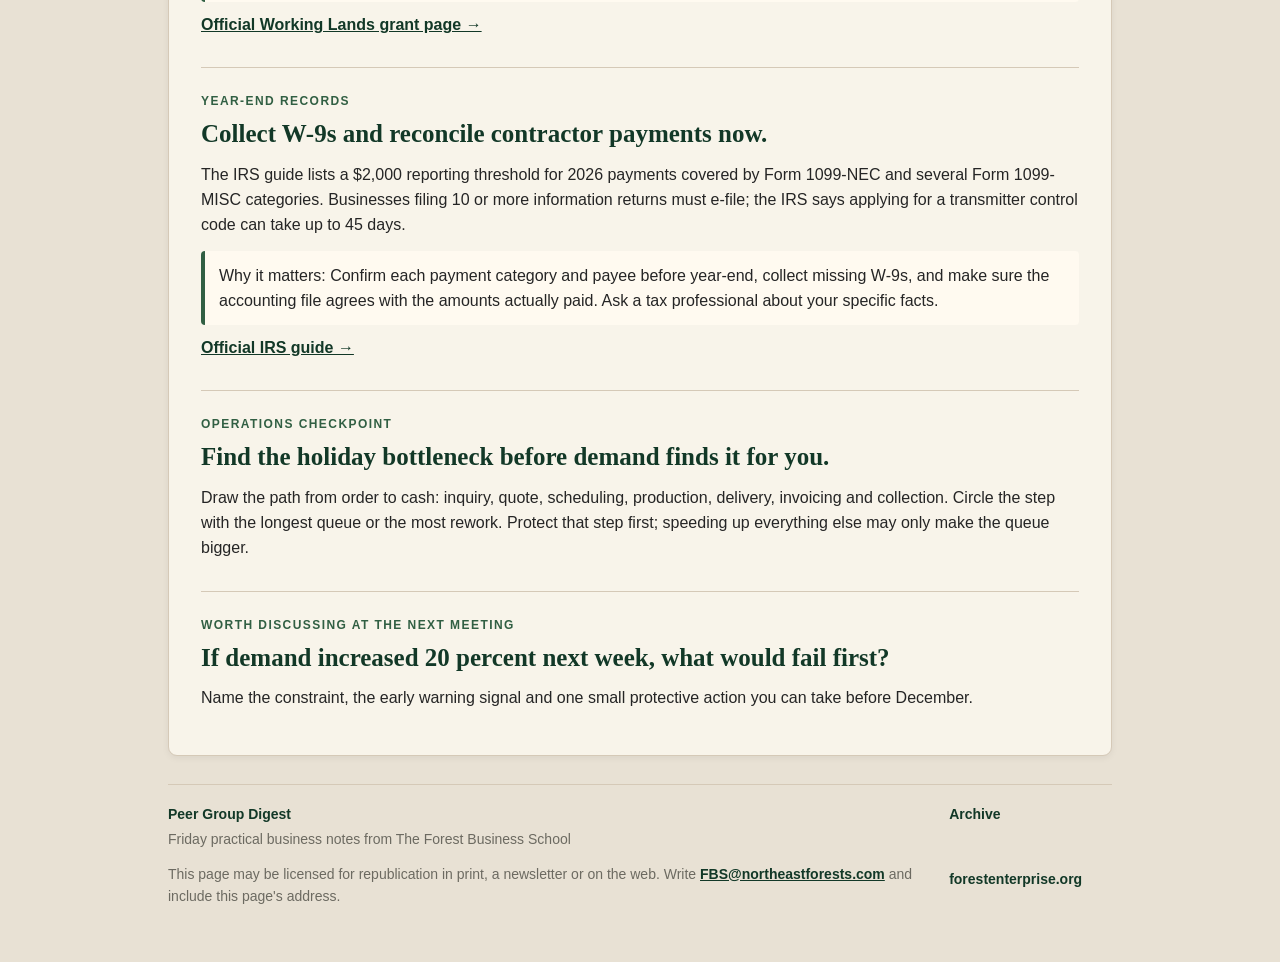
<file: 2026/11/20/index.html>
<!doctype html><html lang="en"><head><meta charset="utf-8"><meta name="viewport" content="width=device-width, initial-scale=1"><title>Peer Group Digest — November 20, 2026</title><meta name="description" content="Small Business Saturday as a measured operating test, the December 10 Working Lands deadline, 2026 information-return changes and a bottleneck question for year-end."><link rel="canonical" href="https://peer.vtfbs.com/2026/11/20/"><meta property="og:type" content="article"><meta property="og:title" content="Peer Group Digest — November 20, 2026"><meta property="og:description" content="Small Business Saturday as a measured operating test, the December 10 Working Lands deadline, 2026 information-return changes and a bottleneck question for year-end."><meta property="og:url" content="https://peer.vtfbs.com/2026/11/20/"><meta property="og:image" content="https://peer.vtfbs.com/assets/peer-header.jpg"><meta name="twitter:card" content="summary_large_image"><meta name="theme-color" content="#123827"><link rel="stylesheet" href="/assets/styles.css?v=20260911b"></head><body><div class="image-masthead"><a href="/"><img src="/assets/peer-header.jpg?v=20260911" alt="The Peer Group Digest — Forest Business School"></a></div><div class="page-shell"><header class="site-header"><div class="brand-block"><a class="brand" href="/">Peer Group Digest</a><p class="tagline">Friday practical business notes from The Forest Business School</p></div><nav class="site-nav"><a href="/">Latest</a><a class="active" href="/2026/11/20/">November 20</a><a href="/2026/11/13/">November 13</a><a href="/archive/">Archive</a><a href="https://www.forestenterprise.org">Forest Business School</a></nav></header><main><section class="edition-header"><p class="section-kicker">Friday edition</p><h1>November 20, 2026</h1><p><a href="https://www.forestenterprise.org">forestenterprise.org</a> · <a href="https://www.northeastforests.com">northeastforests.com</a></p><p class="source-note"><em>Prepared November 19 from current official sources.</em></p><p class="source-note">This page may be licensed for republication in print, a newsletter or on the web. Write <a href="mailto:FBS@northeastforests.com">FBS@northeastforests.com</a> and include this page's address.</p></section><section><p class="section-kicker">What is useful this week</p><p>Small Business Saturday as a measured operating test, the December 10 Working Lands deadline, 2026 information-return changes and a bottleneck question for year-end.</p></section><section class="item"><p class="section-kicker">Best Practical Business Item</p><h2>Make Small Business Saturday a measured operating test.</h2><p>Small Business Saturday is November 28. Instead of treating it as a one-day discount event, choose one offer or customer action you want to learn from. Before the day, write down the baseline and the result you will track: average ticket, inquiries, repeat-customer visits, add-on sales, labor minutes or fulfillment backlog.</p><div class="note"><p>Why it matters: A promotion is more valuable when it teaches you what customers respond to and whether your operation can deliver the promise profitably.</p></div><p><a href="https://www.sba.gov/about-sba/organization/observances/small-business-saturday/">Official SBA page →</a></p></section><section class="item"><p class="section-kicker">Vermont / Working Lands</p><h2>The Business Enhancement Grant deadline is December 10 at 2:00 PM.</h2><p>The current Working Lands application window closes Thursday, December 10, at 2:00 PM. If the project fits, use the week after Thanksgiving to finish the scope, vendor quotes, financing plan and one measurable business result. If it does not fit, stop before application work crowds out the operating work.</p><div class="note"><p>Why it matters: A grant is useful only when the proposed investment solves a real constraint and the business can carry the project after the award period.</p></div><p><a href="https://workinglands.vermont.gov/grant-contract-opportunities/business-enhancement-grant">Official Working Lands grant page →</a></p></section><section class="item"><p class="section-kicker">Year-End Records</p><h2>Collect W-9s and reconcile contractor payments now.</h2><p>The IRS guide lists a $2,000 reporting threshold for 2026 payments covered by Form 1099-NEC and several Form 1099-MISC categories. Businesses filing 10 or more information returns must e-file; the IRS says applying for a transmitter control code can take up to 45 days.</p><div class="note"><p>Why it matters: Confirm each payment category and payee before year-end, collect missing W-9s, and make sure the accounting file agrees with the amounts actually paid. Ask a tax professional about your specific facts.</p></div><p><a href="https://www.irs.gov/businesses/small-businesses-self-employed/a-guide-to-information-returns">Official IRS guide →</a></p></section><section class="item"><p class="section-kicker">Operations Checkpoint</p><h2>Find the holiday bottleneck before demand finds it for you.</h2><p>Draw the path from order to cash: inquiry, quote, scheduling, production, delivery, invoicing and collection. Circle the step with the longest queue or the most rework. Protect that step first; speeding up everything else may only make the queue bigger.</p></section><section class="item"><p class="section-kicker">Worth Discussing at the Next Meeting</p><h2>If demand increased 20 percent next week, what would fail first?</h2><p>Name the constraint, the early warning signal and one small protective action you can take before December.</p></section></main><footer class="site-footer"><div><p class="footer-title">Peer Group Digest</p><p>Friday practical business notes from The Forest Business School</p><p>This page may be licensed for republication in print, a newsletter or on the web. Write <a href="mailto:FBS@northeastforests.com">FBS@northeastforests.com</a> and include this page's address.</p></div><div class="footer-links"><a href="/archive/">Archive</a><a href="https://www.forestenterprise.org">forestenterprise.org</a></div></footer></div></body></html>
</file>
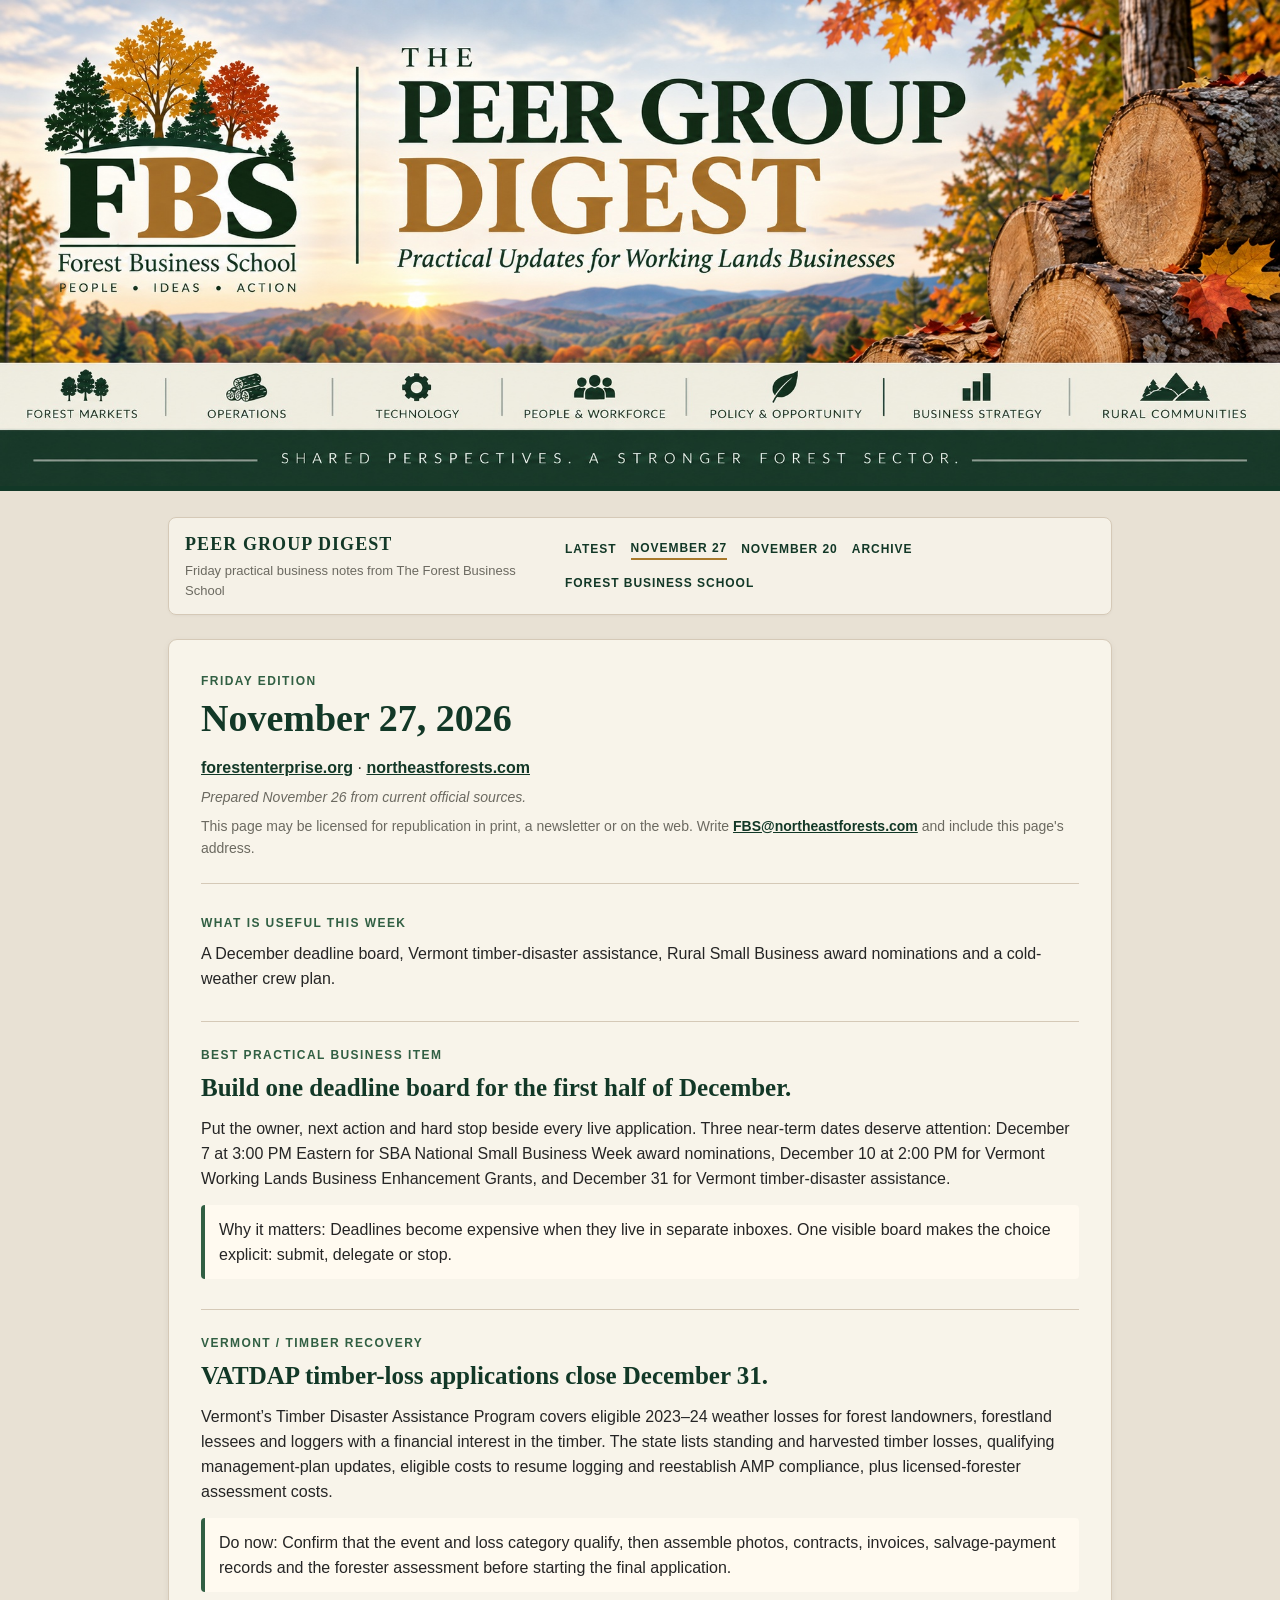
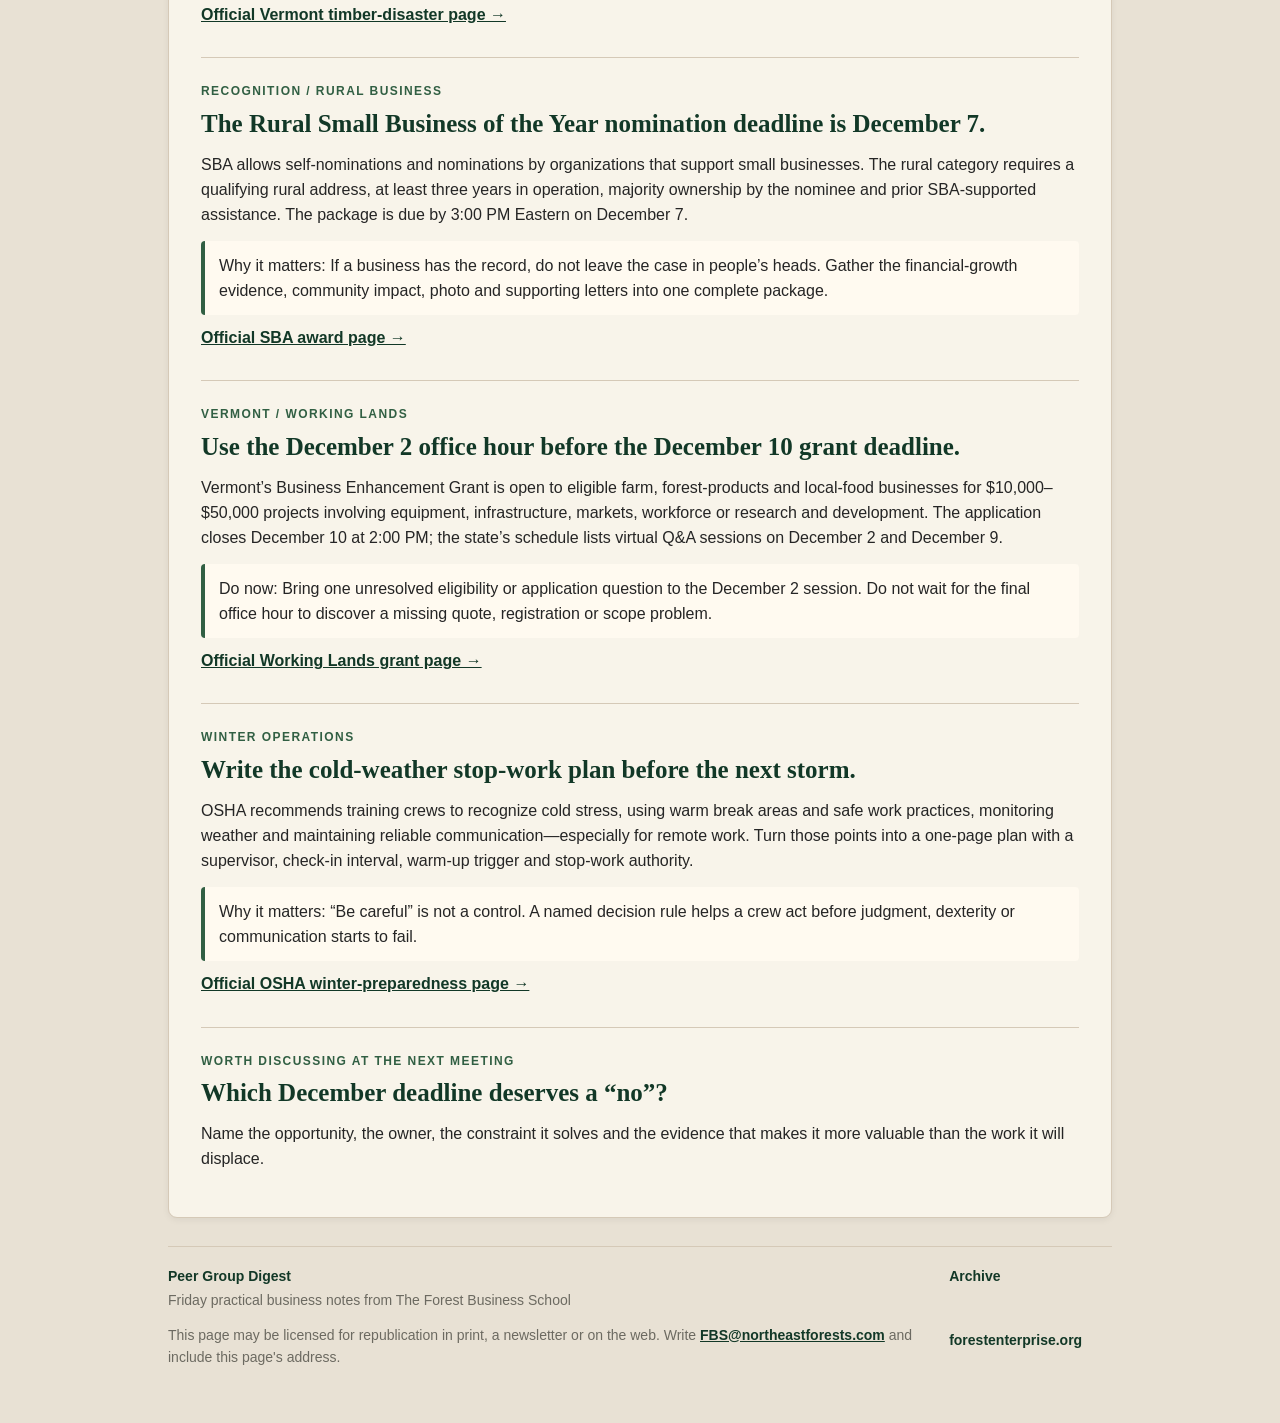
<file: 2026/11/27/index.html>
<!doctype html><html lang="en"><head><meta charset="utf-8"><meta name="viewport" content="width=device-width, initial-scale=1"><title>Peer Group Digest — November 27, 2026</title><meta name="description" content="A December deadline board, Vermont timber-disaster assistance, Rural Small Business award nominations and a cold-weather crew plan."><link rel="canonical" href="https://peer.vtfbs.com/2026/11/27/"><meta property="og:type" content="article"><meta property="og:title" content="Peer Group Digest — November 27, 2026"><meta property="og:description" content="A December deadline board, Vermont timber-disaster assistance, Rural Small Business award nominations and a cold-weather crew plan."><meta property="og:url" content="https://peer.vtfbs.com/2026/11/27/"><meta property="og:image" content="https://peer.vtfbs.com/assets/peer-header.jpg"><meta name="twitter:card" content="summary_large_image"><meta name="theme-color" content="#123827"><link rel="stylesheet" href="/assets/styles.css?v=20260911b"></head><body><div class="image-masthead"><a href="/"><img src="/assets/peer-header.jpg?v=20260911" alt="The Peer Group Digest — Forest Business School"></a></div><div class="page-shell"><header class="site-header"><div class="brand-block"><a class="brand" href="/">Peer Group Digest</a><p class="tagline">Friday practical business notes from The Forest Business School</p></div><nav class="site-nav"><a href="/">Latest</a><a class="active" href="/2026/11/27/">November 27</a><a href="/2026/11/20/">November 20</a><a href="/archive/">Archive</a><a href="https://www.forestenterprise.org">Forest Business School</a></nav></header><main><section class="edition-header"><p class="section-kicker">Friday edition</p><h1>November 27, 2026</h1><p><a href="https://www.forestenterprise.org">forestenterprise.org</a> · <a href="https://www.northeastforests.com">northeastforests.com</a></p><p class="source-note"><em>Prepared November 26 from current official sources.</em></p><p class="source-note">This page may be licensed for republication in print, a newsletter or on the web. Write <a href="mailto:FBS@northeastforests.com">FBS@northeastforests.com</a> and include this page's address.</p></section><section><p class="section-kicker">What is useful this week</p><p>A December deadline board, Vermont timber-disaster assistance, Rural Small Business award nominations and a cold-weather crew plan.</p></section><section class="item"><p class="section-kicker">Best Practical Business Item</p><h2>Build one deadline board for the first half of December.</h2><p>Put the owner, next action and hard stop beside every live application. Three near-term dates deserve attention: December 7 at 3:00 PM Eastern for SBA National Small Business Week award nominations, December 10 at 2:00 PM for Vermont Working Lands Business Enhancement Grants, and December 31 for Vermont timber-disaster assistance.</p><div class="note"><p>Why it matters: Deadlines become expensive when they live in separate inboxes. One visible board makes the choice explicit: submit, delegate or stop.</p></div></section><section class="item"><p class="section-kicker">Vermont / Timber Recovery</p><h2>VATDAP timber-loss applications close December 31.</h2><p>Vermont’s Timber Disaster Assistance Program covers eligible 2023–24 weather losses for forest landowners, forestland lessees and loggers with a financial interest in the timber. The state lists standing and harvested timber losses, qualifying management-plan updates, eligible costs to resume logging and reestablish AMP compliance, plus licensed-forester assessment costs.</p><div class="note"><p>Do now: Confirm that the event and loss category qualify, then assemble photos, contracts, invoices, salvage-payment records and the forester assessment before starting the final application.</p></div><p><a href="https://fpr.vermont.gov/forests/watershed-forestry/vermont-timber-disaster-assistance-program">Official Vermont timber-disaster page →</a></p></section><section class="item"><p class="section-kicker">Recognition / Rural Business</p><h2>The Rural Small Business of the Year nomination deadline is December 7.</h2><p>SBA allows self-nominations and nominations by organizations that support small businesses. The rural category requires a qualifying rural address, at least three years in operation, majority ownership by the nominee and prior SBA-supported assistance. The package is due by 3:00 PM Eastern on December 7.</p><div class="note"><p>Why it matters: If a business has the record, do not leave the case in people’s heads. Gather the financial-growth evidence, community impact, photo and supporting letters into one complete package.</p></div><p><a href="https://www.sba.gov/about-sba/organization/observances/national-small-business-week/national-small-business-week-awards/rural-small-business-of-the-year/">Official SBA award page →</a></p></section><section class="item"><p class="section-kicker">Vermont / Working Lands</p><h2>Use the December 2 office hour before the December 10 grant deadline.</h2><p>Vermont’s Business Enhancement Grant is open to eligible farm, forest-products and local-food businesses for $10,000–$50,000 projects involving equipment, infrastructure, markets, workforce or research and development. The application closes December 10 at 2:00 PM; the state’s schedule lists virtual Q&amp;A sessions on December 2 and December 9.</p><div class="note"><p>Do now: Bring one unresolved eligibility or application question to the December 2 session. Do not wait for the final office hour to discover a missing quote, registration or scope problem.</p></div><p><a href="https://workinglands.vermont.gov/grant-contract-opportunities/business-enhancement-grant">Official Working Lands grant page →</a></p></section><section class="item"><p class="section-kicker">Winter Operations</p><h2>Write the cold-weather stop-work plan before the next storm.</h2><p>OSHA recommends training crews to recognize cold stress, using warm break areas and safe work practices, monitoring weather and maintaining reliable communication—especially for remote work. Turn those points into a one-page plan with a supervisor, check-in interval, warm-up trigger and stop-work authority.</p><div class="note"><p>Why it matters: “Be careful” is not a control. A named decision rule helps a crew act before judgment, dexterity or communication starts to fail.</p></div><p><a href="https://www.osha.gov/winter-weather/preparedness">Official OSHA winter-preparedness page →</a></p></section><section class="item"><p class="section-kicker">Worth Discussing at the Next Meeting</p><h2>Which December deadline deserves a “no”?</h2><p>Name the opportunity, the owner, the constraint it solves and the evidence that makes it more valuable than the work it will displace.</p></section></main><footer class="site-footer"><div><p class="footer-title">Peer Group Digest</p><p>Friday practical business notes from The Forest Business School</p><p>This page may be licensed for republication in print, a newsletter or on the web. Write <a href="mailto:FBS@northeastforests.com">FBS@northeastforests.com</a> and include this page's address.</p></div><div class="footer-links"><a href="/archive/">Archive</a><a href="https://www.forestenterprise.org">forestenterprise.org</a></div></footer></div></body></html>
</file>
<file: assets/styles.css>
:root{--forest:#123827;--forest-2:#244a34;--forest-3:#315f43;--gold:#a8792b;--paper:#f8f4ea;--bg:#e8e1d4;--ink:#252525;--muted:#6c6a61;--line:#d5c9b7;--accent:#efe7d5;--card:#fffaf0}*{box-sizing:border-box}html{scroll-behavior:smooth}body{margin:0;background:var(--bg);color:var(--ink);font-family:Arial,Helvetica,sans-serif;font-size:16px;line-height:1.58}.image-masthead{background:var(--forest);line-height:0;border-bottom:5px solid var(--forest)}.image-masthead img{display:block;width:100%;height:auto;margin:0 auto}.page-shell{max-width:980px;margin:0 auto;padding:26px 18px 42px}.site-header{display:flex;justify-content:space-between;gap:20px;align-items:center;background:rgba(248,244,234,.88);border:1px solid var(--line);border-radius:8px;padding:12px 16px;margin-bottom:24px;box-shadow:0 1px 3px rgba(0,0,0,.04)}.brand{font-family:Georgia,serif;font-size:18px;letter-spacing:.06em;text-decoration:none;color:var(--forest);font-weight:700;text-transform:uppercase}.tagline{margin:2px 0 0;color:var(--muted);font-size:13px}.site-nav{display:flex;gap:14px;flex-wrap:wrap;align-items:center}.site-nav a{font-size:12px;text-transform:uppercase;letter-spacing:.08em;color:var(--forest);text-decoration:none}.site-nav a.active{border-bottom:2px solid var(--gold)}main{background:var(--paper);border:1px solid var(--line);padding:32px;border-radius:9px;box-shadow:0 2px 7px rgba(0,0,0,.06)}.intro-grid{display:grid;grid-template-columns:1.7fr .95fr;gap:30px;align-items:start}.eyebrow,.section-kicker{font-size:12px;letter-spacing:.12em;text-transform:uppercase;color:var(--forest-3);font-weight:700;margin:0 0 8px}.intro-copy h1,.edition-header h1{font-family:Georgia,serif;color:var(--forest);font-size:38px;line-height:1.12;margin:0 0 16px}.dek{font-size:18px;color:#333;margin:0}.briefing-note{background:var(--accent);border-left:5px solid var(--gold);padding:18px;border-radius:5px}.briefing-label{font-size:12px;text-transform:uppercase;letter-spacing:.1em;color:var(--forest);font-weight:700;margin:0 0 8px}.source-note{color:var(--muted);font-size:14px}.coverage-section,.latest-section,section{margin-top:30px}.coverage-grid{display:grid;grid-template-columns:1fr 1fr;gap:18px}.coverage-grid article,.card{border:1px solid var(--line);background:var(--card);border-radius:7px;padding:17px}.coverage-grid h3,.card h3{font-family:Georgia,serif;color:var(--forest);margin:0 0 7px;font-size:20px}h2{font-family:Georgia,serif;color:var(--forest);font-size:25px;line-height:1.22;margin:0 0 12px}p{margin:0 0 13px}.morning-list{padding-left:20px;margin-top:8px}.morning-list li{margin-bottom:9px}.edition-header{border-bottom:1px solid var(--line);padding-bottom:18px;margin-top:0}.edition-header p{margin-bottom:6px}.item{border-top:1px solid var(--line);padding-top:24px}.item:first-of-type{border-top:0}.note{background:var(--card);border-left:4px solid var(--forest-3);padding:12px 14px;margin:10px 0;border-radius:4px}.note p{margin:0 0 6px}.note p:last-child{margin-bottom:0}a{color:var(--forest);font-weight:700}.read-edition{display:inline-block;margin-top:8px;text-decoration:none;color:var(--forest)}.button-link{display:inline-block;background:var(--forest);color:#fff!important;text-decoration:none;border-radius:4px;padding:10px 14px;margin-top:8px}.site-footer{display:flex;justify-content:space-between;gap:18px;border-top:1px solid var(--line);padding-top:18px;margin-top:28px;color:var(--muted);font-size:14px}.footer-title{font-weight:700;color:var(--forest);margin-bottom:2px}.footer-links{display:flex;gap:12px;flex-wrap:wrap}.footer-links a{color:var(--forest);text-decoration:none}@media(max-width:700px){.image-masthead{border-bottom-width:3px}.page-shell{padding:16px 12px 28px}.site-header,.site-footer{display:block}.site-nav{margin-top:12px}.brand{font-size:15px}.tagline{font-size:12px}main{padding:20px 16px}.intro-grid,.coverage-grid{grid-template-columns:1fr}.intro-copy h1,.edition-header h1{font-size:28px}.dek{font-size:16px}h2{font-size:22px}.coverage-grid article,.card{padding:14px}}
</file>
